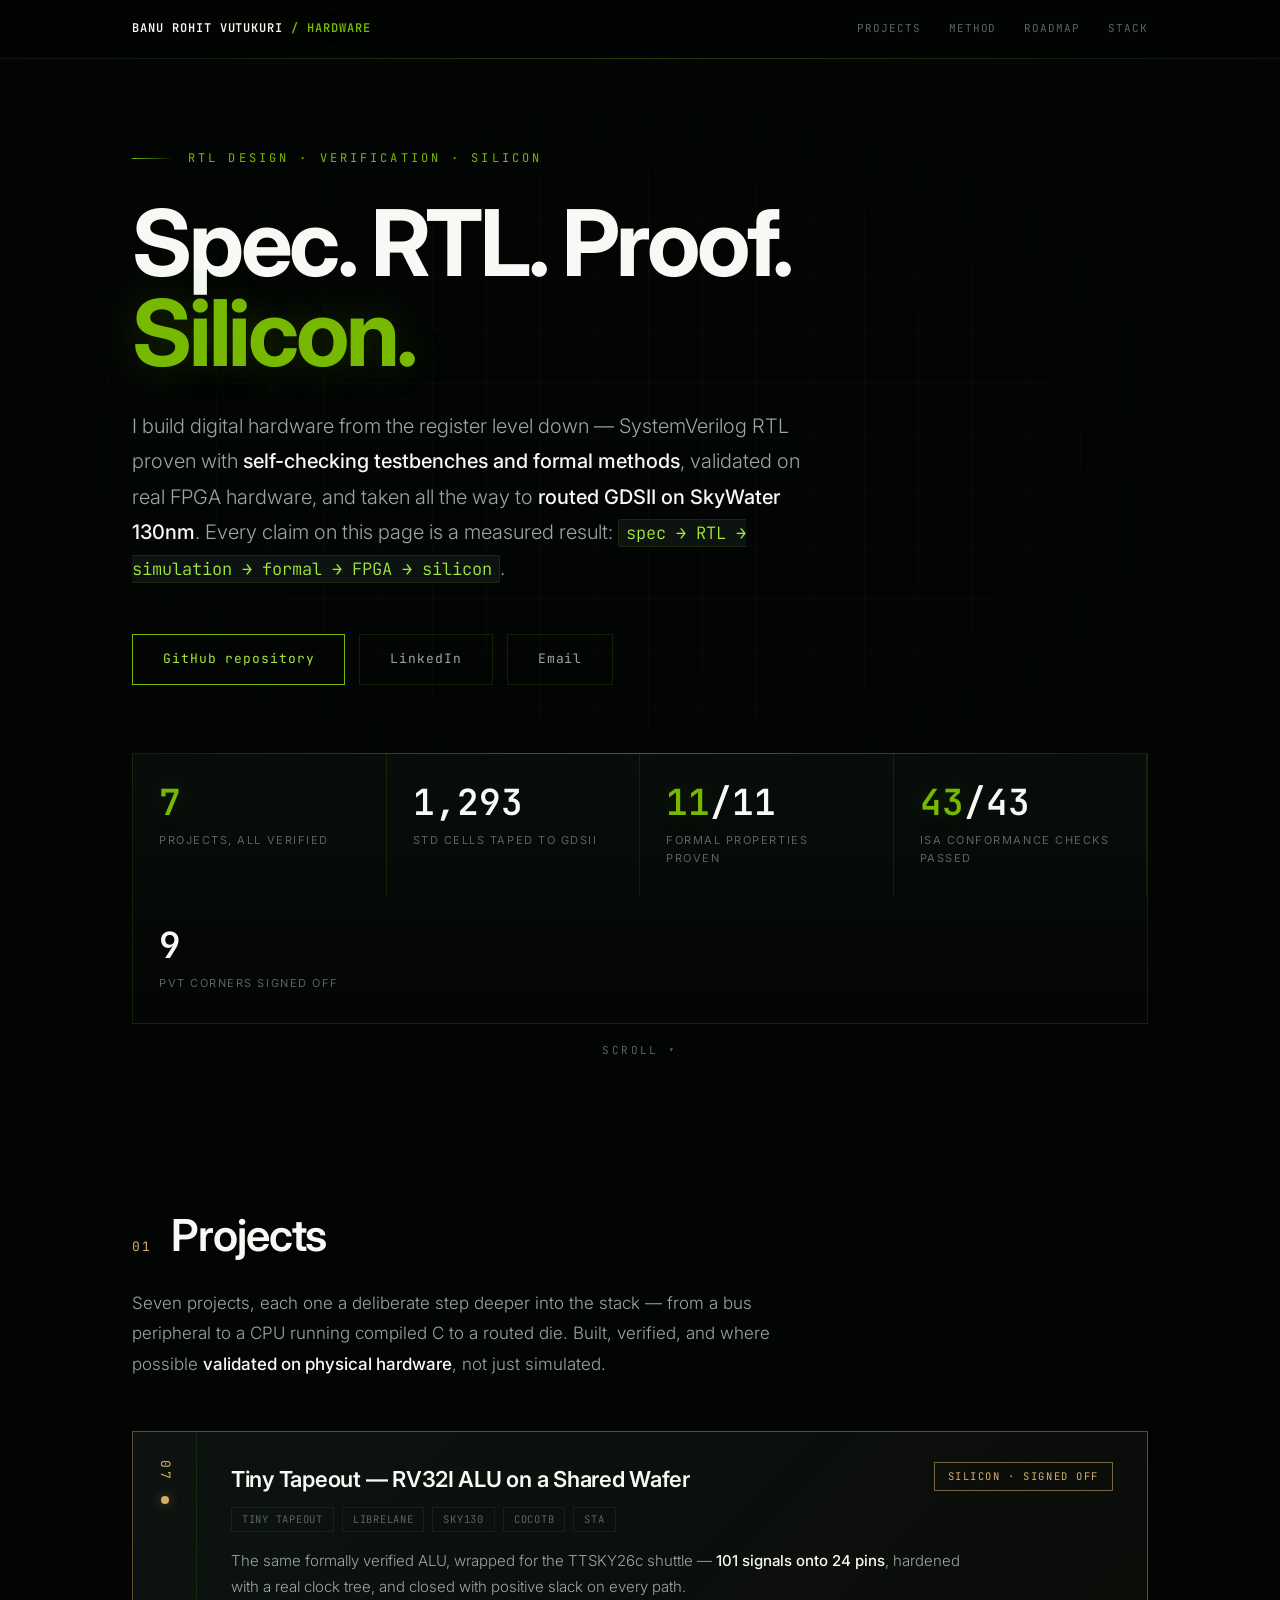
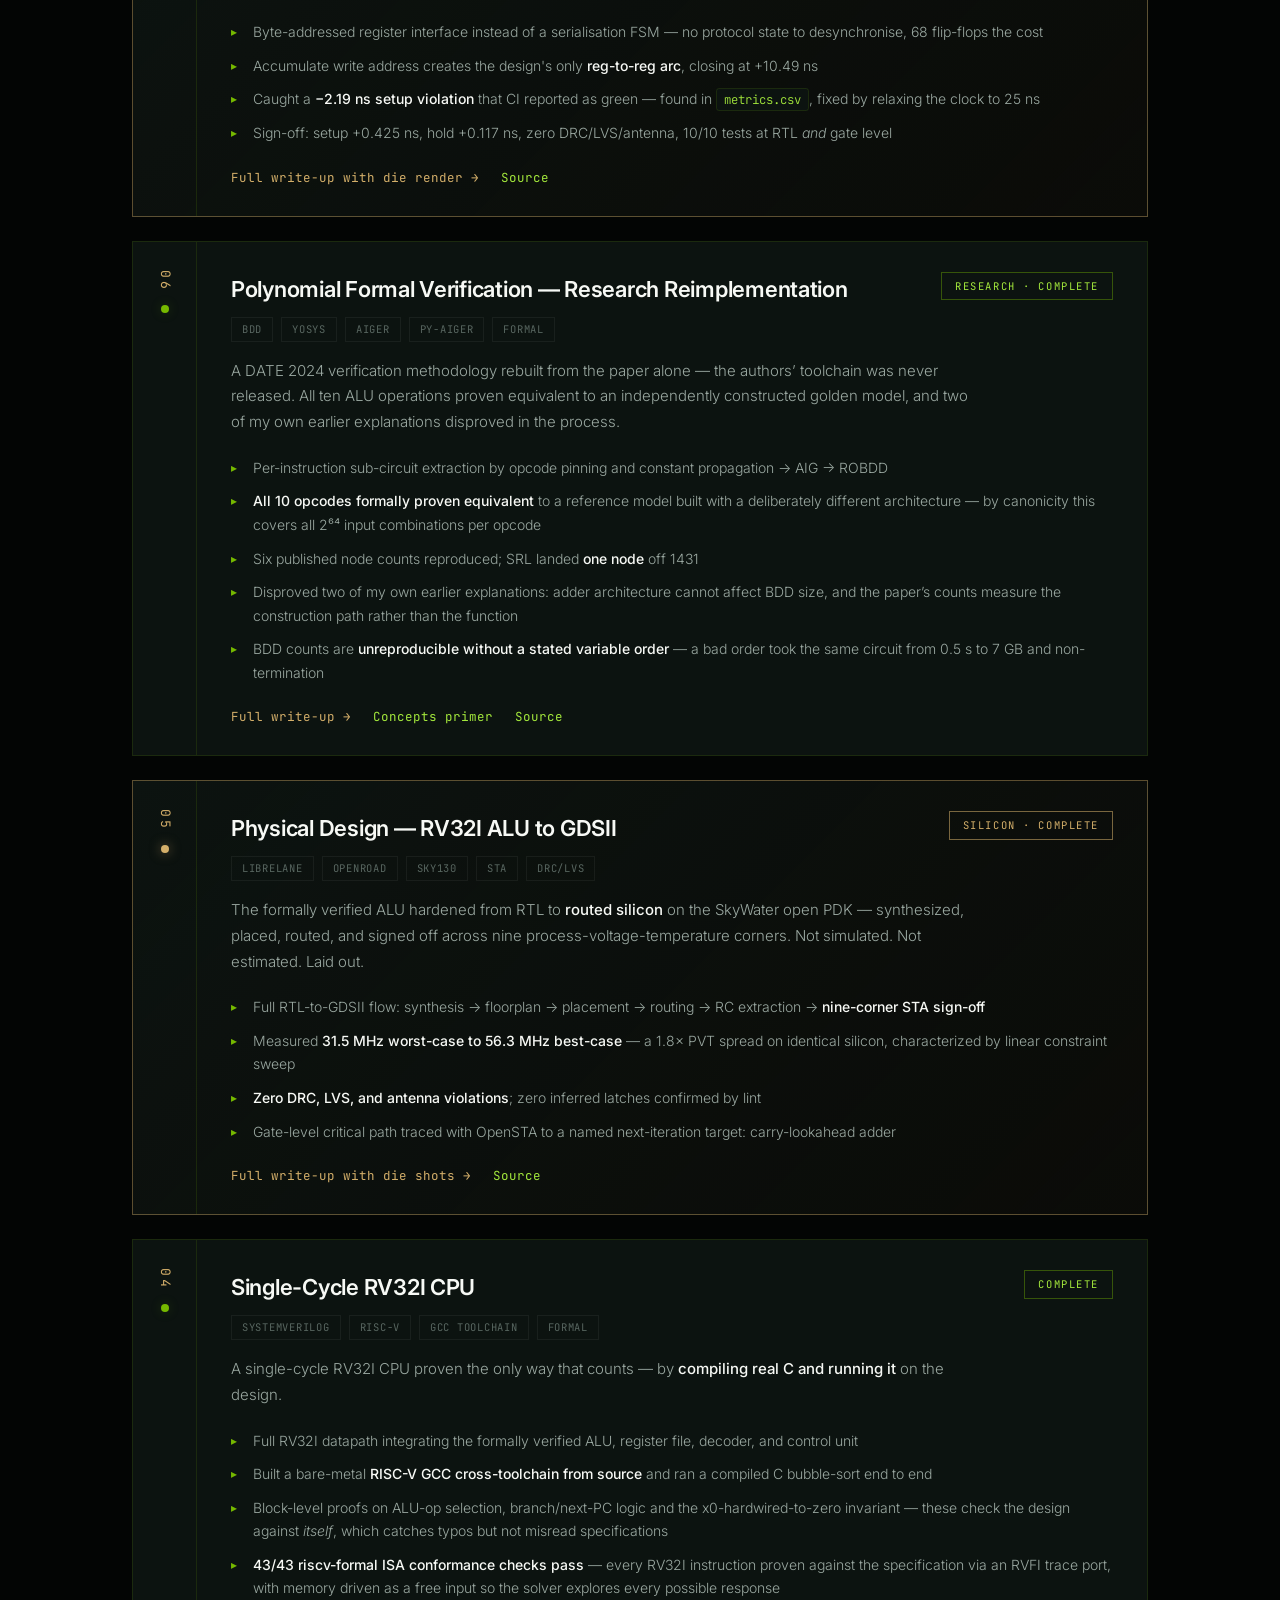
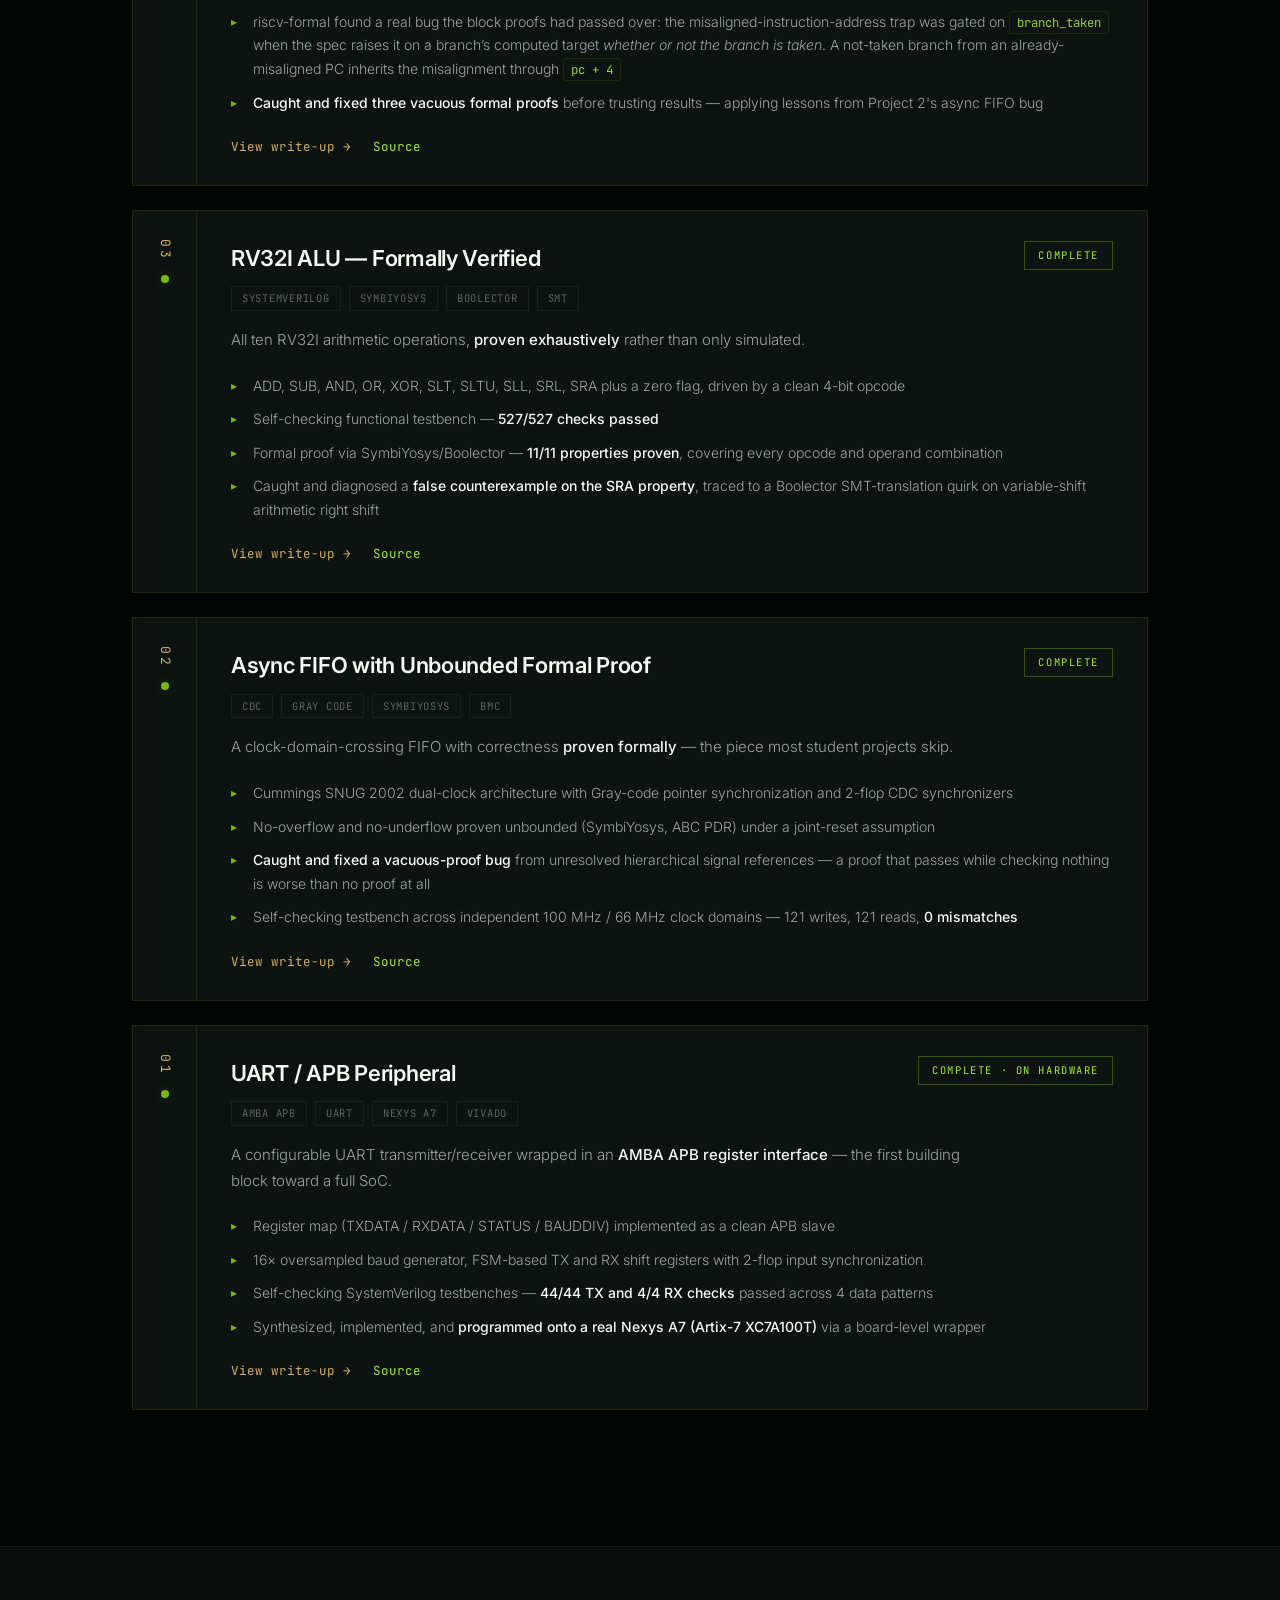
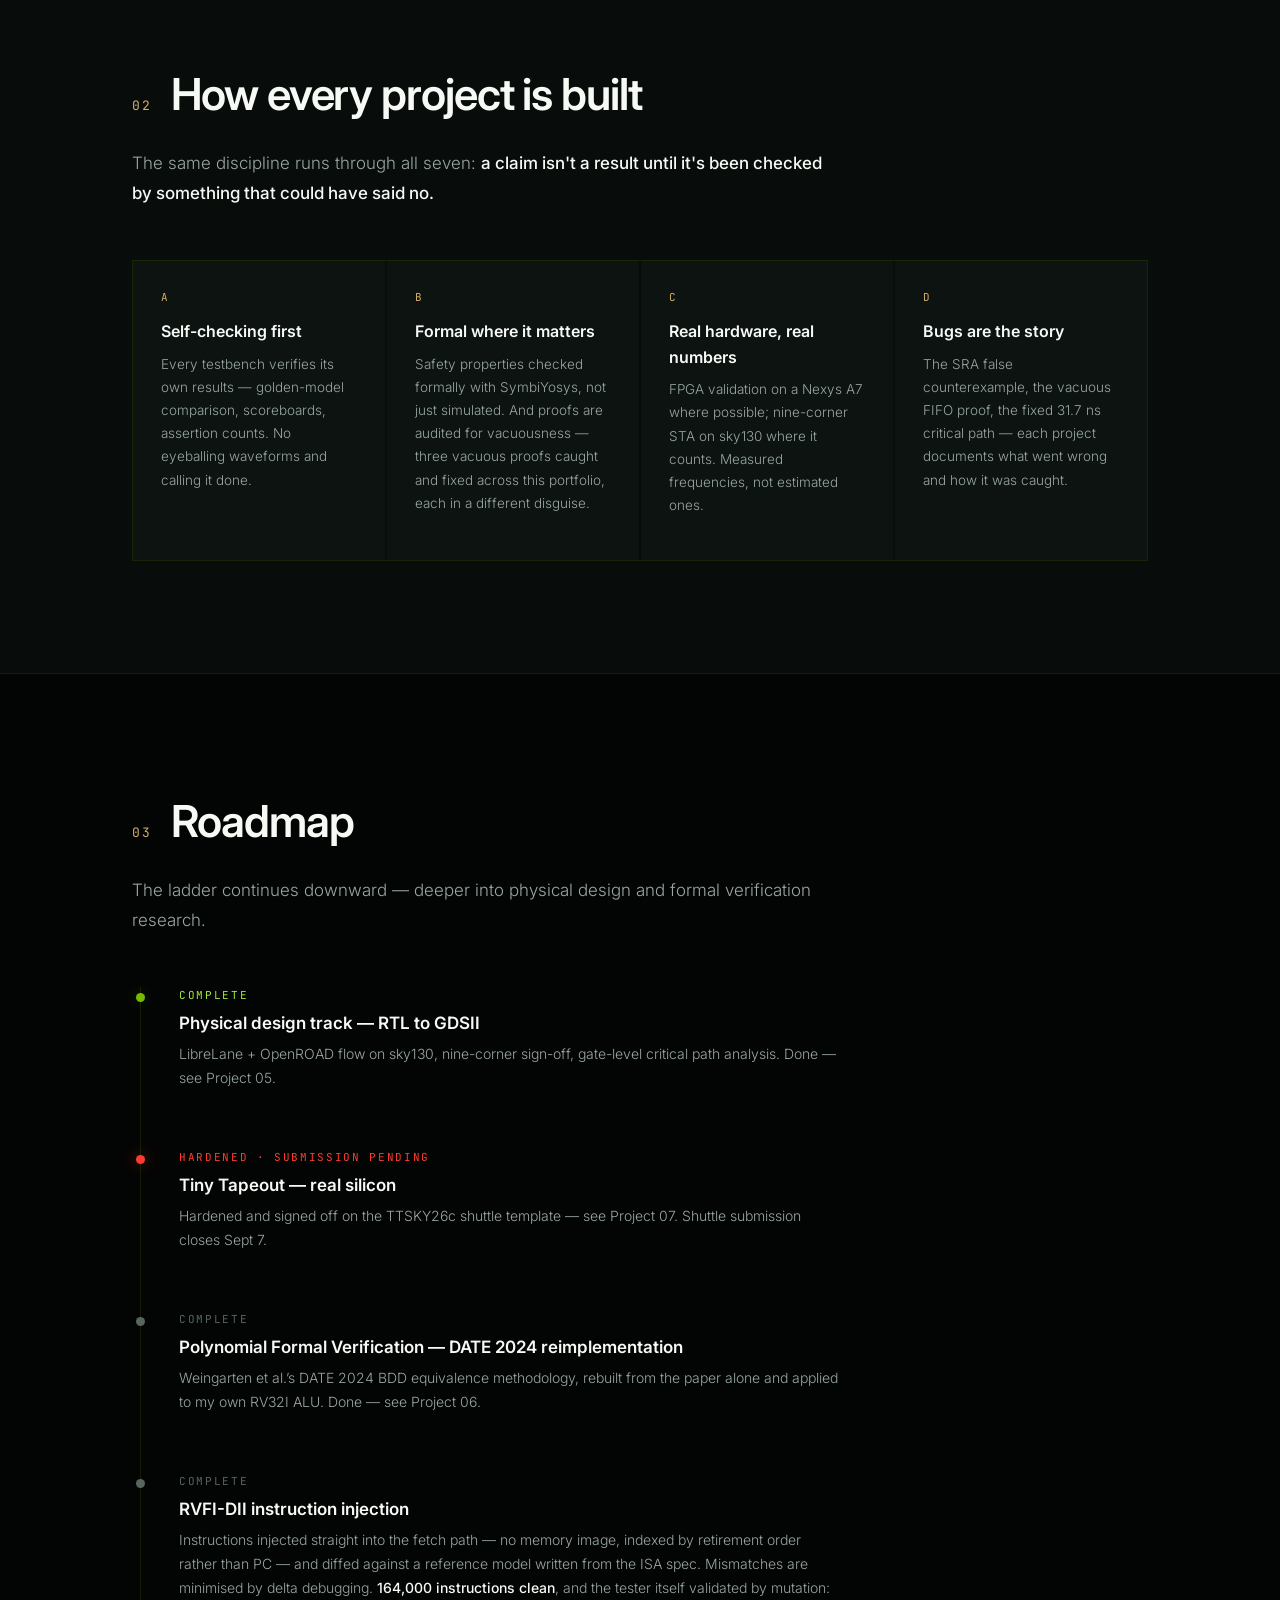
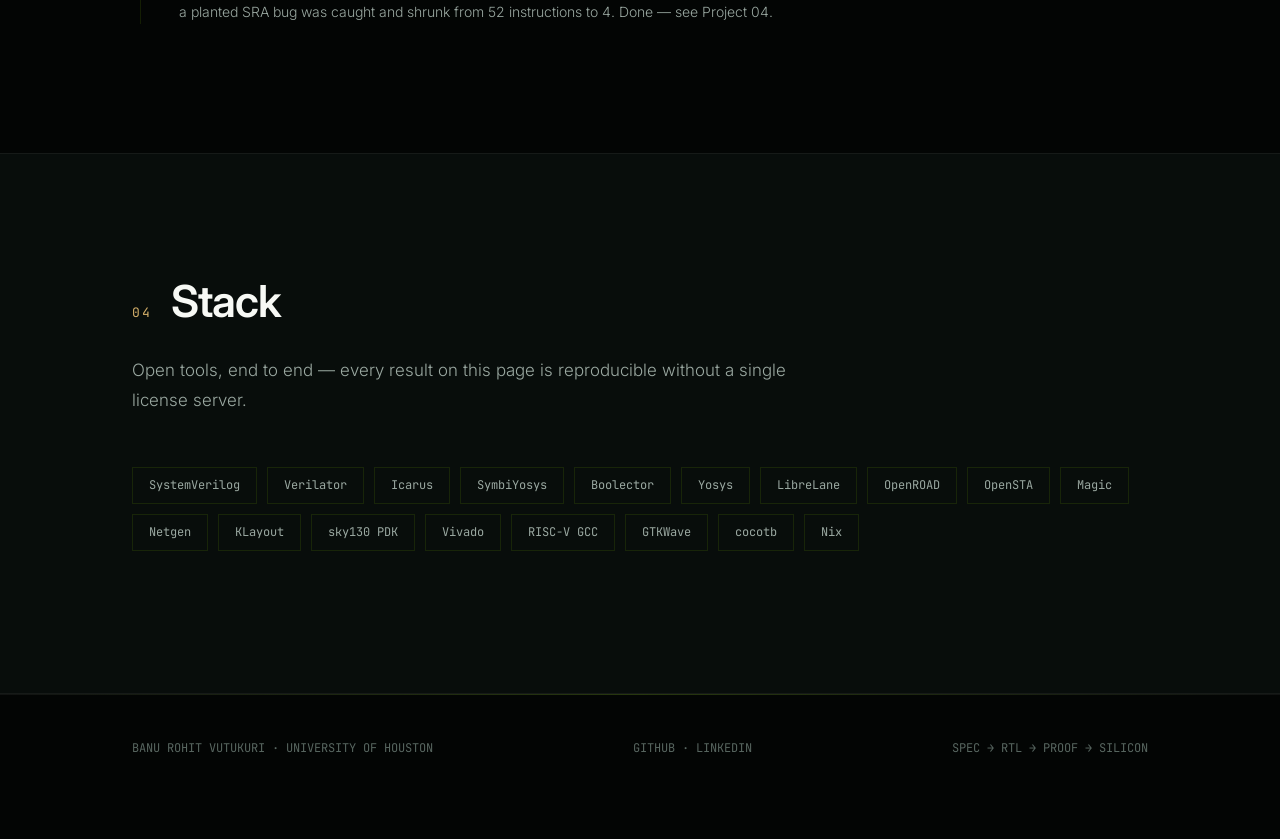
<file: docs/index.html>
<!DOCTYPE html>
<html lang="en">
<head>
<meta charset="UTF-8">
<meta name="viewport" content="width=device-width, initial-scale=1.0">
<title>Banu Rohit Vutukuri — RTL Design and Verification</title>
<meta name="description" content="Digital hardware portfolio: SystemVerilog RTL, formal verification, FPGA validation, and RTL-to-GDSII physical design on SkyWater 130nm.">
<link rel="preconnect" href="https://fonts.googleapis.com">
<link rel="preconnect" href="https://fonts.gstatic.com" crossorigin>
<link href="https://fonts.googleapis.com/css2?family=Inter:wght@300;400;500;600;700&family=JetBrains+Mono:wght@400;500;600&display=swap" rel="stylesheet">
<link rel="stylesheet" href="assets/theme.css">
</head>
<body>

<nav>
  <div class="wrap nav-in">
    <span class="brand">BANU ROHIT VUTUKURI <em>/ HARDWARE</em></span>
    <div class="nav-links">
      <a href="#projects">Projects</a>
      <a href="#method">Method</a>
      <a href="#roadmap">Roadmap</a>
      <a href="#stack">Stack</a>
    </div>
  </div>
</nav>

<header class="hero">
  <div class="wrap">
    <div class="kicker">RTL design · verification · silicon</div>
    <h1>Spec. RTL. Proof.<br><span class="accent">Silicon.</span></h1>
    <p class="hero-sub">I build digital hardware from the register level down — SystemVerilog RTL proven with <strong>self-checking testbenches and formal methods</strong>, validated on real FPGA hardware, and taken all the way to <strong>routed GDSII on SkyWater 130nm</strong>. Every claim on this page is a measured result: <code>spec → RTL → simulation → formal → FPGA → silicon</code>.</p>

    <div class="cta-row">
      <a class="btn" href="https://github.com/Vutukuribanurohit02/fpga-portfolio">GitHub repository</a>
      <a class="btn ghost" href="https://www.linkedin.com/in/banurohit-vutukuri">LinkedIn</a>
      <a class="btn ghost" href="mailto:vutukuribanurohit02@gmail.com">Email</a>
    </div>

    <div class="stat-band">
      <div class="stat"><span class="v"><em data-count="7">0</em></span><span class="k">projects, all verified</span></div>
      <div class="stat"><span class="v" data-count="1293" data-format="int">0</span><span class="k">std cells taped to GDSII</span></div>
      <div class="stat"><span class="v"><em data-count="11">0</em>/11</span><span class="k">formal properties proven</span></div>
      <div class="stat"><span class="v"><em data-count="43">0</em>/43</span><span class="k">ISA conformance checks passed</span></div>
          <div class="stat"><span class="v" data-count="9" data-format="int">0</span><span class="k">PVT corners signed off</span></div>
    </div>
  </div>
  <div class="scroll-hint">SCROLL ▾</div>
</header>

<section id="projects">
  <div class="wrap">
    <div class="sec-head reveal"><span class="sec-idx">01</span><h2>Projects</h2></div>
    <p class="lede reveal">Seven projects, each one a deliberate step deeper into the stack — from a bus peripheral to a CPU running compiled C to a routed die. Built, verified, and where possible <strong>validated on physical hardware</strong>, not just simulated.</p>

    <div class="proj featured-proj reveal">
      <div class="proj-rail"><span class="proj-num">07</span><span class="proj-dot"></span></div>
      <div class="proj-body">
        <div class="proj-top">
          <h3>Tiny Tapeout &mdash; RV32I ALU on a Shared Wafer</h3>
          <span class="badge silicon">Silicon &middot; Signed off</span>
        </div>
        <div class="proj-tags"><span>TINY TAPEOUT</span><span>LIBRELANE</span><span>SKY130</span><span>COCOTB</span><span>STA</span></div>
        <p class="summary">The same formally verified ALU, wrapped for the TTSKY26c shuttle &mdash; <strong>101 signals onto 24 pins</strong>, hardened with a real clock tree, and closed with positive slack on every path.</p>
        <ul>
          <li>Byte-addressed register interface instead of a serialisation FSM &mdash; no protocol state to desynchronise, 68 flip-flops the cost</li>
          <li>Accumulate write address creates the design's only <strong>reg-to-reg arc</strong>, closing at +10.49 ns</li>
          <li>Caught a <strong>&minus;2.19 ns setup violation</strong> that CI reported as green &mdash; found in <code>metrics.csv</code>, fixed by relaxing the clock to 25 ns</li>
          <li>Sign-off: setup +0.425 ns, hold +0.117 ns, zero DRC/LVS/antenna, 10/10 tests at RTL <em>and</em> gate level</li>
        </ul>
        <div class="proj-links">
          <a class="featured" href="project7-tiny-tapeout/">Full write-up with die render &rarr;</a>
          <a href="https://github.com/Vutukuribanurohit02/ttsky26c-rv32i-alu">Source</a>
        </div>
      </div>
    </div>

    <div class="proj reveal">
      <div class="proj-rail"><span class="proj-num">06</span><span class="proj-dot"></span></div>
      <div class="proj-body">
        <div class="proj-top">
          <h3>Polynomial Formal Verification &mdash; Research Reimplementation</h3>
          <span class="badge">Research &middot; Complete</span>
        </div>
        <div class="proj-tags"><span>BDD</span><span>YOSYS</span><span>AIGER</span><span>PY-AIGER</span><span>FORMAL</span></div>
        <p class="summary">A DATE&nbsp;2024 verification methodology rebuilt from the paper alone &mdash; the authors&rsquo; toolchain was never released. All ten ALU operations proven equivalent to an independently constructed golden model, and two of my own earlier explanations disproved in the process.</p>
        <ul>
                    <li>Per-instruction sub-circuit extraction by opcode pinning and constant propagation &rarr; AIG &rarr; ROBDD</li>
          <li><strong>All 10 opcodes formally proven equivalent</strong> to a reference model built with a deliberately different architecture &mdash; by canonicity this covers all 2&#8310;&#8308; input combinations per opcode</li>
          <li>Six published node counts reproduced; SRL landed <strong>one node</strong> off 1431</li>
          <li>Disproved two of my own earlier explanations: adder architecture cannot affect BDD size, and the paper&rsquo;s counts measure the construction path rather than the function</li>
          <li>BDD counts are <strong>unreproducible without a stated variable order</strong> &mdash; a bad order took the same circuit from 0.5&nbsp;s to 7&nbsp;GB and non-termination</li>
        </ul>
        <div class="proj-links">
          <a class="featured" href="project6-pfv/">Full write-up &rarr;</a>
          <a href="https://github.com/Vutukuribanurohit02/fpga-portfolio/blob/main/project6-pfv/CONCEPTS.md">Concepts primer</a>
          <a href="https://github.com/Vutukuribanurohit02/fpga-portfolio/tree/main/project6-pfv">Source</a>
        </div>
      </div>
    </div>

    <div class="proj featured-proj reveal">
      <div class="proj-rail"><span class="proj-num">05</span><span class="proj-dot"></span></div>
      <div class="proj-body">
        <div class="proj-top">
          <h3>Physical Design — RV32I ALU to GDSII</h3>
          <span class="badge silicon">Silicon · Complete</span>
        </div>
        <div class="proj-tags"><span>LIBRELANE</span><span>OPENROAD</span><span>SKY130</span><span>STA</span><span>DRC/LVS</span></div>
        <p class="summary">The formally verified ALU hardened from RTL to <strong>routed silicon</strong> on the SkyWater open PDK — synthesized, placed, routed, and signed off across nine process-voltage-temperature corners. Not simulated. Not estimated. Laid out.</p>
        <ul>
          <li>Full RTL-to-GDSII flow: synthesis → floorplan → placement → routing → RC extraction → <strong>nine-corner STA sign-off</strong></li>
          <li>Measured <strong>31.5 MHz worst-case to 56.3 MHz best-case</strong> — a 1.8× PVT spread on identical silicon, characterized by linear constraint sweep</li>
          <li><strong>Zero DRC, LVS, and antenna violations</strong>; zero inferred latches confirmed by lint</li>
          <li>Gate-level critical path traced with OpenSTA to a named next-iteration target: carry-lookahead adder</li>
        </ul>
        <div class="proj-links">
          <a class="featured" href="project5-physical-design/">Full write-up with die shots →</a>
          <a href="https://github.com/Vutukuribanurohit02/fpga-portfolio/tree/main/project5-physical-design">Source</a>
        </div>
      </div>
    </div>

    <div class="proj reveal">
      <div class="proj-rail"><span class="proj-num">04</span><span class="proj-dot"></span></div>
      <div class="proj-body">
        <div class="proj-top">
          <h3>Single-Cycle RV32I CPU</h3>
          <span class="badge">Complete</span>
        </div>
        <div class="proj-tags"><span>SYSTEMVERILOG</span><span>RISC-V</span><span>GCC TOOLCHAIN</span><span>FORMAL</span></div>
        <p class="summary">A single-cycle RV32I CPU proven the only way that counts — by <strong>compiling real C and running it</strong> on the design.</p>
        <ul>
          <li>Full RV32I datapath integrating the formally verified ALU, register file, decoder, and control unit</li>
          <li>Built a bare-metal <strong>RISC-V GCC cross-toolchain from source</strong> and ran a compiled C bubble-sort end to end</li>
          <li>Block-level proofs on ALU-op selection, branch/next-PC logic and the x0-hardwired-to-zero invariant &mdash; these check the design against <em>itself</em>, which catches typos but not misread specifications</li>
              <li><strong>43/43 riscv-formal ISA conformance checks pass</strong> &mdash; every RV32I instruction proven against the specification via an RVFI trace port, with memory driven as a free input so the solver explores every possible response</li>
              <li>riscv-formal found a real bug the block proofs had passed over: the misaligned-instruction-address trap was gated on <code>branch_taken</code> when the spec raises it on a branch&rsquo;s computed target <em>whether or not the branch is taken</em>. A not-taken branch from an already-misaligned PC inherits the misalignment through <code>pc + 4</code></li>
          <li><strong>Caught and fixed three vacuous formal proofs</strong> before trusting results — applying lessons from Project 2's async FIFO bug</li>
        </ul>
        <div class="proj-links">
          <a class="featured" href="project4-rv32i-cpu/">View write-up →</a>
          <a href="https://github.com/Vutukuribanurohit02/fpga-portfolio/tree/main/project4-rv32i-cpu">Source</a>
        </div>
      </div>
    </div>

    <div class="proj reveal">
      <div class="proj-rail"><span class="proj-num">03</span><span class="proj-dot"></span></div>
      <div class="proj-body">
        <div class="proj-top">
          <h3>RV32I ALU — Formally Verified</h3>
          <span class="badge">Complete</span>
        </div>
        <div class="proj-tags"><span>SYSTEMVERILOG</span><span>SYMBIYOSYS</span><span>BOOLECTOR</span><span>SMT</span></div>
        <p class="summary">All ten RV32I arithmetic operations, <strong>proven exhaustively</strong> rather than only simulated.</p>
        <ul>
          <li>ADD, SUB, AND, OR, XOR, SLT, SLTU, SLL, SRL, SRA plus a zero flag, driven by a clean 4-bit opcode</li>
          <li>Self-checking functional testbench — <strong>527/527 checks passed</strong></li>
          <li>Formal proof via SymbiYosys/Boolector — <strong>11/11 properties proven</strong>, covering every opcode and operand combination</li>
          <li>Caught and diagnosed a <strong>false counterexample on the SRA property</strong>, traced to a Boolector SMT-translation quirk on variable-shift arithmetic right shift</li>
        </ul>
        <div class="proj-links">
          <a class="featured" href="project3-rv32i-alu/">View write-up →</a>
          <a href="https://github.com/Vutukuribanurohit02/fpga-portfolio/tree/main/project3-rv32i-alu">Source</a>
        </div>
      </div>
    </div>

    <div class="proj reveal">
      <div class="proj-rail"><span class="proj-num">02</span><span class="proj-dot"></span></div>
      <div class="proj-body">
        <div class="proj-top">
          <h3>Async FIFO with Unbounded Formal Proof</h3>
          <span class="badge">Complete</span>
        </div>
        <div class="proj-tags"><span>CDC</span><span>GRAY CODE</span><span>SYMBIYOSYS</span><span>BMC</span></div>
        <p class="summary">A clock-domain-crossing FIFO with correctness <strong>proven formally</strong> — the piece most student projects skip.</p>
        <ul>
          <li>Cummings SNUG 2002 dual-clock architecture with Gray-code pointer synchronization and 2-flop CDC synchronizers</li>
          <li>No-overflow and no-underflow proven unbounded (SymbiYosys, ABC PDR) under a joint-reset assumption</li>
          <li><strong>Caught and fixed a vacuous-proof bug</strong> from unresolved hierarchical signal references — a proof that passes while checking nothing is worse than no proof at all</li>
          <li>Self-checking testbench across independent 100 MHz / 66 MHz clock domains — 121 writes, 121 reads, <strong>0 mismatches</strong></li>
        </ul>
        <div class="proj-links">
          <a class="featured" href="project2-async-fifo/">View write-up →</a>
          <a href="https://github.com/Vutukuribanurohit02/fpga-portfolio/tree/main/project2-async-fifo">Source</a>
        </div>
      </div>
    </div>

    <div class="proj reveal">
      <div class="proj-rail"><span class="proj-num">01</span><span class="proj-dot"></span></div>
      <div class="proj-body">
        <div class="proj-top">
          <h3>UART / APB Peripheral</h3>
          <span class="badge">Complete · On Hardware</span>
        </div>
        <div class="proj-tags"><span>AMBA APB</span><span>UART</span><span>NEXYS A7</span><span>VIVADO</span></div>
        <p class="summary">A configurable UART transmitter/receiver wrapped in an <strong>AMBA APB register interface</strong> — the first building block toward a full SoC.</p>
        <ul>
          <li>Register map (TXDATA / RXDATA / STATUS / BAUDDIV) implemented as a clean APB slave</li>
          <li>16× oversampled baud generator, FSM-based TX and RX shift registers with 2-flop input synchronization</li>
          <li>Self-checking SystemVerilog testbenches — <strong>44/44 TX and 4/4 RX checks</strong> passed across 4 data patterns</li>
          <li>Synthesized, implemented, and <strong>programmed onto a real Nexys A7 (Artix-7 XC7A100T)</strong> via a board-level wrapper</li>
        </ul>
        <div class="proj-links">
          <a class="featured" href="project1-uart/">View write-up →</a>
          <a href="https://github.com/Vutukuribanurohit02/fpga-portfolio/tree/main/project1-uart">Source</a>
        </div>
      </div>
    </div>
  </div>
</section>

<section class="alt" id="method">
  <div class="wrap">
    <div class="sec-head reveal"><span class="sec-idx">02</span><h2>How every project is built</h2></div>
    <p class="lede reveal">The same discipline runs through all seven: <strong>a claim isn't a result until it's been checked by something that could have said no.</strong></p>
    <div class="method reveal">
      <div class="m-cell">
        <span class="m-idx">A</span>
        <h3>Self-checking first</h3>
        <p>Every testbench verifies its own results — golden-model comparison, scoreboards, assertion counts. No eyeballing waveforms and calling it done.</p>
      </div>
      <div class="m-cell">
        <span class="m-idx">B</span>
        <h3>Formal where it matters</h3>
        <p>Safety properties checked formally with SymbiYosys, not just simulated. And proofs are audited for vacuousness — three vacuous proofs caught and fixed across this portfolio, each in a different disguise.</p>
      </div>
      <div class="m-cell">
        <span class="m-idx">C</span>
        <h3>Real hardware, real numbers</h3>
        <p>FPGA validation on a Nexys A7 where possible; nine-corner STA on sky130 where it counts. Measured frequencies, not estimated ones.</p>
      </div>
      <div class="m-cell">
        <span class="m-idx">D</span>
        <h3>Bugs are the story</h3>
        <p>The SRA false counterexample, the vacuous FIFO proof, the fixed 31.7 ns critical path — each project documents what went wrong and how it was caught.</p>
      </div>
    </div>
  </div>
</section>

<section id="roadmap">
  <div class="wrap">
    <div class="sec-head reveal"><span class="sec-idx">03</span><h2>Roadmap</h2></div>
    <p class="lede reveal">The ladder continues downward — deeper into physical design and formal verification research.</p>
    <div class="road reveal">
      <div class="road-item done">
        <span class="r-tag">Complete</span>
        <h3>Physical design track — RTL to GDSII</h3>
        <p>LibreLane + OpenROAD flow on sky130, nine-corner sign-off, gate-level critical path analysis. Done — see Project 05.</p>
      </div>
      <div class="road-item next">
        <span class="r-tag">Hardened · submission pending</span>
        <h3>Tiny Tapeout — real silicon</h3>
        <p>Hardened and signed off on the TTSKY26c shuttle template — see Project 07. Shuttle submission closes Sept 7.</p>
      </div>
      <div class="road-item">
        <span class="r-tag">Complete</span>
        <h3>Polynomial Formal Verification — DATE 2024 reimplementation</h3>
        <p>Weingarten et al.&rsquo;s DATE 2024 BDD equivalence methodology, rebuilt from the paper alone and applied to my own RV32I ALU. Done &mdash; see Project 06.</p>
      </div>
      <div class="road-item">
        <span class="r-tag">Complete</span>
        <h3>RVFI-DII instruction injection</h3>
        <p>Instructions injected straight into the fetch path &mdash; no memory image, indexed by retirement order rather than PC &mdash; and diffed against a reference model written from the ISA spec. Mismatches are minimised by delta debugging. <strong>164,000 instructions clean</strong>, and the tester itself validated by mutation: a planted SRA bug was caught and shrunk from 52 instructions to 4. Done &mdash; see Project 04.</p>
      </div>
    </div>
  </div>
</section>

<section class="alt" id="stack">
  <div class="wrap">
    <div class="sec-head reveal"><span class="sec-idx">04</span><h2>Stack</h2></div>
    <p class="lede reveal">Open tools, end to end — every result on this page is reproducible without a single license server.</p>
    <div class="tools reveal">
      <span>SystemVerilog</span><span>Verilator</span><span>Icarus</span><span>SymbiYosys</span><span>Boolector</span><span>Yosys</span><span>LibreLane</span><span>OpenROAD</span><span>OpenSTA</span><span>Magic</span><span>Netgen</span><span>KLayout</span><span>sky130 PDK</span><span>Vivado</span><span>RISC-V GCC</span><span>GTKWave</span><span>cocotb</span><span>Nix</span>
    </div>
  </div>
</section>

<footer>
  <div class="wrap f-in">
    <span>BANU ROHIT VUTUKURI · UNIVERSITY OF HOUSTON</span>
    <span><a href="https://github.com/Vutukuribanurohit02">GITHUB</a> · <a href="https://www.linkedin.com/in/banurohit-vutukuri">LINKEDIN</a></span>
    <span>SPEC → RTL → PROOF → SILICON</span>
  </div>
</footer>

<script>
  const io = new IntersectionObserver((entries)=>{
    entries.forEach(e=>{ if(e.isIntersecting){ e.target.classList.add('in'); io.unobserve(e.target);} });
  },{threshold:0.1});
  document.querySelectorAll('.reveal').forEach(el=>io.observe(el));

  const cio = new IntersectionObserver((entries)=>{
    entries.forEach(e=>{
      if(!e.isIntersecting) return;
      const el = e.target; cio.unobserve(el);
      const target = parseFloat(el.dataset.count);
      const isInt = el.dataset.format === 'int' || Number.isInteger(target);
      const t0 = performance.now(), dur = 1300;
      function tick(t){
        const p = Math.min((t - t0)/dur, 1);
        const eased = 1 - Math.pow(1 - p, 3);
        const v = target * eased;
        el.textContent = isInt ? Math.round(v).toLocaleString() : v.toFixed(1);
        if(p < 1) requestAnimationFrame(tick);
      }
      requestAnimationFrame(tick);
    });
  },{threshold:0.5});
  document.querySelectorAll('[data-count]').forEach(el=>cio.observe(el));
</script>

</body>
</html>
</file>
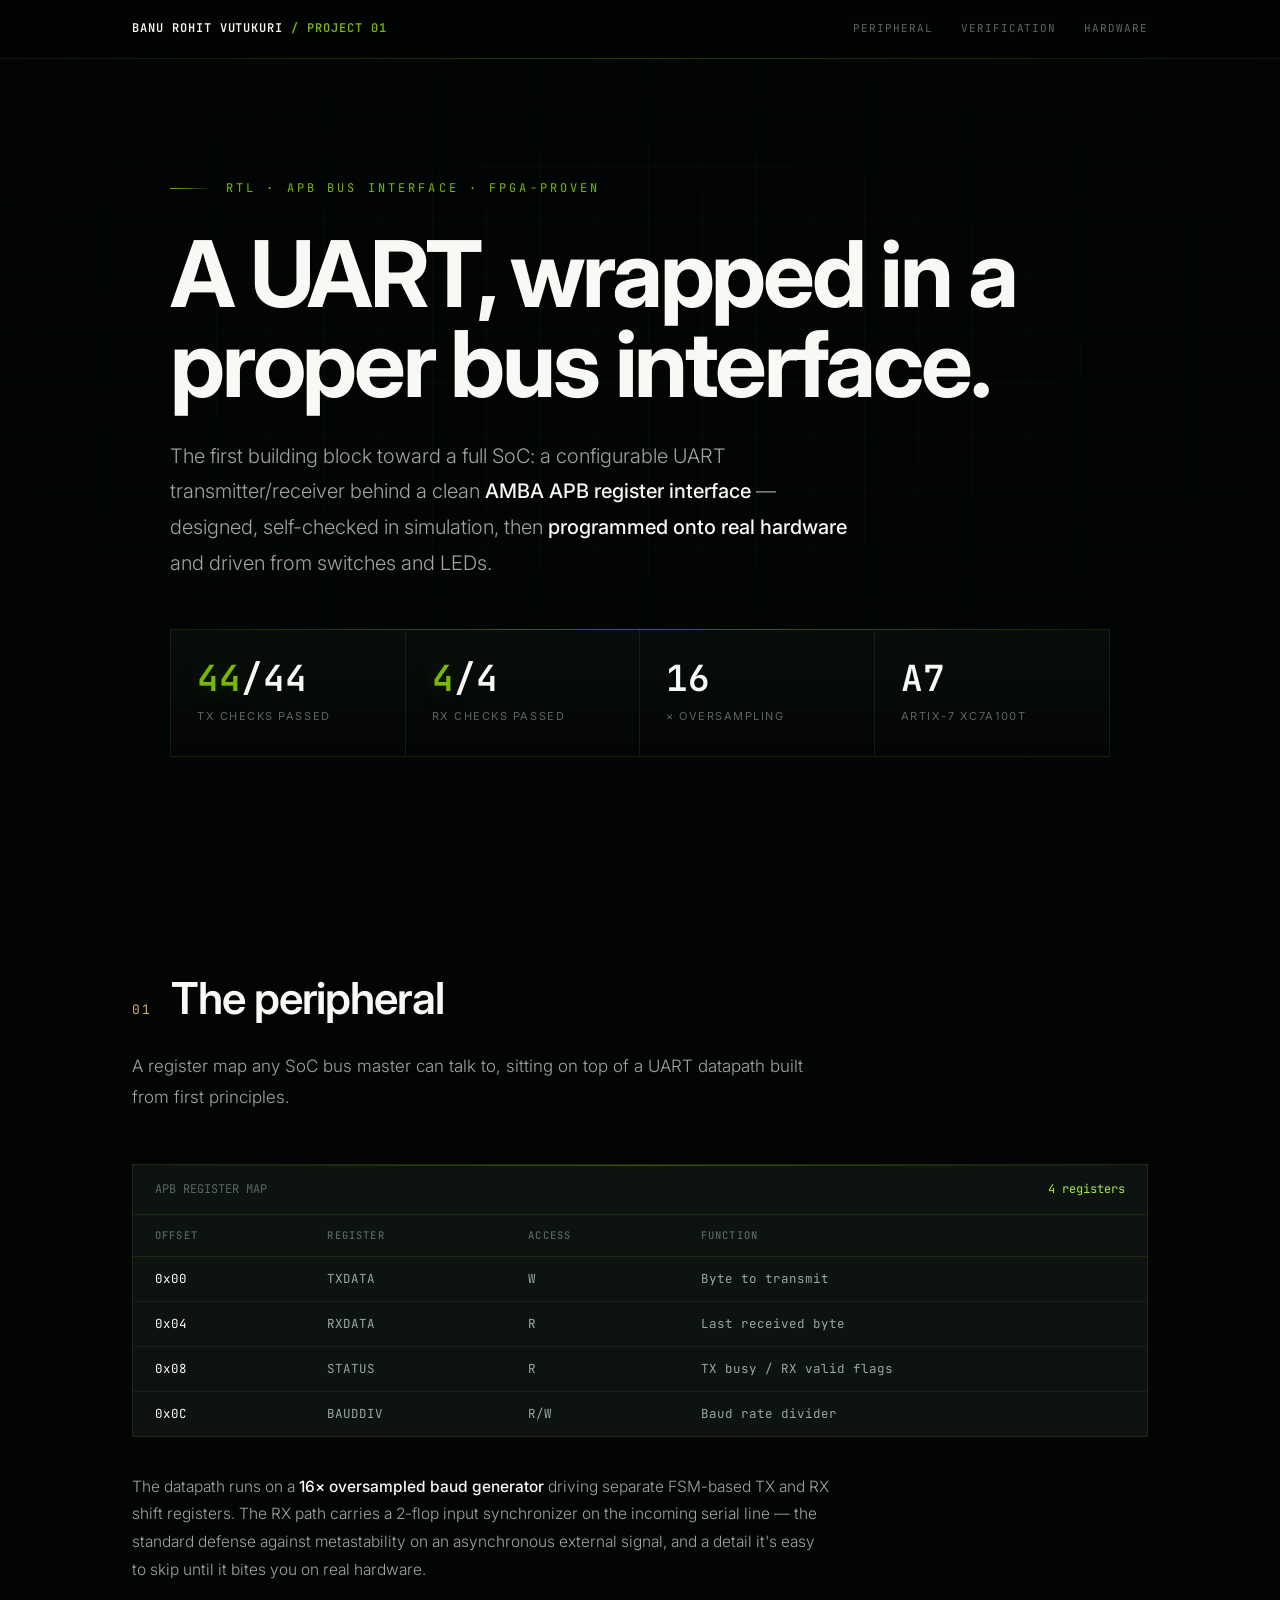
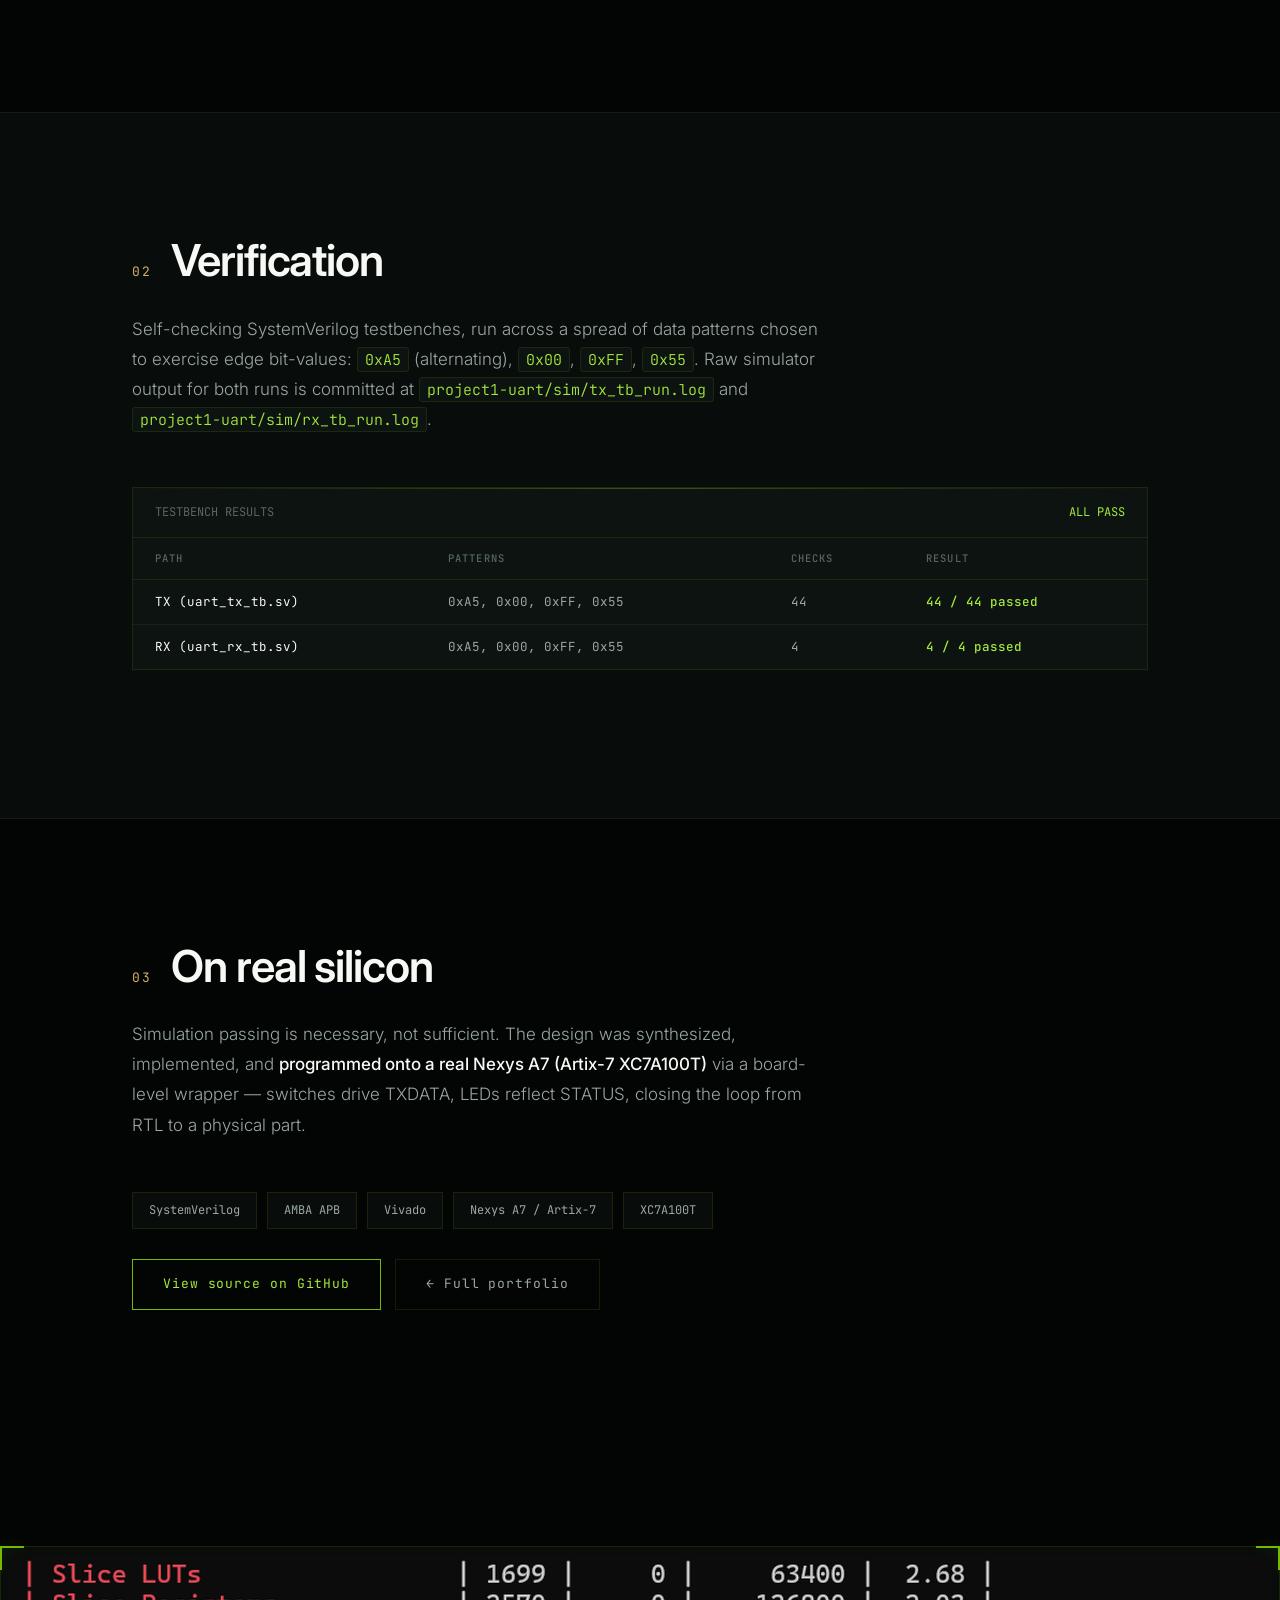
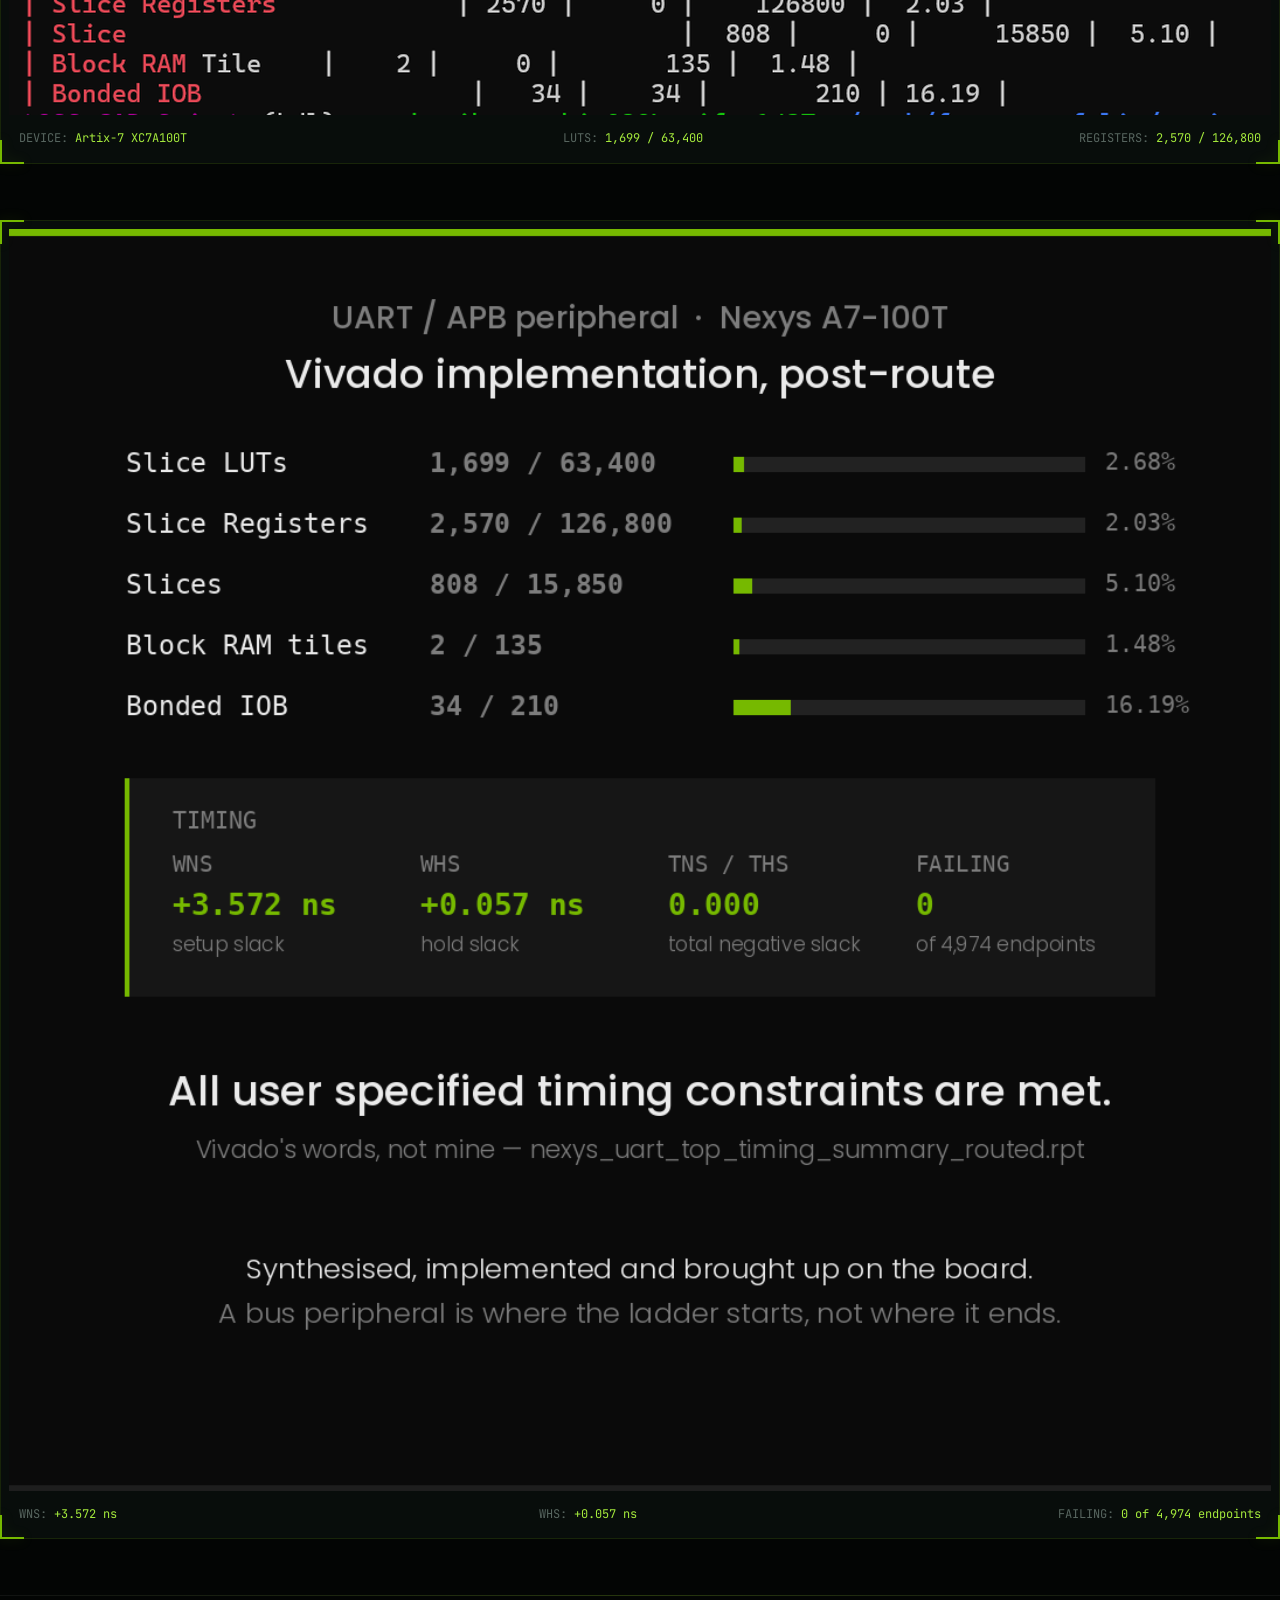
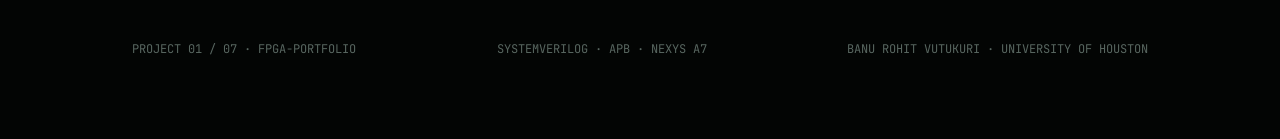
<file: docs/project1-uart/index.html>
<!DOCTYPE html>
<html lang="en">
<head>
<meta charset="UTF-8">
<meta name="viewport" content="width=device-width, initial-scale=1.0">
<title>UART / APB Peripheral — Banu Rohit Vutukuri</title>
<link rel="preconnect" href="https://fonts.googleapis.com">
<link rel="preconnect" href="https://fonts.gstatic.com" crossorigin>
<link href="https://fonts.googleapis.com/css2?family=Inter:wght@300;400;500;600;700&family=JetBrains+Mono:wght@400;500;600&display=swap" rel="stylesheet">
<link rel="stylesheet" href="../assets/theme.css">
</head>
<body>

<nav>
  <div class="wrap nav-in">
    <span class="brand">BANU ROHIT VUTUKURI <em>/ PROJECT 01</em></span>
    <div class="nav-links">
      <a href="#peripheral">Peripheral</a>
      <a href="#verify">Verification</a>
      <a href="#hardware">Hardware</a>
    </div>
  </div>
</nav>

<header class="hero">
  <div class="wrap">
    <div class="kicker">RTL · APB bus interface · FPGA-proven</div>
    <h1>A UART, wrapped in a proper bus interface.</h1>
    <p class="hero-sub">The first building block toward a full SoC: a configurable UART transmitter/receiver behind a clean <strong>AMBA APB register interface</strong> — designed, self-checked in simulation, then <strong>programmed onto real hardware</strong> and driven from switches and LEDs.</p>
    <div class="stat-band">
      <div class="stat"><span class="v"><em data-count="44">0</em>/44</span><span class="k">TX checks passed</span></div>
      <div class="stat"><span class="v"><em data-count="4">0</em>/4</span><span class="k">RX checks passed</span></div>
      <div class="stat"><span class="v" data-count="16" data-format="int">0</span><span class="k">× oversampling</span></div>
      <div class="stat"><span class="v">A7</span><span class="k">Artix-7 XC7A100T</span></div>
    </div>
  </div>
</header>

<section id="peripheral">
  <div class="wrap">
    <div class="sec-head reveal"><span class="sec-idx">01</span><h2>The peripheral</h2></div>
    <p class="lede reveal">A register map any SoC bus master can talk to, sitting on top of a UART datapath built from first principles.</p>

    <div class="report reveal">
      <div class="rhead"><span>APB REGISTER MAP</span><span class="ok">4 registers</span></div>
      <table>
        <thead><tr><th>Offset</th><th>Register</th><th>Access</th><th>Function</th></tr></thead>
        <tbody>
          <tr><td class="cn">0x00</td><td>TXDATA</td><td>W</td><td>Byte to transmit</td></tr>
          <tr><td class="cn">0x04</td><td>RXDATA</td><td>R</td><td>Last received byte</td></tr>
          <tr><td class="cn">0x08</td><td>STATUS</td><td>R</td><td>TX busy / RX valid flags</td></tr>
          <tr><td class="cn">0x0C</td><td>BAUDDIV</td><td>R/W</td><td>Baud rate divider</td></tr>
        </tbody>
      </table>
    </div>

    <p class="reveal">The datapath runs on a <strong>16× oversampled baud generator</strong> driving separate FSM-based TX and RX shift registers. The RX path carries a 2-flop input synchronizer on the incoming serial line — the standard defense against metastability on an asynchronous external signal, and a detail it's easy to skip until it bites you on real hardware.</p>
  </div>
</section>

<section class="alt" id="verify">
  <div class="wrap">
    <div class="sec-head reveal"><span class="sec-idx">02</span><h2>Verification</h2></div>
    <p class="lede reveal">Self-checking SystemVerilog testbenches, run across a spread of data patterns chosen to exercise edge bit-values: <code>0xA5</code> (alternating), <code>0x00</code>, <code>0xFF</code>, <code>0x55</code>. Raw simulator output for both runs is committed at <code>project1-uart/sim/tx_tb_run.log</code> and <code>project1-uart/sim/rx_tb_run.log</code>.</p>
    <div class="report reveal">
      <div class="rhead"><span>TESTBENCH RESULTS</span><span class="ok">ALL PASS</span></div>
      <table>
        <thead><tr><th>Path</th><th>Patterns</th><th>Checks</th><th>Result</th></tr></thead>
        <tbody>
          <tr><td class="cn">TX (uart_tx_tb.sv)</td><td>0xA5, 0x00, 0xFF, 0x55</td><td>44</td><td class="ok-cell">44 / 44 passed</td></tr>
          <tr><td class="cn">RX (uart_rx_tb.sv)</td><td>0xA5, 0x00, 0xFF, 0x55</td><td>4</td><td class="ok-cell">4 / 4 passed</td></tr>
        </tbody>
      </table>
    </div>
  </div>
</section>

<section id="hardware">
  <div class="wrap">
    <div class="sec-head reveal"><span class="sec-idx">03</span><h2>On real silicon</h2></div>
    <p class="lede reveal">Simulation passing is necessary, not sufficient. The design was synthesized, implemented, and <strong>programmed onto a real Nexys A7 (Artix-7 XC7A100T)</strong> via a board-level wrapper — switches drive TXDATA, LEDs reflect STATUS, closing the loop from RTL to a physical part.</p>
    <div class="tools reveal">
      <span>SystemVerilog</span><span>AMBA APB</span><span>Vivado</span><span>Nexys A7 / Artix-7</span><span>XC7A100T</span>
    </div>
    <div class="cta-row reveal">
      <a class="btn" href="https://github.com/Vutukuribanurohit02/fpga-portfolio/tree/main/project1-uart">View source on GitHub</a>
      <a class="btn ghost" href="../">← Full portfolio</a>
    </div>
  </div>
</section>

<div class="die-frame reveal">
  <div class="corner tl"></div><div class="corner tr"></div><div class="corner bl"></div><div class="corner br"></div>
  <img src="images/p01-vivado-utilisation.png" alt="Vivado post-place utilisation on the Artix-7 XC7A100T" loading="lazy">
  <div class="die-cap">
    <span>DEVICE: <span class="meta">Artix-7 XC7A100T</span></span>
    <span>LUTS: <span class="meta">1,699 / 63,400</span></span>
    <span>REGISTERS: <span class="meta">2,570 / 126,800</span></span>
  </div>
</div>

<div class="die-frame reveal">
  <div class="corner tl"></div><div class="corner tr"></div><div class="corner bl"></div><div class="corner br"></div>
  <img src="images/p01-timing-utilisation-card.png" alt="Post-route timing summary: all constraints met" loading="lazy">
  <div class="die-cap">
    <span>WNS: <span class="meta">+3.572 ns</span></span>
    <span>WHS: <span class="meta">+0.057 ns</span></span>
    <span>FAILING: <span class="meta">0 of 4,974 endpoints</span></span>
  </div>
</div>

<footer>
  <div class="wrap f-in">
    <span>PROJECT 01 / 07 · FPGA-PORTFOLIO</span>
    <span>SYSTEMVERILOG · APB · NEXYS A7</span>
    <span>BANU ROHIT VUTUKURI · UNIVERSITY OF HOUSTON</span>
  </div>
</footer>

<script>
  const io = new IntersectionObserver((e)=>{e.forEach(x=>{if(x.isIntersecting){x.target.classList.add('in');io.unobserve(x.target);}});},{threshold:0.1});
  document.querySelectorAll('.reveal').forEach(el=>io.observe(el));
  const cio = new IntersectionObserver((e)=>{e.forEach(x=>{
    if(!x.isIntersecting)return; const el=x.target; cio.unobserve(el);
    const t=parseFloat(el.dataset.count); const isInt=el.dataset.format==='int'||Number.isInteger(t);
    const t0=performance.now(),d=1200;
    function tick(now){const p=Math.min((now-t0)/d,1);const v=t*(1-Math.pow(1-p,3));
      el.textContent=isInt?Math.round(v).toLocaleString():v.toFixed(1); if(p<1)requestAnimationFrame(tick);}
    requestAnimationFrame(tick);
  });},{threshold:0.5});
  document.querySelectorAll('[data-count]').forEach(el=>cio.observe(el));
</script>

</body>
</html>
</file>
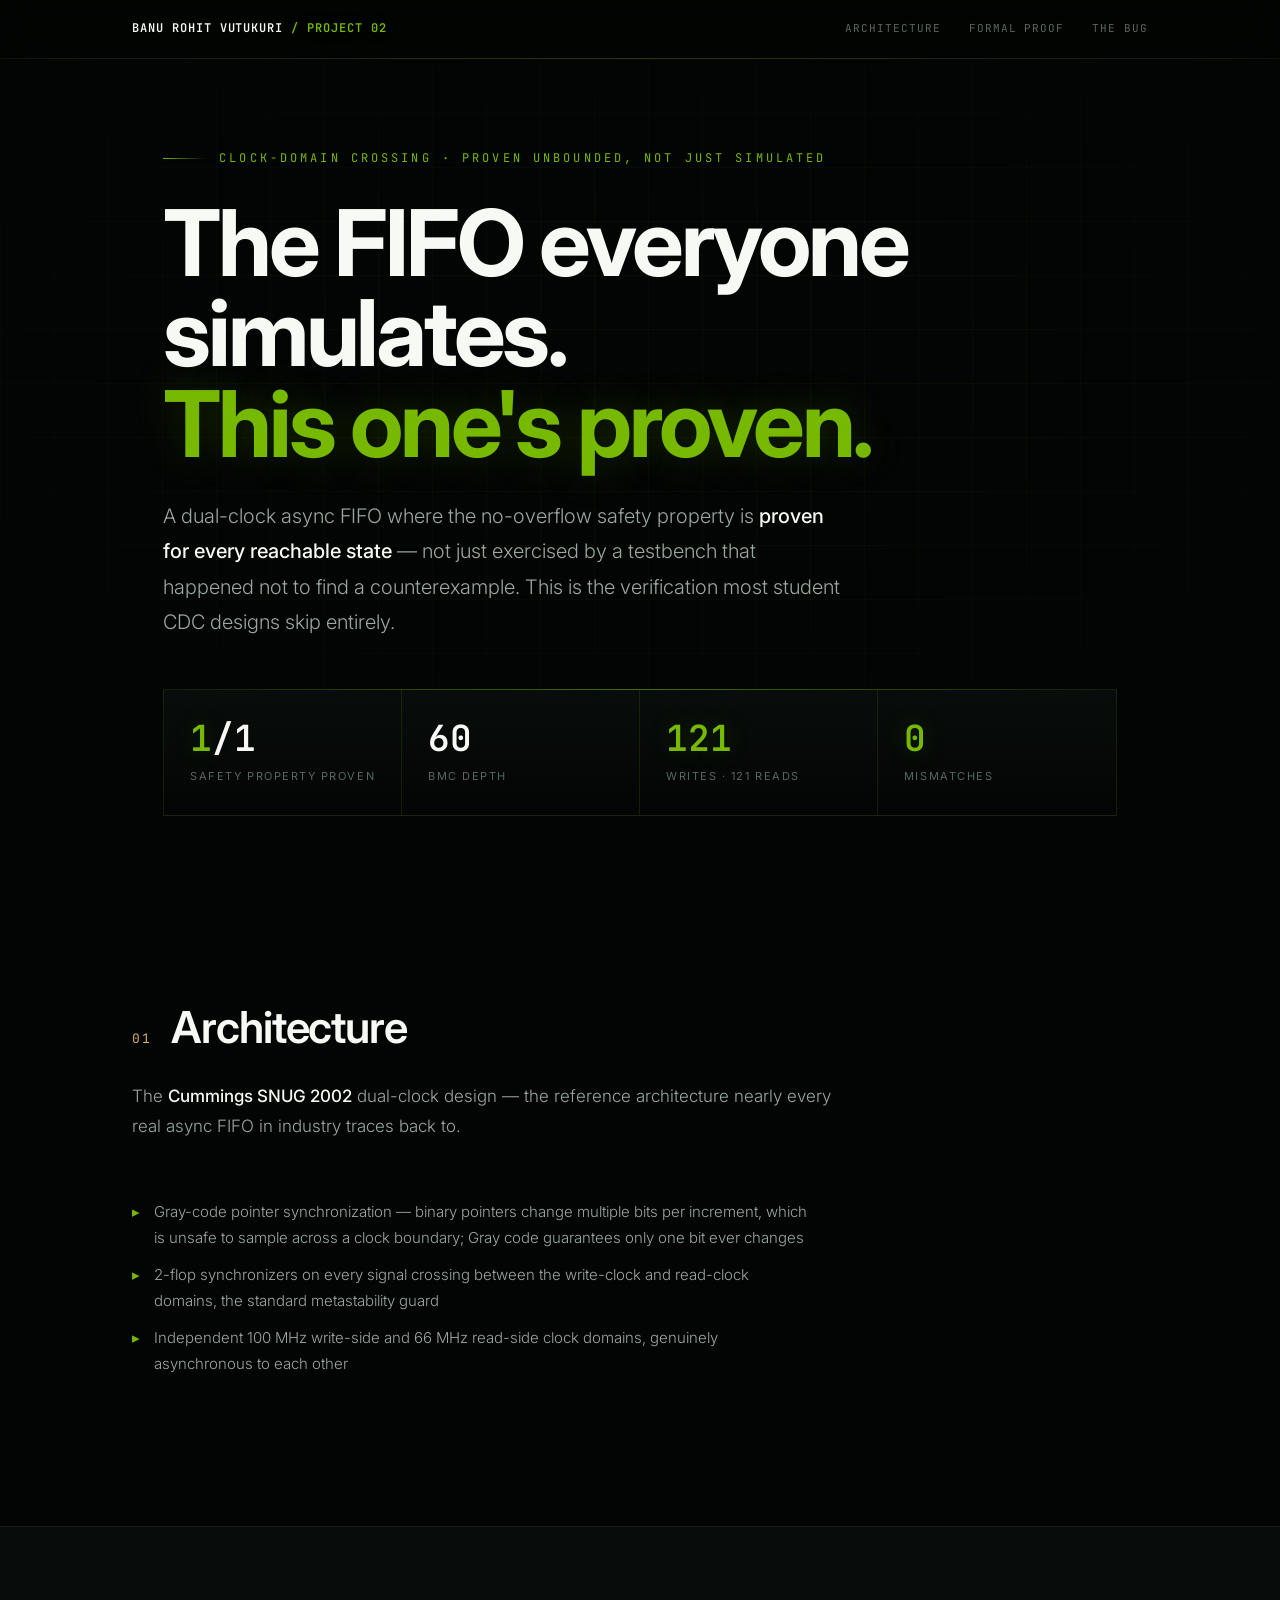
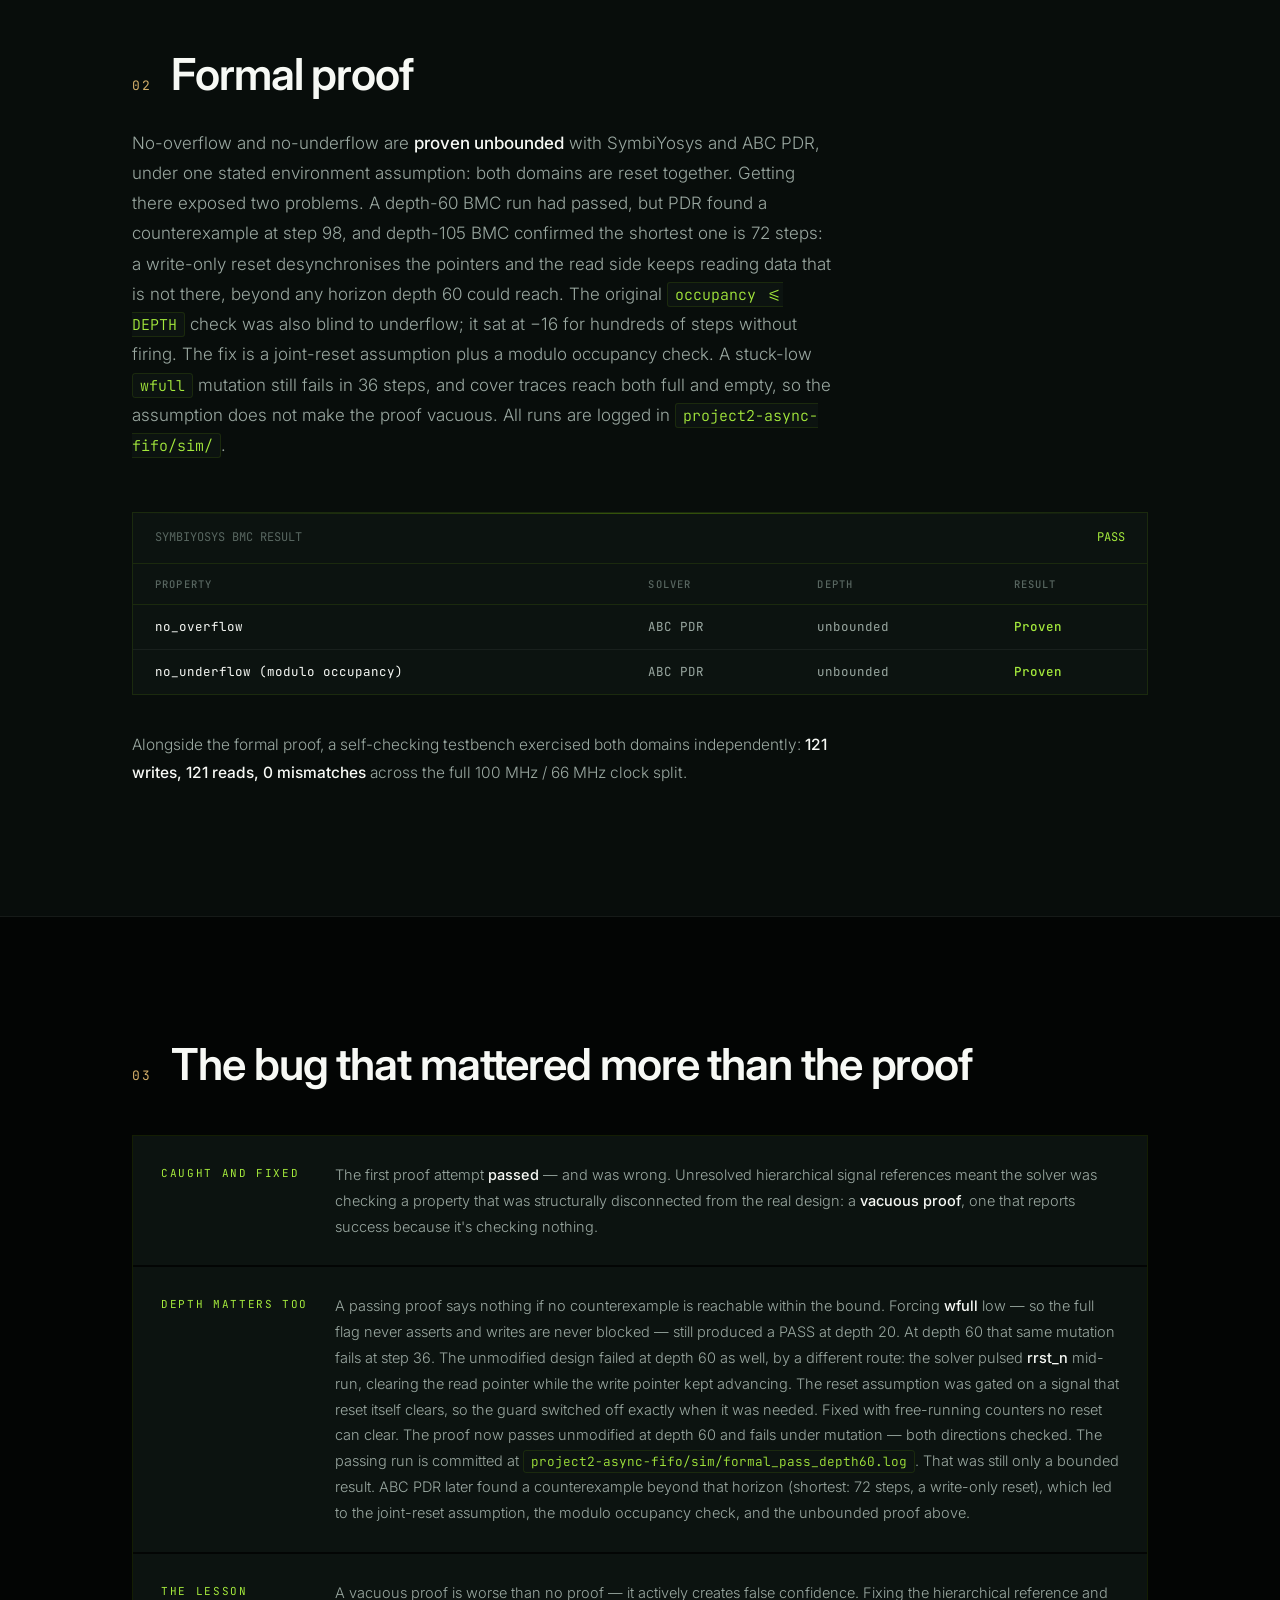
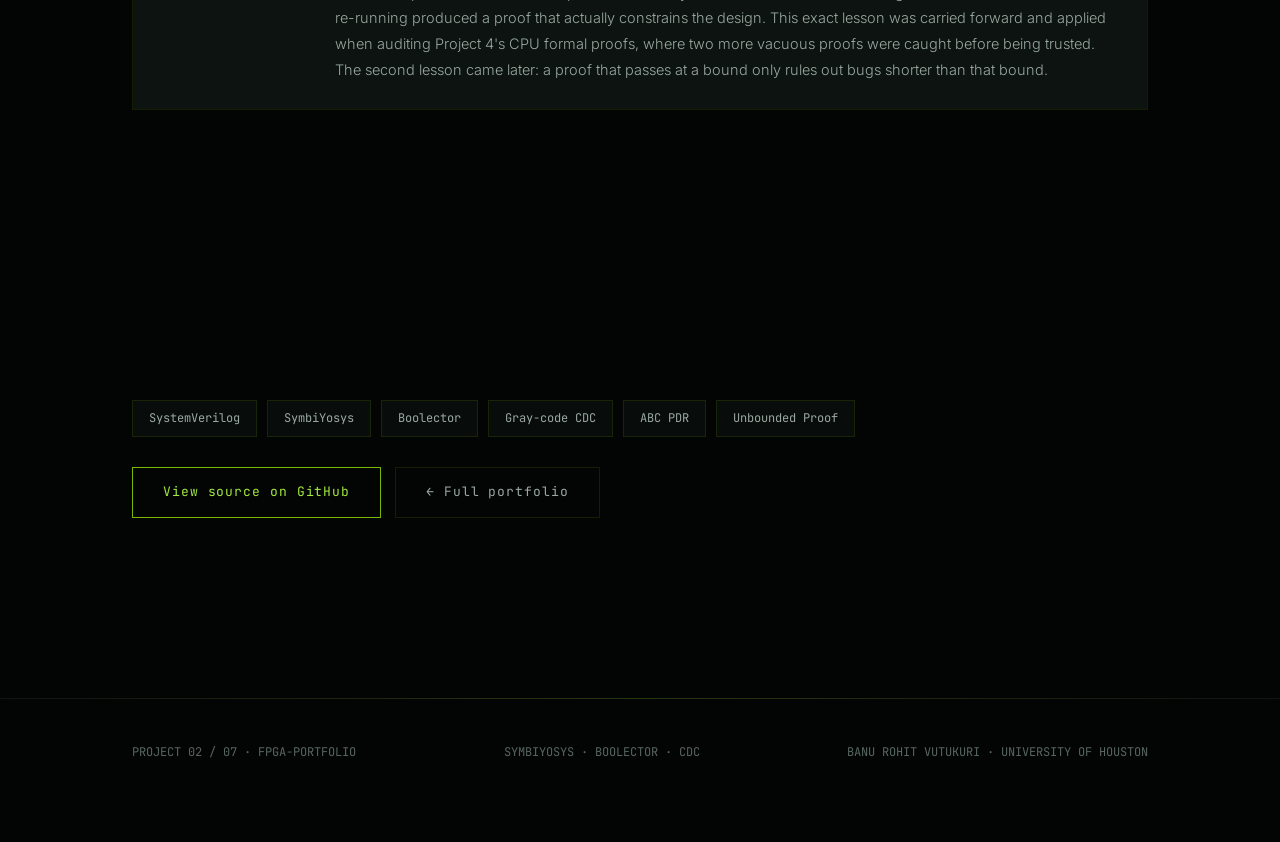
<file: docs/project2-async-fifo/index.html>
<!DOCTYPE html>
<html lang="en">
<head>
<meta charset="UTF-8">
<meta name="viewport" content="width=device-width, initial-scale=1.0">
<title>Async FIFO — Unbounded Formal Proof — Banu Rohit Vutukuri</title>
<link rel="preconnect" href="https://fonts.googleapis.com">
<link rel="preconnect" href="https://fonts.gstatic.com" crossorigin>
<link href="https://fonts.googleapis.com/css2?family=Inter:wght@300;400;500;600;700&family=JetBrains+Mono:wght@400;500;600&display=swap" rel="stylesheet">
<link rel="stylesheet" href="../assets/theme.css">
</head>
<body>

<nav>
  <div class="wrap nav-in">
    <span class="brand">BANU ROHIT VUTUKURI <em>/ PROJECT 02</em></span>
    <div class="nav-links">
      <a href="#arch">Architecture</a>
      <a href="#formal">Formal proof</a>
      <a href="#bug">The bug</a>
    </div>
  </div>
</nav>

<header class="hero">
  <div class="wrap">
    <div class="kicker">Clock-domain crossing · proven unbounded, not just simulated</div>
    <h1>The FIFO everyone simulates.<br><span class="accent">This one's proven.</span></h1>
    <p class="hero-sub">A dual-clock async FIFO where the no-overflow safety property is <strong>proven for every reachable state</strong> — not just exercised by a testbench that happened not to find a counterexample. This is the verification most student CDC designs skip entirely.</p>
    <div class="stat-band">
      <div class="stat"><span class="v"><em data-count="1">0</em>/1</span><span class="k">safety property proven</span></div>
      <div class="stat"><span class="v" data-count="60" data-format="int">0</span><span class="k">BMC depth</span></div>
      <div class="stat"><span class="v"><em data-count="121">0</em></span><span class="k">writes · 121 reads</span></div>
      <div class="stat"><span class="v"><em>0</em></span><span class="k">mismatches</span></div>
    </div>
  </div>
</header>

<section id="arch">
  <div class="wrap">
    <div class="sec-head reveal"><span class="sec-idx">01</span><h2>Architecture</h2></div>
    <p class="lede reveal">The <strong>Cummings SNUG 2002</strong> dual-clock design — the reference architecture nearly every real async FIFO in industry traces back to.</p>
    <ul style="list-style:none;max-width:680px;margin-bottom:32px;">
      <li style="color:var(--dim);font-weight:300;font-size:15px;padding:6px 0 6px 22px;position:relative;line-height:1.7;"><span style="position:absolute;left:0;color:var(--green);">▸</span>Gray-code pointer synchronization — binary pointers change multiple bits per increment, which is unsafe to sample across a clock boundary; Gray code guarantees only one bit ever changes</li>
      <li style="color:var(--dim);font-weight:300;font-size:15px;padding:6px 0 6px 22px;position:relative;line-height:1.7;"><span style="position:absolute;left:0;color:var(--green);">▸</span>2-flop synchronizers on every signal crossing between the write-clock and read-clock domains, the standard metastability guard</li>
      <li style="color:var(--dim);font-weight:300;font-size:15px;padding:6px 0 6px 22px;position:relative;line-height:1.7;"><span style="position:absolute;left:0;color:var(--green);">▸</span>Independent 100 MHz write-side and 66 MHz read-side clock domains, genuinely asynchronous to each other</li>
    </ul>
  </div>
</section>

<section class="alt" id="formal">
  <div class="wrap">
    <div class="sec-head reveal"><span class="sec-idx">02</span><h2>Formal proof</h2></div>
    <p class="lede reveal">No-overflow and no-underflow are <strong>proven unbounded</strong> with SymbiYosys and ABC PDR, under one stated environment assumption: both domains are reset together. Getting there exposed two problems. A depth-60 BMC run had passed, but PDR found a counterexample at step 98, and depth-105 BMC confirmed the shortest one is 72 steps: a write-only reset desynchronises the pointers and the read side keeps reading data that is not there, beyond any horizon depth 60 could reach. The original <code>occupancy &lt;= DEPTH</code> check was also blind to underflow; it sat at &minus;16 for hundreds of steps without firing. The fix is a joint-reset assumption plus a modulo occupancy check. A stuck-low <code>wfull</code> mutation still fails in 36 steps, and cover traces reach both full and empty, so the assumption does not make the proof vacuous. All runs are logged in <code>project2-async-fifo/sim/</code>.</p>
    <div class="report reveal">
      <div class="rhead"><span>SYMBIYOSYS BMC RESULT</span><span class="ok">PASS</span></div>
      <table>
        <thead><tr><th>Property</th><th>Solver</th><th>Depth</th><th>Result</th></tr></thead>
        <tbody>
          <tr><td class="cn">no_overflow</td><td>ABC PDR</td><td>unbounded</td><td class="ok-cell">Proven</td></tr>
          <tr><td class="cn">no_underflow (modulo occupancy)</td><td>ABC PDR</td><td>unbounded</td><td class="ok-cell">Proven</td></tr>
        </tbody>
      </table>
    </div>
    <p class="reveal">Alongside the formal proof, a self-checking testbench exercised both domains independently: <strong>121 writes, 121 reads, 0 mismatches</strong> across the full 100 MHz / 66 MHz clock split.</p>
  </div>
</section>

<section id="bug">
  <div class="wrap">
    <div class="sec-head reveal"><span class="sec-idx">03</span><h2>The bug that mattered more than the proof</h2></div>
    <div class="findings reveal">
      <div class="finding good">
        <span class="ftag">Caught and fixed</span>
        <p>The first proof attempt <strong>passed</strong> — and was wrong. Unresolved hierarchical signal references meant the solver was checking a property that was structurally disconnected from the real design: a <strong>vacuous proof</strong>, one that reports success because it's checking nothing.</p>
      </div>
      <div class="finding good">
        <span class="ftag">Depth matters too</span>
        <p>A passing proof says nothing if no counterexample is reachable within the bound. Forcing <strong>wfull</strong> low &mdash; so the full flag never asserts and writes are never blocked &mdash; still produced a PASS at depth 20. At depth 60 that same mutation fails at step 36. The unmodified design failed at depth 60 as well, by a different route: the solver pulsed <strong>rrst_n</strong> mid-run, clearing the read pointer while the write pointer kept advancing. The reset assumption was gated on a signal that reset itself clears, so the guard switched off exactly when it was needed. Fixed with free-running counters no reset can clear. The proof now passes unmodified at depth 60 and fails under mutation &mdash; both directions checked. The passing run is committed at <code>project2-async-fifo/sim/formal_pass_depth60.log</code>. That was still only a bounded result. ABC PDR later found a counterexample beyond that horizon (shortest: 72 steps, a write-only reset), which led to the joint-reset assumption, the modulo occupancy check, and the unbounded proof above.</p>
      </div>
      <div class="finding good">
        <span class="ftag">The lesson</span>
        <p>A vacuous proof is worse than no proof — it actively creates false confidence. Fixing the hierarchical reference and re-running produced a proof that actually constrains the design. This exact lesson was carried forward and applied when auditing Project 4's CPU formal proofs, where two more vacuous proofs were caught before being trusted. The second lesson came later: a proof that passes at a bound only rules out bugs shorter than that bound.</p>
      </div>
    </div>
  </div>
</section>

<section>
  <div class="wrap">
    <div class="tools reveal">
      <span>SystemVerilog</span><span>SymbiYosys</span><span>Boolector</span><span>Gray-code CDC</span><span>ABC PDR</span><span>Unbounded Proof</span>
    </div>
    <div class="cta-row reveal">
      <a class="btn" href="https://github.com/Vutukuribanurohit02/fpga-portfolio/tree/main/project2-async-fifo">View source on GitHub</a>
      <a class="btn ghost" href="../">← Full portfolio</a>
    </div>
  </div>
</section>

<footer>
  <div class="wrap f-in">
    <span>PROJECT 02 / 07 · FPGA-PORTFOLIO</span>
    <span>SYMBIYOSYS · BOOLECTOR · CDC</span>
    <span>BANU ROHIT VUTUKURI · UNIVERSITY OF HOUSTON</span>
  </div>
</footer>

<script>
  const io = new IntersectionObserver((e)=>{e.forEach(x=>{if(x.isIntersecting){x.target.classList.add('in');io.unobserve(x.target);}});},{threshold:0.1});
  document.querySelectorAll('.reveal').forEach(el=>io.observe(el));
  const cio = new IntersectionObserver((e)=>{e.forEach(x=>{
    if(!x.isIntersecting)return; const el=x.target; cio.unobserve(el);
    const t=parseFloat(el.dataset.count); const isInt=el.dataset.format==='int'||Number.isInteger(t);
    const t0=performance.now(),d=1200;
    function tick(now){const p=Math.min((now-t0)/d,1);const v=t*(1-Math.pow(1-p,3));
      el.textContent=isInt?Math.round(v).toLocaleString():v.toFixed(1); if(p<1)requestAnimationFrame(tick);}
    requestAnimationFrame(tick);
  });},{threshold:0.5});
  document.querySelectorAll('[data-count]').forEach(el=>cio.observe(el));
</script>

</body>
</html>
</file>
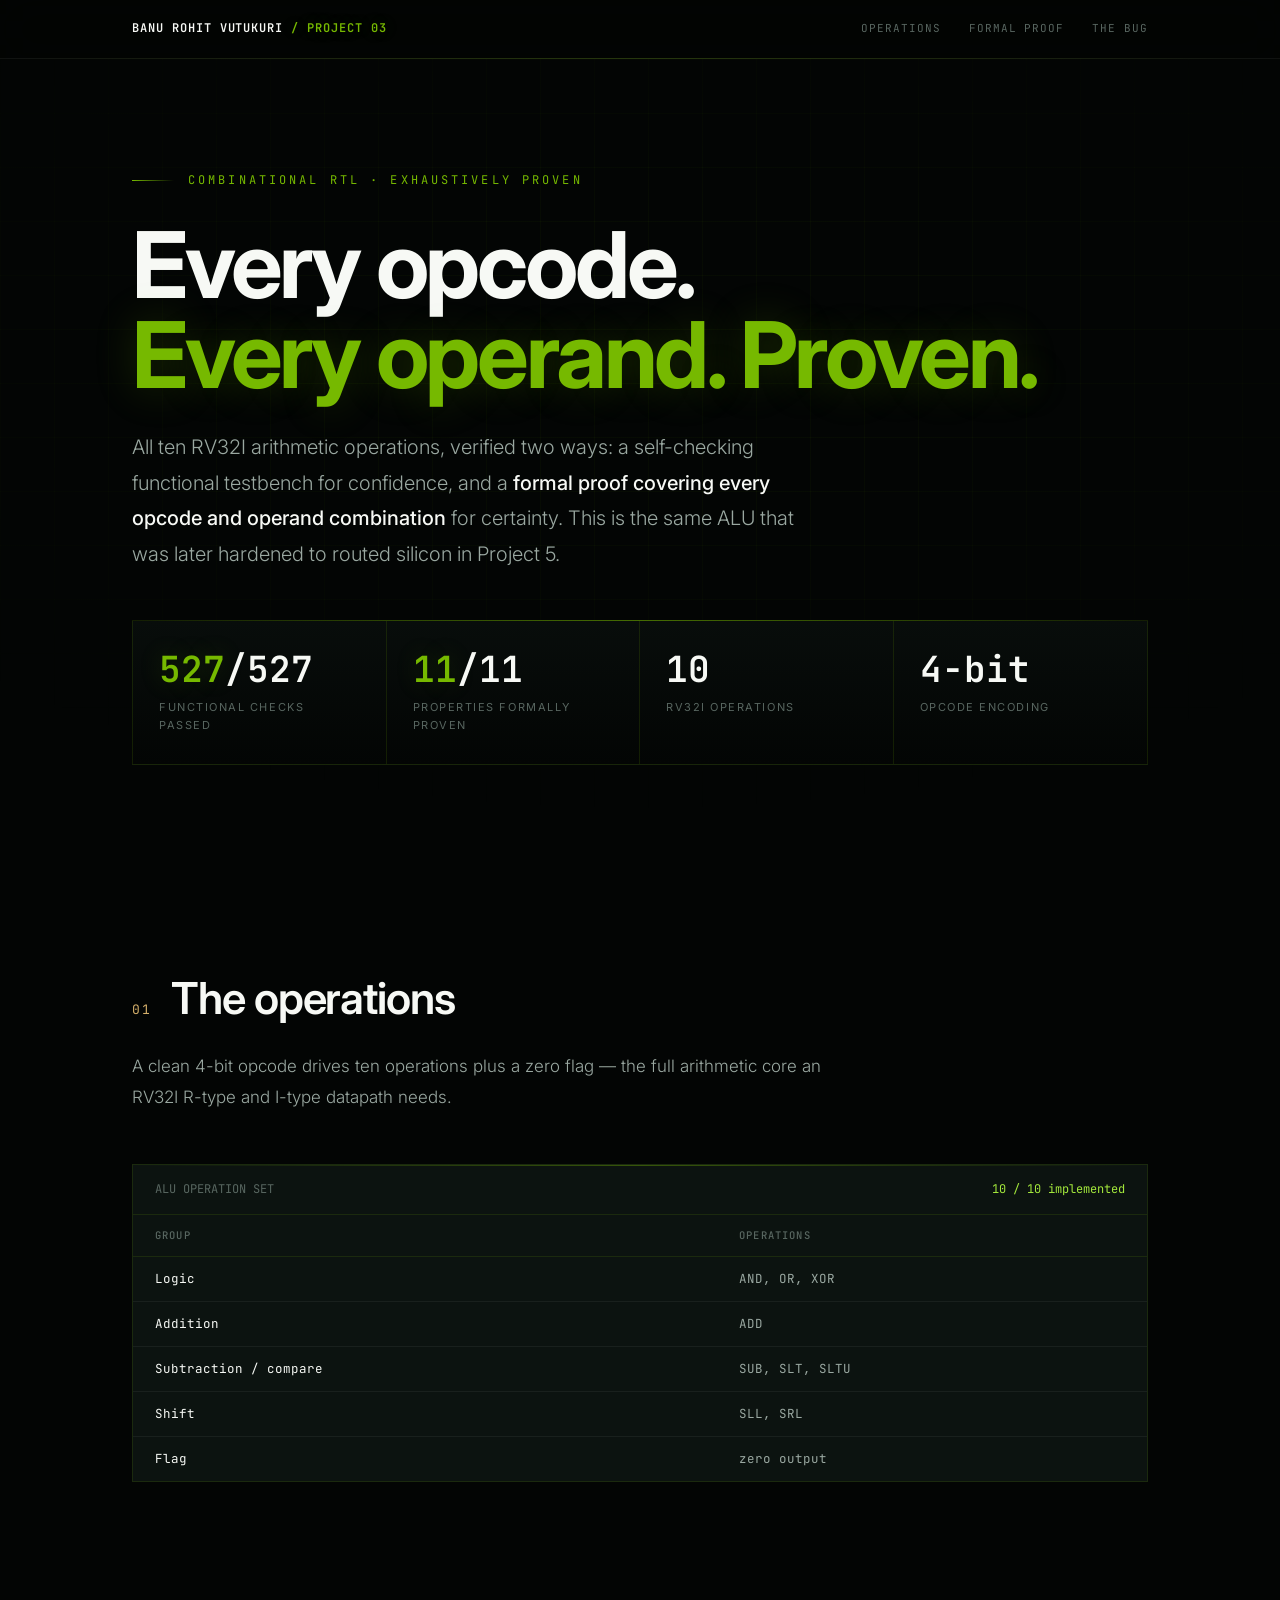
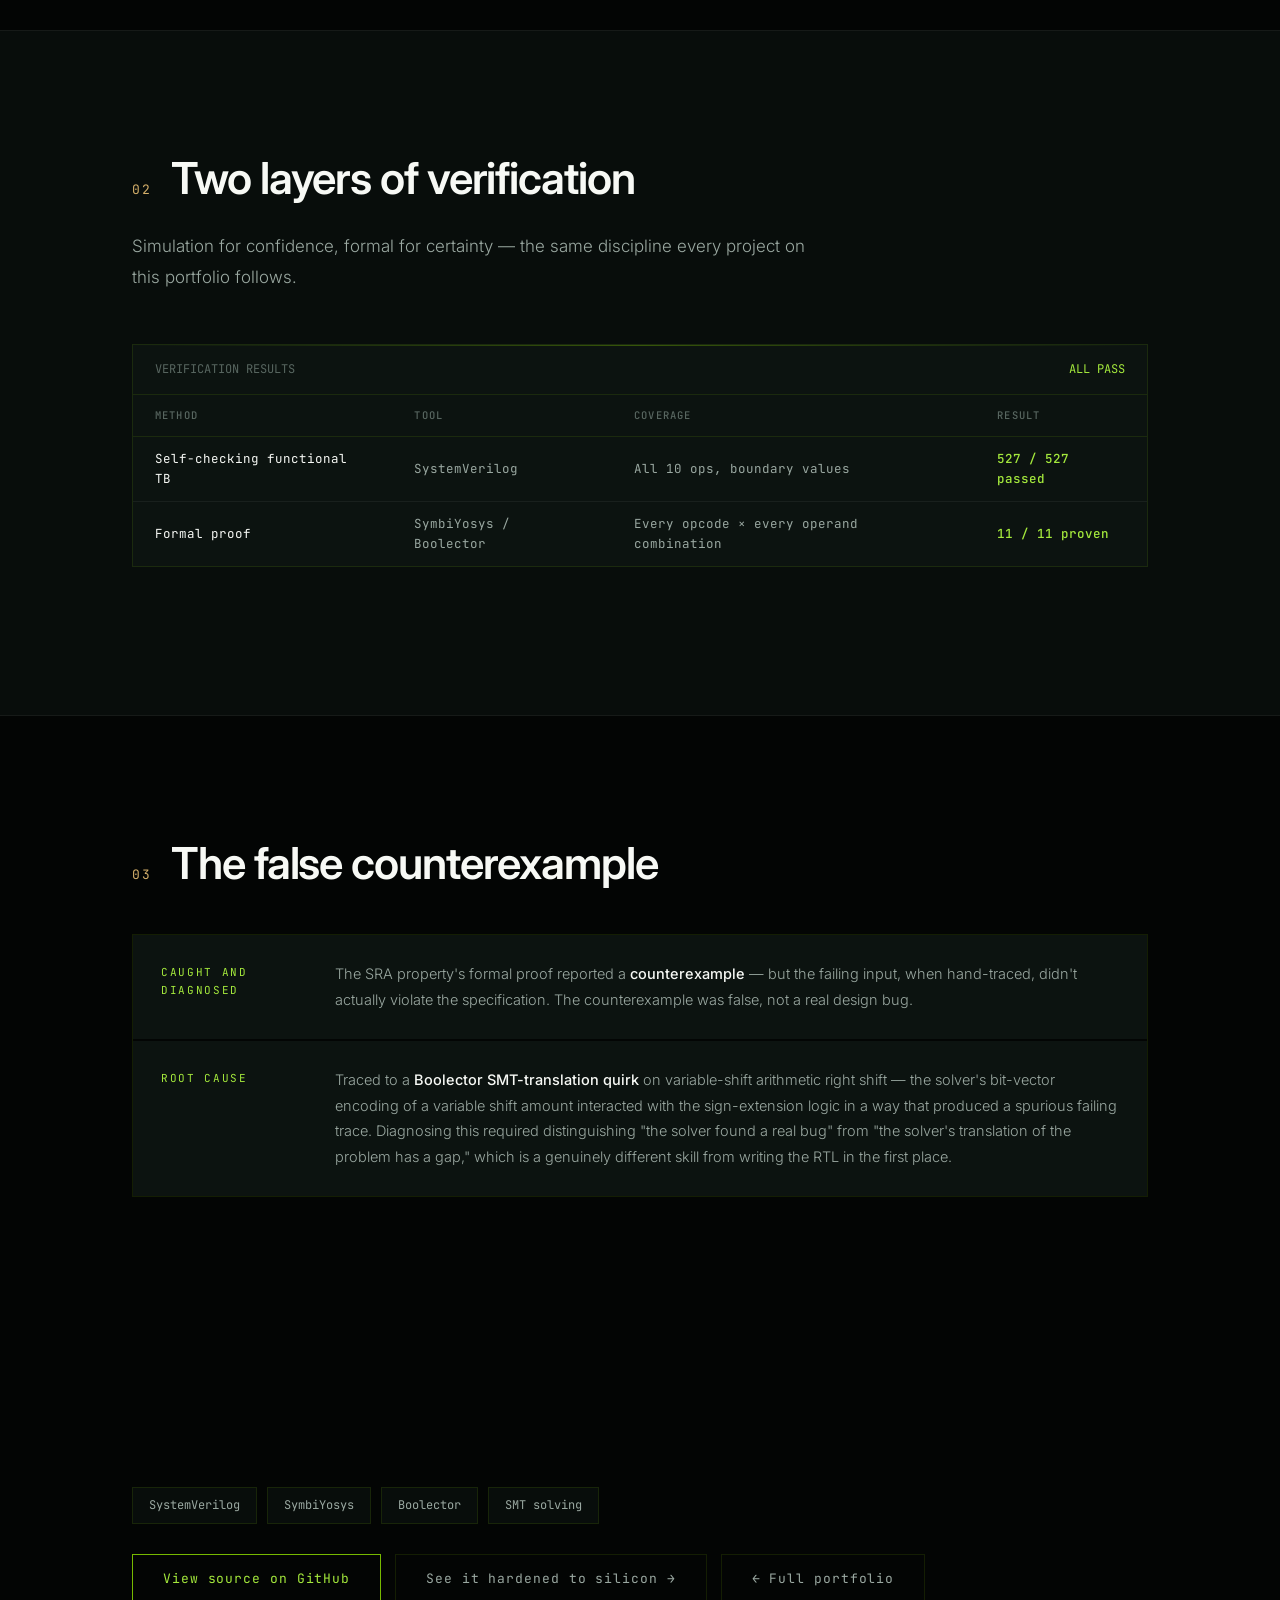
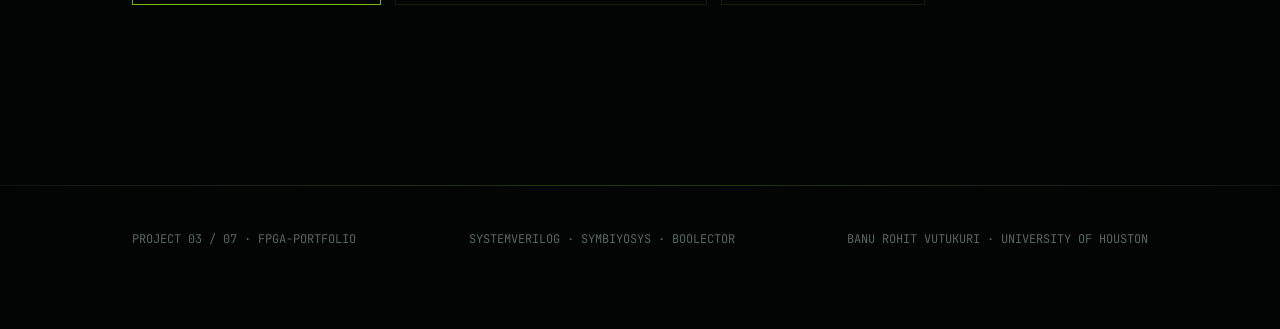
<file: docs/project3-rv32i-alu/index.html>
<!DOCTYPE html>
<html lang="en">
<head>
<meta charset="UTF-8">
<meta name="viewport" content="width=device-width, initial-scale=1.0">
<title>RV32I ALU — Formally Verified — Banu Rohit Vutukuri</title>
<link rel="preconnect" href="https://fonts.googleapis.com">
<link rel="preconnect" href="https://fonts.gstatic.com" crossorigin>
<link href="https://fonts.googleapis.com/css2?family=Inter:wght@300;400;500;600;700&family=JetBrains+Mono:wght@400;500;600&display=swap" rel="stylesheet">
<link rel="stylesheet" href="../assets/theme.css">
</head>
<body>

<nav>
  <div class="wrap nav-in">
    <span class="brand">BANU ROHIT VUTUKURI <em>/ PROJECT 03</em></span>
    <div class="nav-links">
      <a href="#ops">Operations</a>
      <a href="#formal">Formal proof</a>
      <a href="#bug">The bug</a>
    </div>
  </div>
</nav>

<header class="hero">
  <div class="wrap">
    <div class="kicker">Combinational RTL · exhaustively proven</div>
    <h1>Every opcode.<br><span class="accent">Every operand. Proven.</span></h1>
    <p class="hero-sub">All ten RV32I arithmetic operations, verified two ways: a self-checking functional testbench for confidence, and a <strong>formal proof covering every opcode and operand combination</strong> for certainty. This is the same ALU that was later hardened to routed silicon in Project 5.</p>
    <div class="stat-band">
      <div class="stat"><span class="v"><em data-count="527">0</em>/527</span><span class="k">functional checks passed</span></div>
      <div class="stat"><span class="v"><em data-count="11">0</em>/11</span><span class="k">properties formally proven</span></div>
      <div class="stat"><span class="v" data-count="10" data-format="int">0</span><span class="k">RV32I operations</span></div>
      <div class="stat"><span class="v">4-bit</span><span class="k">opcode encoding</span></div>
    </div>
  </div>
</header>

<section id="ops">
  <div class="wrap">
    <div class="sec-head reveal"><span class="sec-idx">01</span><h2>The operations</h2></div>
    <p class="lede reveal">A clean 4-bit opcode drives ten operations plus a zero flag — the full arithmetic core an RV32I R-type and I-type datapath needs.</p>
    <div class="report reveal">
      <div class="rhead"><span>ALU OPERATION SET</span><span class="ok">10 / 10 implemented</span></div>
      <table>
        <thead><tr><th>Group</th><th>Operations</th></tr></thead>
        <tbody>
          <tr><td class="cn">Logic</td><td>AND, OR, XOR</td></tr>
          <tr><td class="cn">Addition</td><td>ADD</td></tr>
          <tr><td class="cn">Subtraction / compare</td><td>SUB, SLT, SLTU</td></tr>
          <tr><td class="cn">Shift</td><td>SLL, SRL</td></tr>
          <tr><td class="cn">Flag</td><td>zero output</td></tr>
        </tbody>
      </table>
    </div>
  </div>
</section>

<section class="alt" id="formal">
  <div class="wrap">
    <div class="sec-head reveal"><span class="sec-idx">02</span><h2>Two layers of verification</h2></div>
    <p class="lede reveal">Simulation for confidence, formal for certainty — the same discipline every project on this portfolio follows.</p>
    <div class="report reveal">
      <div class="rhead"><span>VERIFICATION RESULTS</span><span class="ok">ALL PASS</span></div>
      <table>
        <thead><tr><th>Method</th><th>Tool</th><th>Coverage</th><th>Result</th></tr></thead>
        <tbody>
          <tr><td class="cn">Self-checking functional TB</td><td>SystemVerilog</td><td>All 10 ops, boundary values</td><td class="ok-cell">527 / 527 passed</td></tr>
          <tr><td class="cn">Formal proof</td><td>SymbiYosys / Boolector</td><td>Every opcode × every operand combination</td><td class="ok-cell">11 / 11 proven</td></tr>
        </tbody>
      </table>
    </div>
  </div>
</section>

<section id="bug">
  <div class="wrap">
    <div class="sec-head reveal"><span class="sec-idx">03</span><h2>The false counterexample</h2></div>
    <div class="findings reveal">
      <div class="finding good">
        <span class="ftag">Caught and diagnosed</span>
        <p>The SRA property's formal proof reported a <strong>counterexample</strong> — but the failing input, when hand-traced, didn't actually violate the specification. The counterexample was false, not a real design bug.</p>
      </div>
      <div class="finding good">
        <span class="ftag">Root cause</span>
        <p>Traced to a <strong>Boolector SMT-translation quirk</strong> on variable-shift arithmetic right shift — the solver's bit-vector encoding of a variable shift amount interacted with the sign-extension logic in a way that produced a spurious failing trace. Diagnosing this required distinguishing "the solver found a real bug" from "the solver's translation of the problem has a gap," which is a genuinely different skill from writing the RTL in the first place.</p>
      </div>
    </div>
  </div>
</section>

<section>
  <div class="wrap">
    <div class="tools reveal">
      <span>SystemVerilog</span><span>SymbiYosys</span><span>Boolector</span><span>SMT solving</span>
    </div>
    <div class="cta-row reveal">
      <a class="btn" href="https://github.com/Vutukuribanurohit02/fpga-portfolio/tree/main/project3-rv32i-alu">View source on GitHub</a>
      <a class="btn ghost" href="../project5-physical-design/">See it hardened to silicon →</a>
      <a class="btn ghost" href="../">← Full portfolio</a>
    </div>
  </div>
</section>

<footer>
  <div class="wrap f-in">
    <span>PROJECT 03 / 07 · FPGA-PORTFOLIO</span>
    <span>SYSTEMVERILOG · SYMBIYOSYS · BOOLECTOR</span>
    <span>BANU ROHIT VUTUKURI · UNIVERSITY OF HOUSTON</span>
  </div>
</footer>

<script>
  const io = new IntersectionObserver((e)=>{e.forEach(x=>{if(x.isIntersecting){x.target.classList.add('in');io.unobserve(x.target);}});},{threshold:0.1});
  document.querySelectorAll('.reveal').forEach(el=>io.observe(el));
  const cio = new IntersectionObserver((e)=>{e.forEach(x=>{
    if(!x.isIntersecting)return; const el=x.target; cio.unobserve(el);
    const t=parseFloat(el.dataset.count); const isInt=el.dataset.format==='int'||Number.isInteger(t);
    const t0=performance.now(),d=1200;
    function tick(now){const p=Math.min((now-t0)/d,1);const v=t*(1-Math.pow(1-p,3));
      el.textContent=isInt?Math.round(v).toLocaleString():v.toFixed(1); if(p<1)requestAnimationFrame(tick);}
    requestAnimationFrame(tick);
  });},{threshold:0.5});
  document.querySelectorAll('[data-count]').forEach(el=>cio.observe(el));
</script>

</body>
</html>
</file>
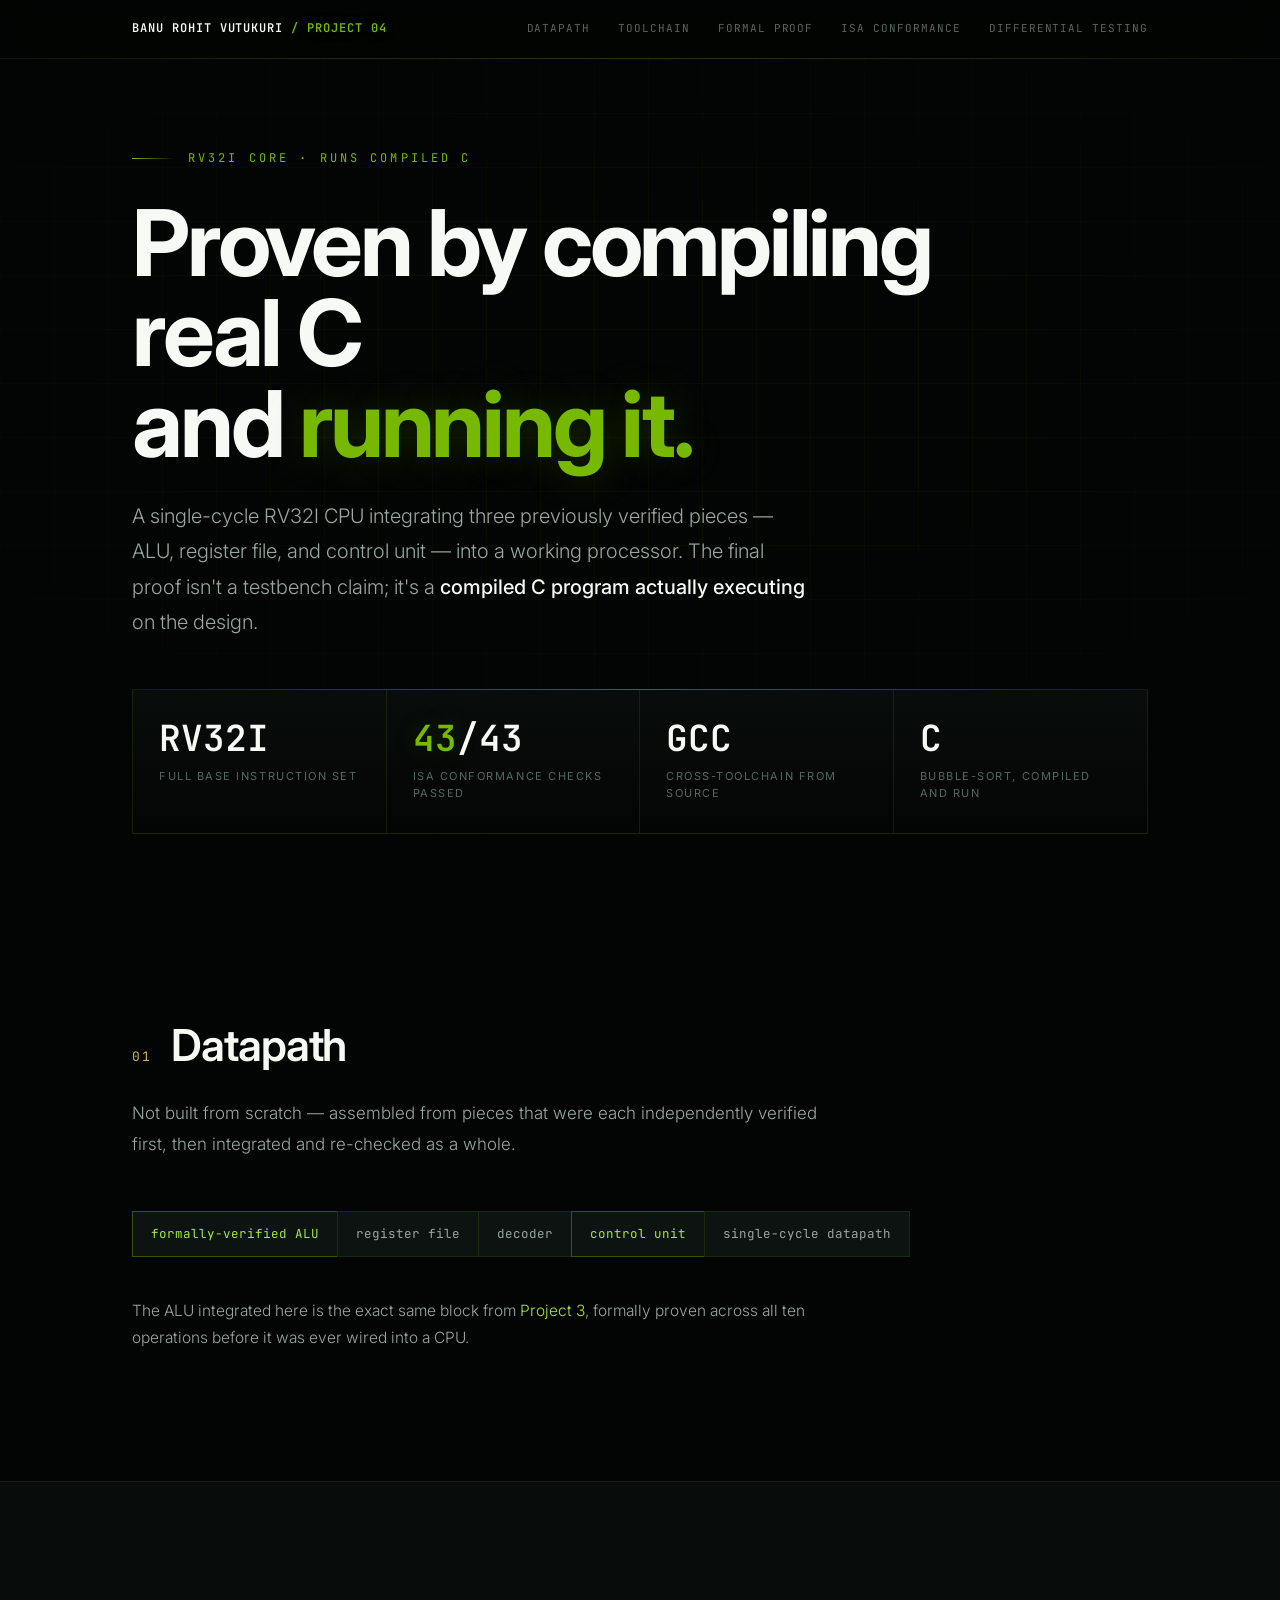
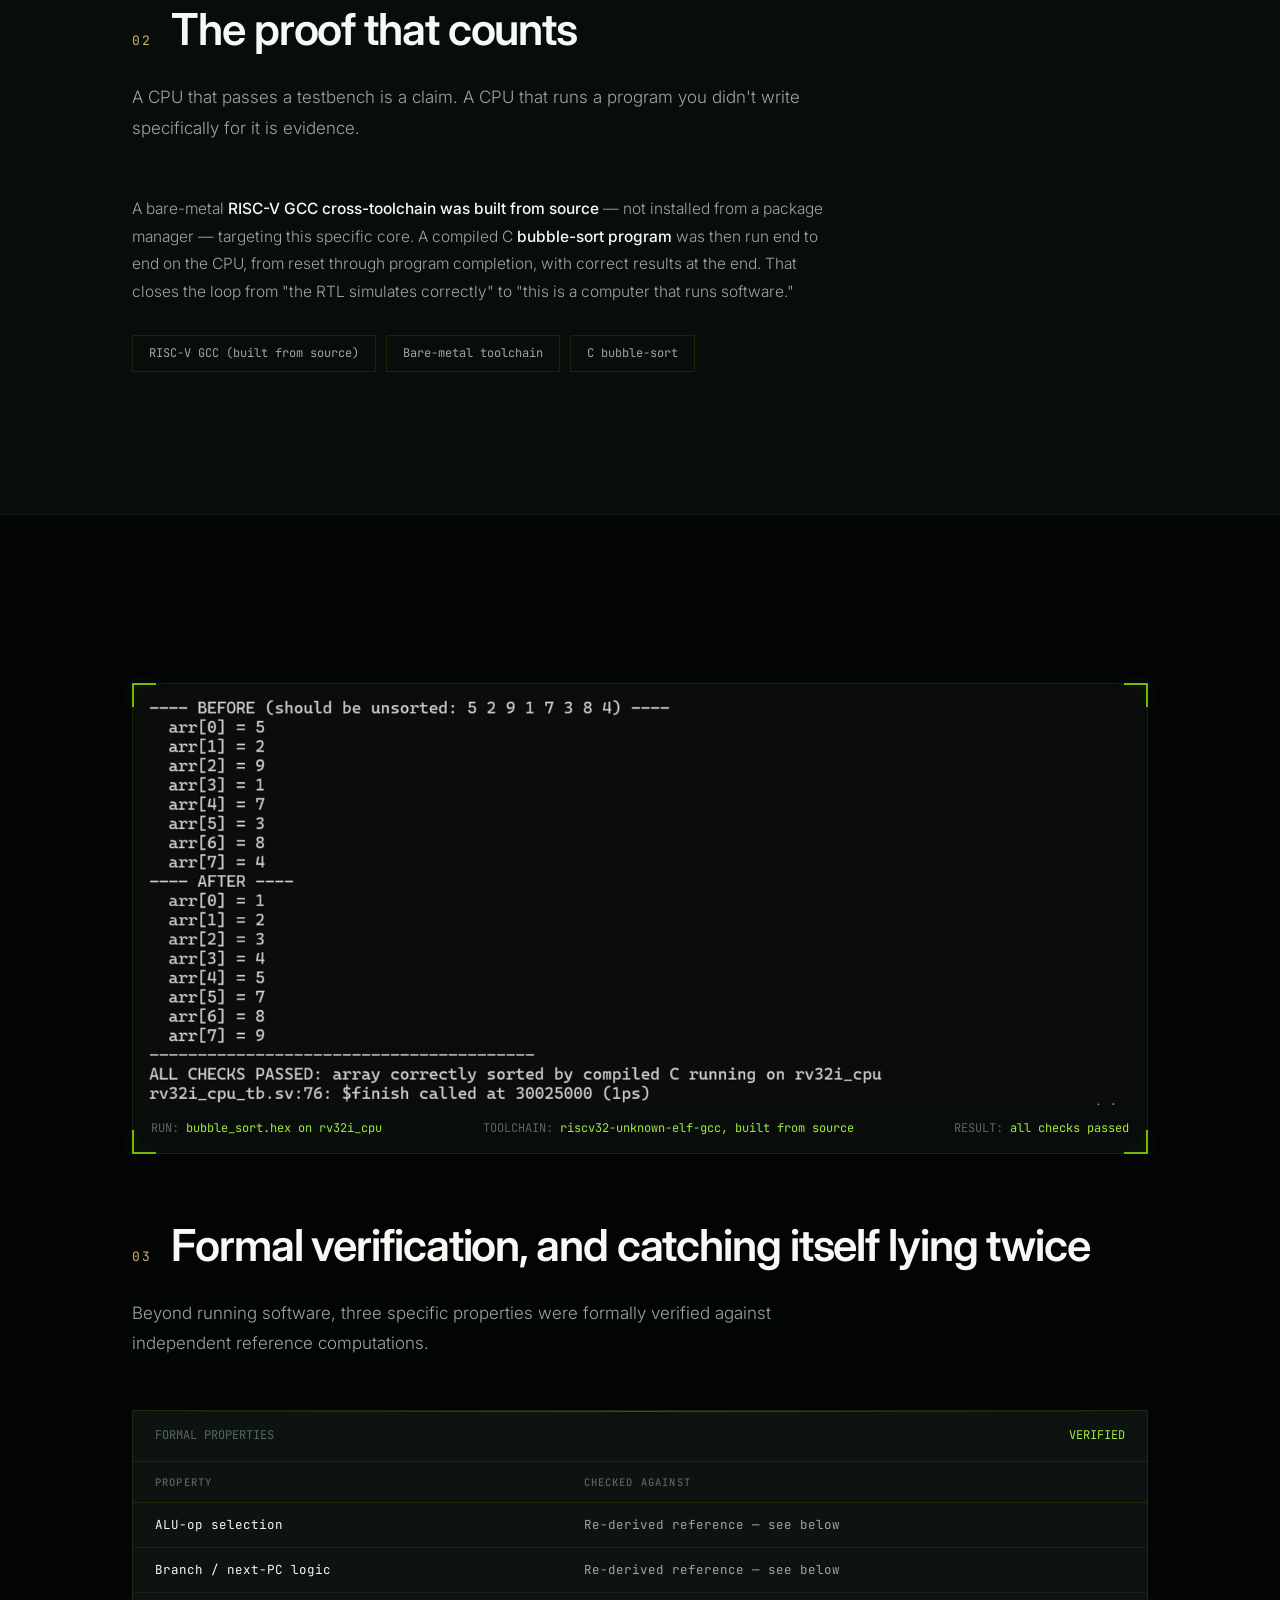
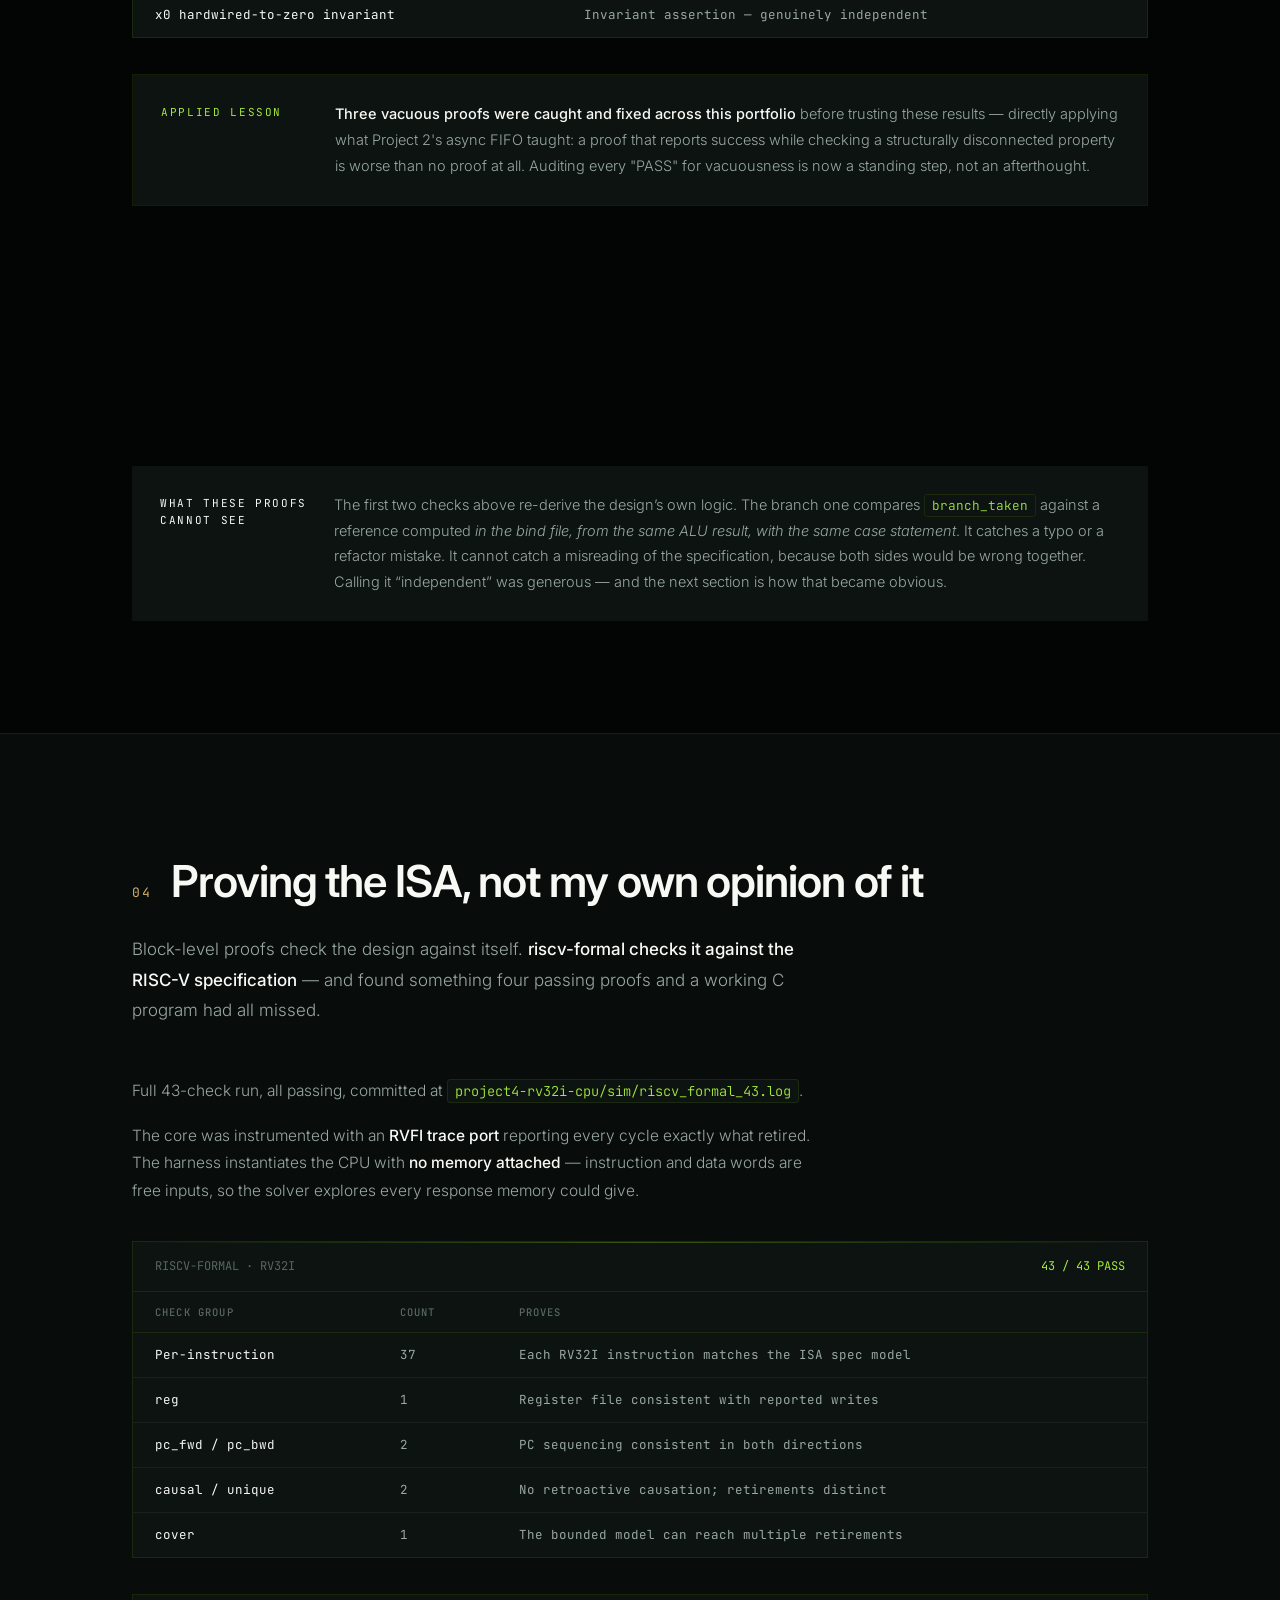
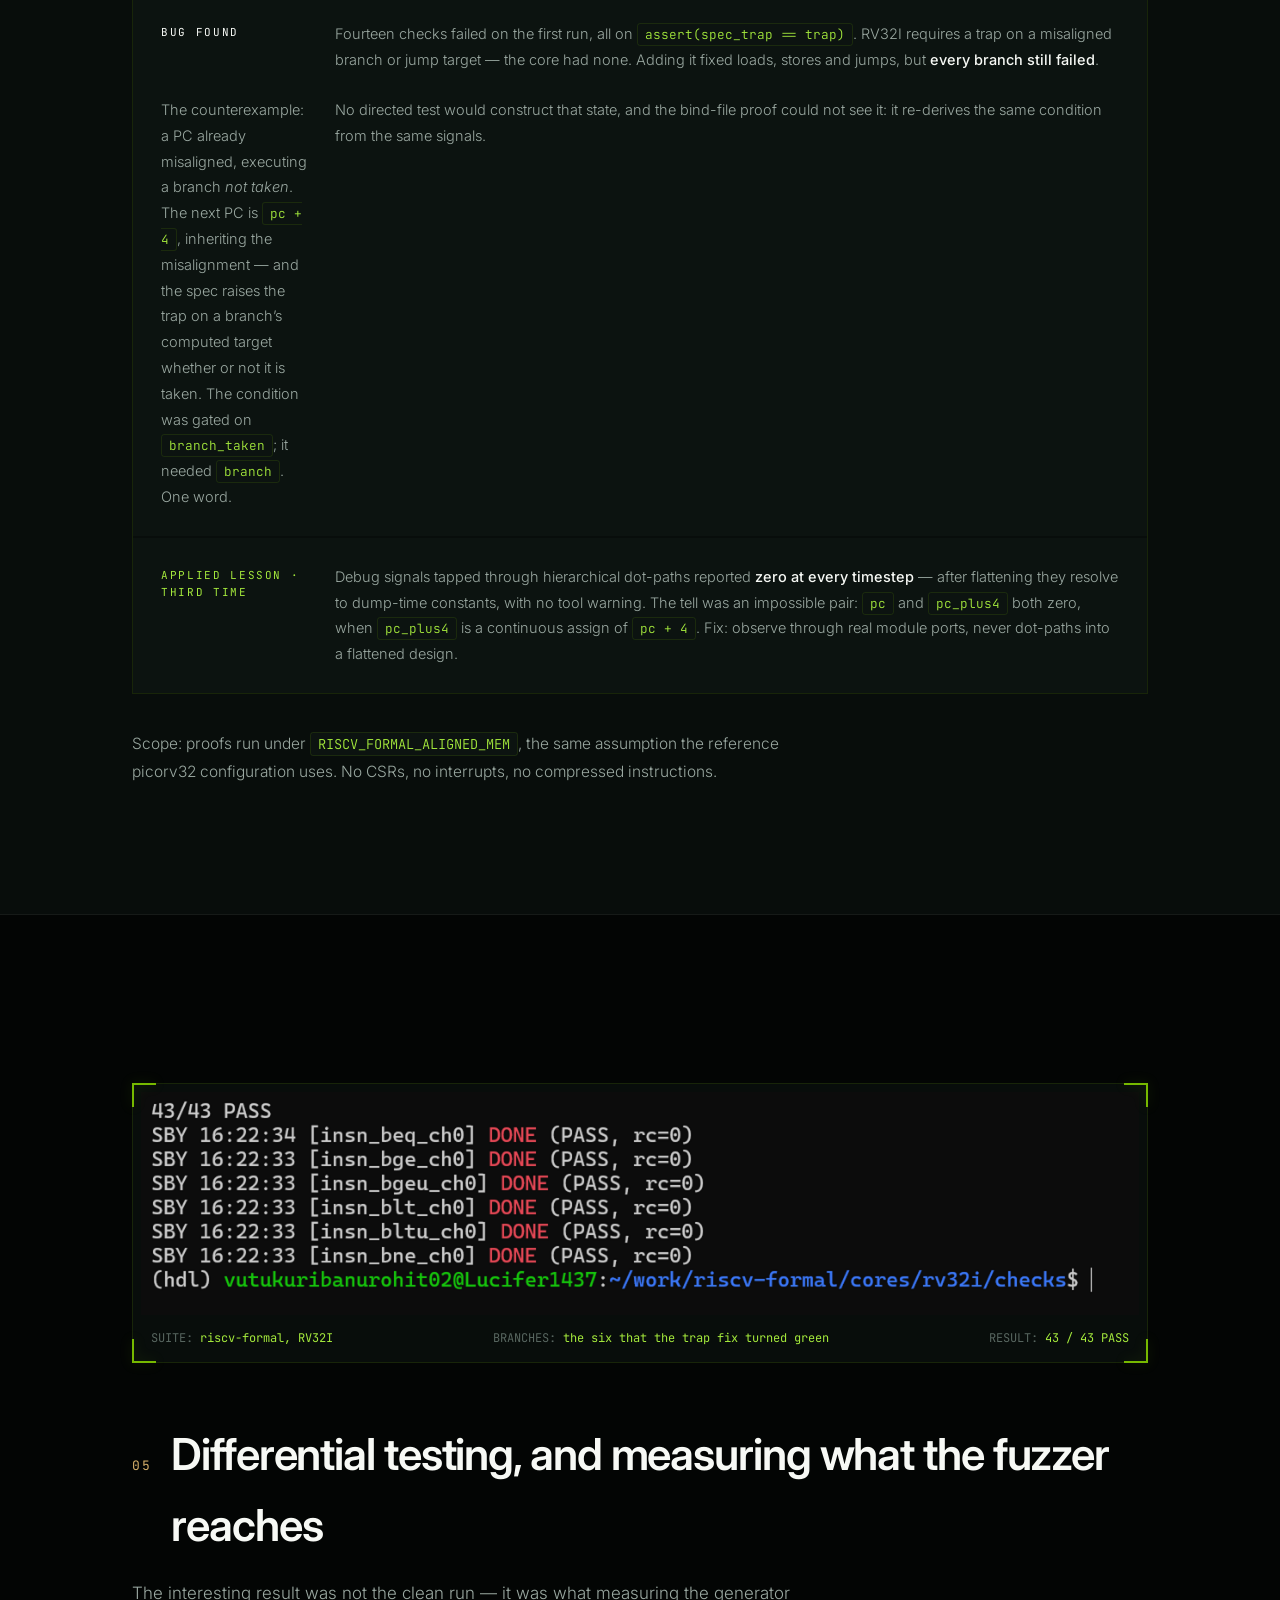
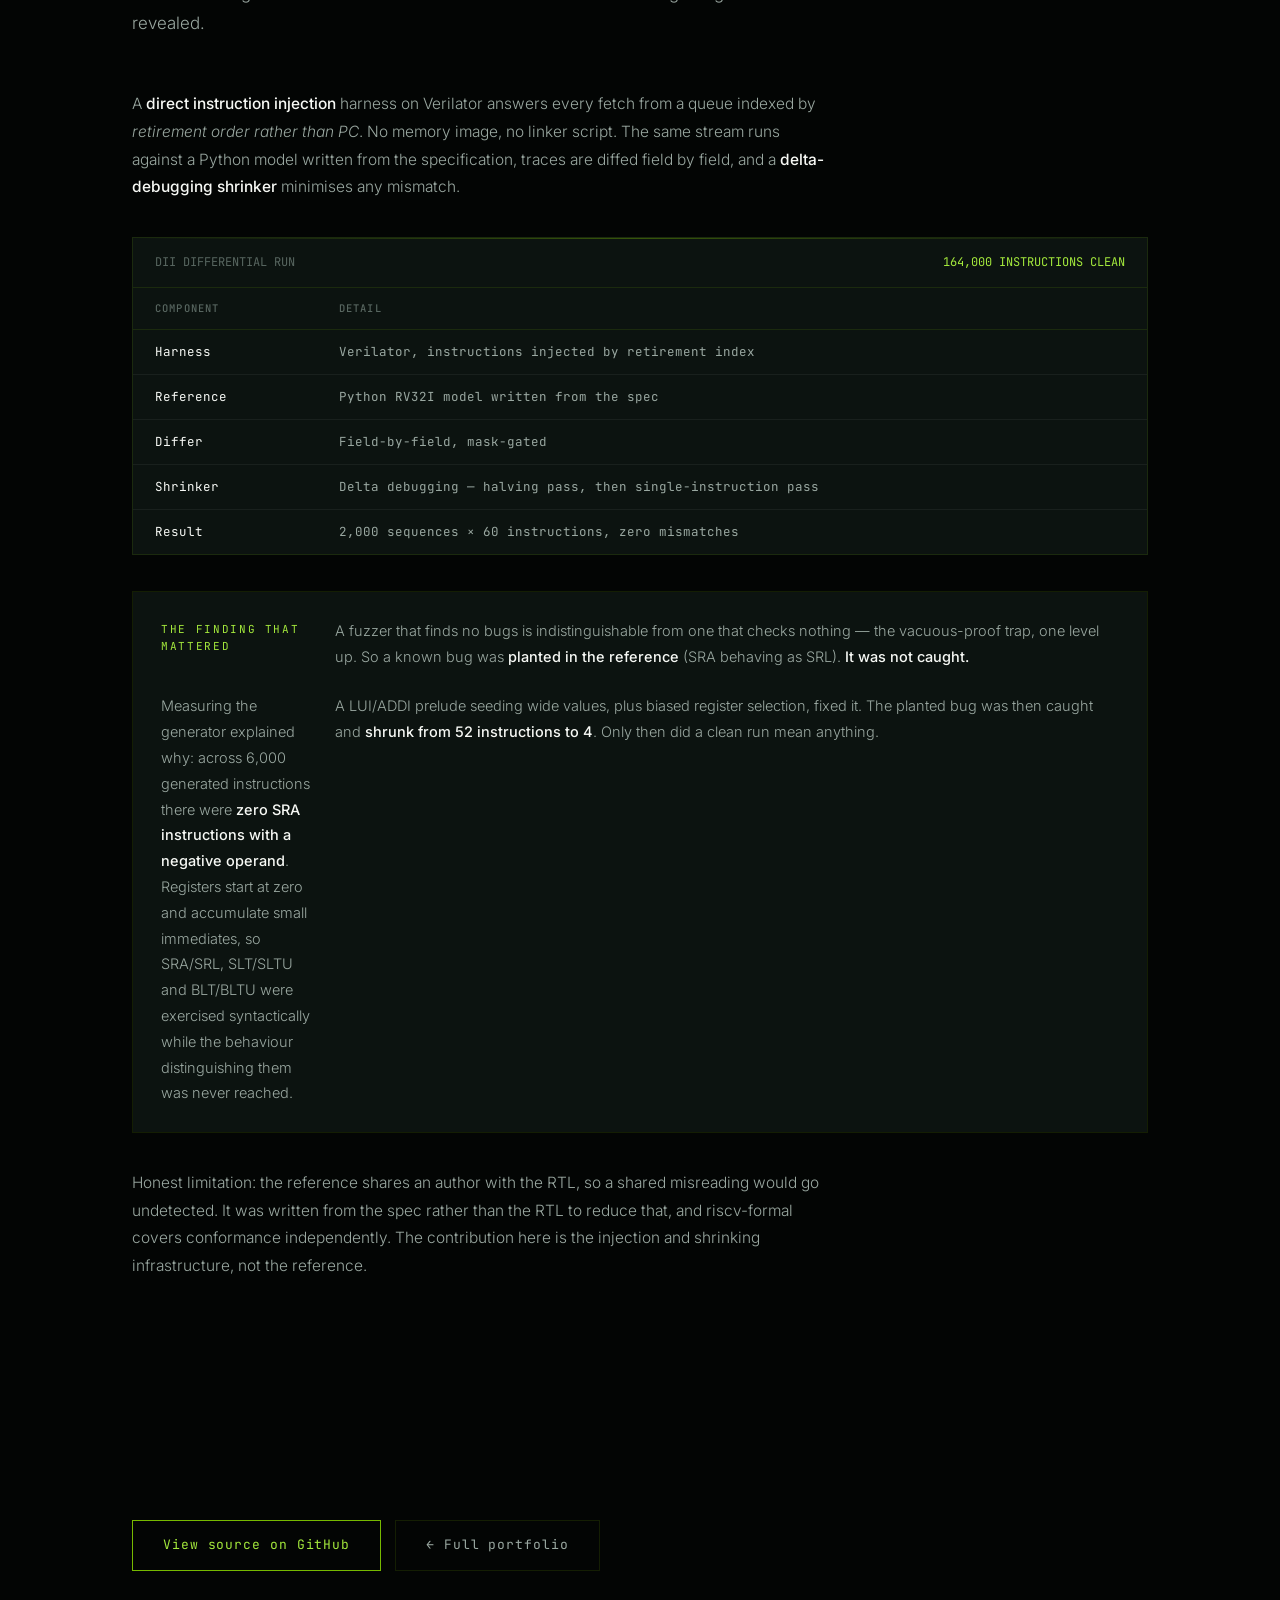
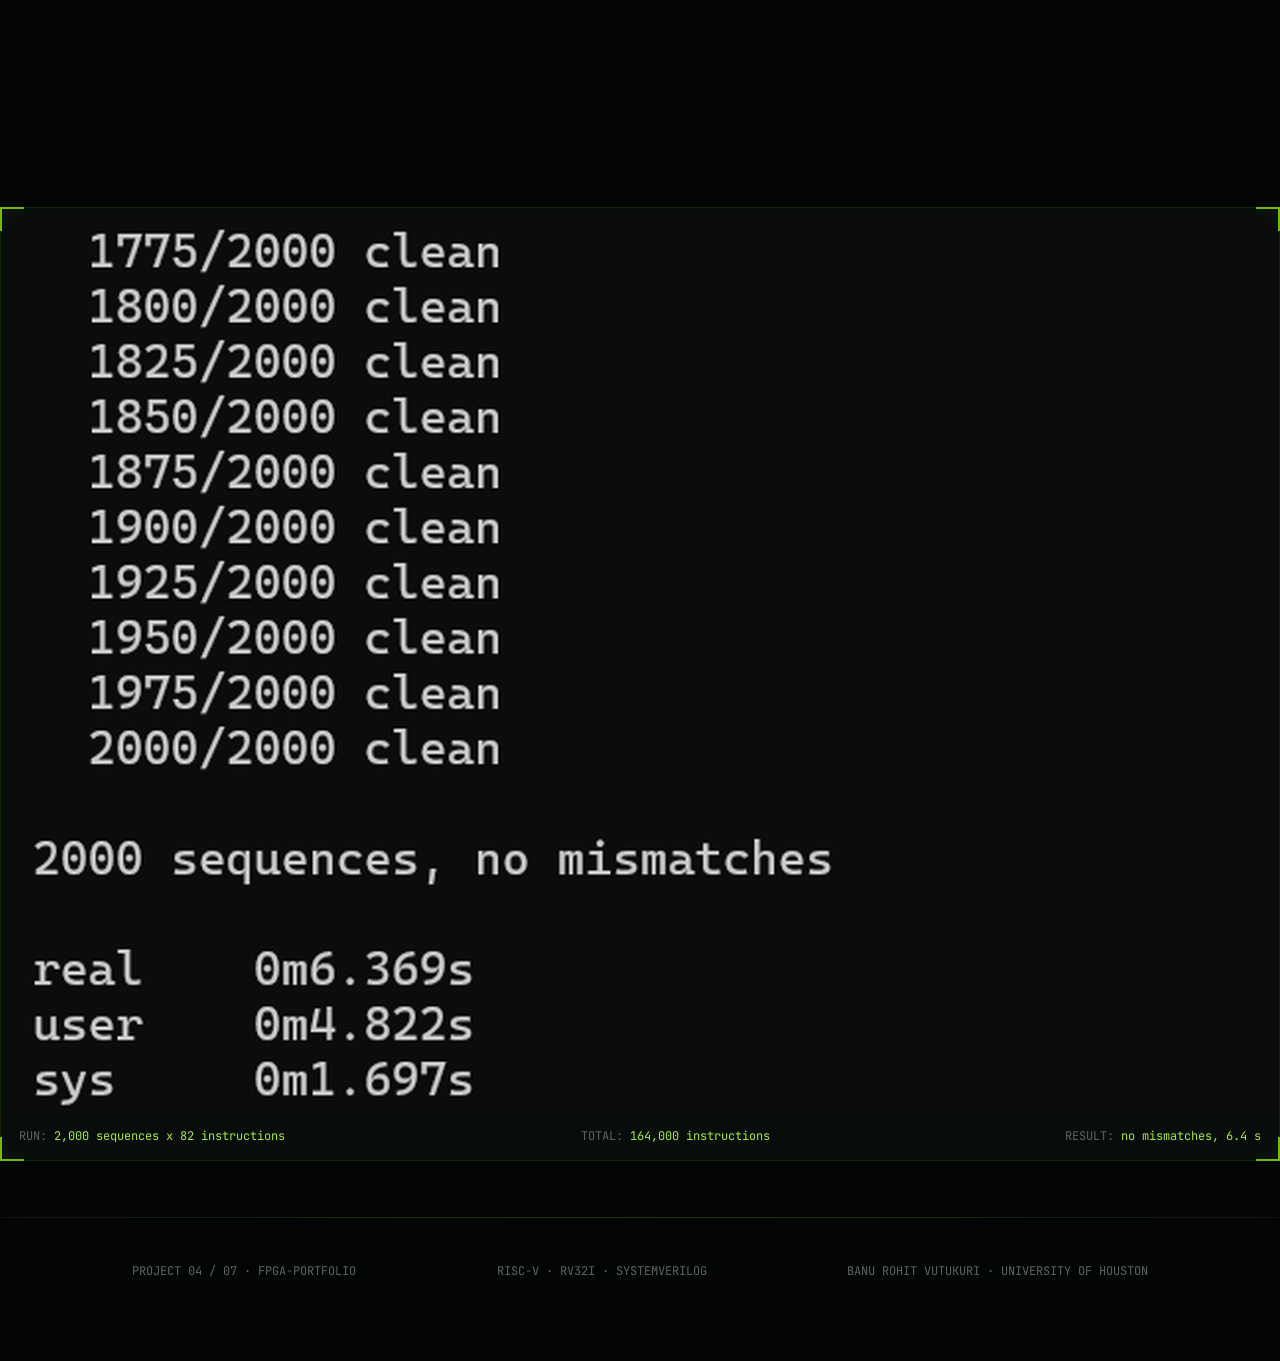
<file: docs/project4-rv32i-cpu/index.html>
<!DOCTYPE html>
<html lang="en">
<head>
<meta charset="UTF-8">
<meta name="viewport" content="width=device-width, initial-scale=1.0">
<title>Single-Cycle RV32I CPU — Banu Rohit Vutukuri</title>
<link rel="preconnect" href="https://fonts.googleapis.com">
<link rel="preconnect" href="https://fonts.gstatic.com" crossorigin>
<link href="https://fonts.googleapis.com/css2?family=Inter:wght@300;400;500;600;700&family=JetBrains+Mono:wght@400;500;600&display=swap" rel="stylesheet">
<link rel="stylesheet" href="../assets/theme.css">
</head>
<body>

<nav>
  <div class="wrap nav-in">
    <span class="brand">BANU ROHIT VUTUKURI <em>/ PROJECT 04</em></span>
    <div class="nav-links">
      <a href="#datapath">Datapath</a>
      <a href="#toolchain">Toolchain</a>
      <a href="#formal">Formal proof</a>
<a href="#riscv-formal">ISA conformance</a>
<a href="#dii">Differential testing</a>
    </div>
  </div>
</nav>

<header class="hero">
  <div class="wrap">
    <div class="kicker">RV32I core · runs compiled C</div>
    <h1>Proven by compiling real C<br>and <span class="accent">running it.</span></h1>
    <p class="hero-sub">A single-cycle RV32I CPU integrating three previously verified pieces — ALU, register file, and control unit — into a working processor. The final proof isn't a testbench claim; it's a <strong>compiled C program actually executing</strong> on the design.</p>
    <div class="stat-band">
      <div class="stat"><span class="v">RV32I</span><span class="k">full base instruction set</span></div>
      <div class="stat"><span class="v"><em data-count="43">0</em>/43</span><span class="k">ISA conformance checks passed</span></div>
      <div class="stat"><span class="v">GCC</span><span class="k">cross-toolchain from source</span></div>
      <div class="stat"><span class="v">C</span><span class="k">bubble-sort, compiled and run</span></div>
    </div>
  </div>
</header>

<section id="datapath">
  <div class="wrap">
    <div class="sec-head reveal"><span class="sec-idx">01</span><h2>Datapath</h2></div>
    <p class="lede reveal">Not built from scratch — assembled from pieces that were each independently verified first, then integrated and re-checked as a whole.</p>
    <div class="flow-rail reveal">
      <span class="step hot">formally-verified ALU</span>
      <span class="step">register file</span>
      <span class="step">decoder</span>
      <span class="step hot">control unit</span>
      <span class="step">single-cycle datapath</span>
    </div>
    <p class="reveal">The ALU integrated here is the exact same block from <a href="../project3-rv32i-alu/">Project 3</a>, formally proven across all ten operations before it was ever wired into a CPU.</p>
  </div>
</section>

<section class="alt" id="toolchain">
  <div class="wrap">
    <div class="sec-head reveal"><span class="sec-idx">02</span><h2>The proof that counts</h2></div>
    <p class="lede reveal">A CPU that passes a testbench is a claim. A CPU that runs a program you didn't write specifically for it is evidence.</p>
    <p class="reveal">A bare-metal <strong>RISC-V GCC cross-toolchain was built from source</strong> — not installed from a package manager — targeting this specific core. A compiled C <strong>bubble-sort program</strong> was then run end to end on the CPU, from reset through program completion, with correct results at the end. That closes the loop from "the RTL simulates correctly" to "this is a computer that runs software."</p>
    <div class="tools reveal">
      <span>RISC-V GCC (built from source)</span><span>Bare-metal toolchain</span><span>C bubble-sort</span>
    </div>
  </div>
</section>

<section id="formal">
  <div class="wrap">
    <div class="die-frame reveal">
  <div class="corner tl"></div><div class="corner tr"></div><div class="corner bl"></div><div class="corner br"></div>
  <img src="images/p04-cpu-bubblesort.png" alt="Compiled C bubble sort executing on the RV32I core" loading="lazy">
  <div class="die-cap">
    <span>RUN: <span class="meta">bubble_sort.hex on rv32i_cpu</span></span>
    <span>TOOLCHAIN: <span class="meta">riscv32-unknown-elf-gcc, built from source</span></span>
    <span>RESULT: <span class="meta">all checks passed</span></span>
  </div>
</div>

<div class="sec-head reveal"><span class="sec-idx">03</span><h2>Formal verification, and catching itself lying twice</h2></div>
    <p class="lede reveal">Beyond running software, three specific properties were formally verified against independent reference computations.</p>
    <div class="report reveal">
      <div class="rhead"><span>FORMAL PROPERTIES</span><span class="ok">VERIFIED</span></div>
      <table>
        <thead><tr><th>Property</th><th>Checked against</th></tr></thead>
        <tbody>
          <tr><td class="cn">ALU-op selection</td><td>Re-derived reference &mdash; see below</td></tr>
          <tr><td class="cn">Branch / next-PC logic</td><td>Re-derived reference &mdash; see below</td></tr>
          <tr><td class="cn">x0 hardwired-to-zero invariant</td><td>Invariant assertion &mdash; genuinely independent</td></tr>
        </tbody>
      </table>
    </div>
    <div class="findings reveal">
      <div class="finding good">
        <span class="ftag">Applied lesson</span>
        <p><strong>Three vacuous proofs were caught and fixed across this portfolio</strong> before trusting these results — directly applying what Project 2's async FIFO taught: a proof that reports success while checking a structurally disconnected property is worse than no proof at all. Auditing every "PASS" for vacuousness is now a standing step, not an afterthought.</p>
      </div>
    </div>
  </div>
</section>

<section>
<div class="wrap">
<div class="finding reveal">
<span class="ftag">What these proofs cannot see</span>
<p>The first two checks above re-derive the design&rsquo;s own logic. The branch one compares <code>branch_taken</code> against a reference computed <em>in the bind file, from the same ALU result, with the same case statement</em>. It catches a typo or a refactor mistake. It cannot catch a misreading of the specification, because both sides would be wrong together. Calling it &ldquo;independent&rdquo; was generous &mdash; and the next section is how that became obvious.</p>
</div>
</div>
</section>


<section class="alt" id="riscv-formal">
<div class="wrap">
<div class="sec-head reveal"><span class="sec-idx">04</span><h2>Proving the ISA, not my own opinion of it</h2></div>
<p class="lede reveal">Block-level proofs check the design against itself. <strong>riscv-formal checks it against the RISC-V specification</strong> &mdash; and found something four passing proofs and a working C program had all missed.</p>
    <p class="reveal">Full 43-check run, all passing, committed at <code>project4-rv32i-cpu/sim/riscv_formal_43.log</code>.</p>
<p class="reveal">The core was instrumented with an <strong>RVFI trace port</strong> reporting every cycle exactly what retired. The harness instantiates the CPU with <strong>no memory attached</strong> &mdash; instruction and data words are free inputs, so the solver explores every response memory could give.</p>
<div class="report reveal">
<div class="rhead"><span>RISCV-FORMAL &middot; RV32I</span><span class="ok">43 / 43 PASS</span></div>
<table>
<thead><tr><th>Check group</th><th>Count</th><th>Proves</th></tr></thead>
<tbody>
<tr><td class="cn">Per-instruction</td><td>37</td><td>Each RV32I instruction matches the ISA spec model</td></tr>
<tr><td class="cn">reg</td><td>1</td><td>Register file consistent with reported writes</td></tr>
<tr><td class="cn">pc_fwd / pc_bwd</td><td>2</td><td>PC sequencing consistent in both directions</td></tr>
<tr><td class="cn">causal / unique</td><td>2</td><td>No retroactive causation; retirements distinct</td></tr>
<tr><td class="cn">cover</td><td>1</td><td>The bounded model can reach multiple retirements</td></tr>
</tbody>
</table>
</div>
<div class="findings reveal">
<div class="finding">
<span class="ftag">Bug found</span>
<p>Fourteen checks failed on the first run, all on <code>assert(spec_trap == trap)</code>. RV32I requires a trap on a misaligned branch or jump target &mdash; the core had none. Adding it fixed loads, stores and jumps, but <strong>every branch still failed</strong>.</p>
<p>The counterexample: a PC already misaligned, executing a branch <em>not taken</em>. The next PC is <code>pc + 4</code>, inheriting the misalignment &mdash; and the spec raises the trap on a branch&rsquo;s computed target whether or not it is taken. The condition was gated on <code>branch_taken</code>; it needed <code>branch</code>. One word.</p>
<p>No directed test would construct that state, and the bind-file proof could not see it: it re-derives the same condition from the same signals.</p>
</div>
<div class="finding good">
<span class="ftag">Applied lesson &middot; third time</span>
<p>Debug signals tapped through hierarchical dot-paths reported <strong>zero at every timestep</strong> &mdash; after flattening they resolve to dump-time constants, with no tool warning. The tell was an impossible pair: <code>pc</code> and <code>pc_plus4</code> both zero, when <code>pc_plus4</code> is a continuous assign of <code>pc + 4</code>. Fix: observe through real module ports, never dot-paths into a flattened design.</p>
</div>
</div>
<p class="reveal">Scope: proofs run under <code>RISCV_FORMAL_ALIGNED_MEM</code>, the same assumption the reference picorv32 configuration uses. No CSRs, no interrupts, no compressed instructions.</p>
</div>
</section>


<section id="dii">
<div class="wrap">
<div class="die-frame reveal">
  <div class="corner tl"></div><div class="corner tr"></div><div class="corner bl"></div><div class="corner br"></div>
  <img src="images/p04-riscv-formal-43of43.png" alt="riscv-formal reporting 43 of 43 checks passing" loading="lazy">
  <div class="die-cap">
    <span>SUITE: <span class="meta">riscv-formal, RV32I</span></span>
    <span>BRANCHES: <span class="meta">the six that the trap fix turned green</span></span>
    <span>RESULT: <span class="meta">43 / 43 PASS</span></span>
  </div>
</div>

<div class="sec-head reveal"><span class="sec-idx">05</span><h2>Differential testing, and measuring what the fuzzer reaches</h2></div>
<p class="lede reveal">The interesting result was not the clean run &mdash; it was what measuring the generator revealed.</p>
<p class="reveal">A <strong>direct instruction injection</strong> harness on Verilator answers every fetch from a queue indexed by <em>retirement order rather than PC</em>. No memory image, no linker script. The same stream runs against a Python model written from the specification, traces are diffed field by field, and a <strong>delta-debugging shrinker</strong> minimises any mismatch.</p>
<div class="report reveal">
<div class="rhead"><span>DII DIFFERENTIAL RUN</span><span class="ok">164,000 INSTRUCTIONS CLEAN</span></div>
<table>
<thead><tr><th>Component</th><th>Detail</th></tr></thead>
<tbody>
<tr><td class="cn">Harness</td><td>Verilator, instructions injected by retirement index</td></tr>
<tr><td class="cn">Reference</td><td>Python RV32I model written from the spec</td></tr>
<tr><td class="cn">Differ</td><td>Field-by-field, mask-gated</td></tr>
<tr><td class="cn">Shrinker</td><td>Delta debugging &mdash; halving pass, then single-instruction pass</td></tr>
<tr><td class="cn">Result</td><td>2,000 sequences &times; 60 instructions, zero mismatches</td></tr>
</tbody>
</table>
</div>
<div class="findings reveal">
<div class="finding good">
<span class="ftag">The finding that mattered</span>
<p>A fuzzer that finds no bugs is indistinguishable from one that checks nothing &mdash; the vacuous-proof trap, one level up. So a known bug was <strong>planted in the reference</strong> (SRA behaving as SRL). <strong>It was not caught.</strong></p>
<p>Measuring the generator explained why: across 6,000 generated instructions there were <strong>zero SRA instructions with a negative operand</strong>. Registers start at zero and accumulate small immediates, so SRA/SRL, SLT/SLTU and BLT/BLTU were exercised syntactically while the behaviour distinguishing them was never reached.</p>
<p>A LUI/ADDI prelude seeding wide values, plus biased register selection, fixed it. The planted bug was then caught and <strong>shrunk from 52 instructions to 4</strong>. Only then did a clean run mean anything.</p>
</div>
</div>
<p class="reveal">Honest limitation: the reference shares an author with the RTL, so a shared misreading would go undetected. It was written from the spec rather than the RTL to reduce that, and riscv-formal covers conformance independently. The contribution here is the injection and shrinking infrastructure, not the reference.</p>
</div>
</section>


<section>
  <div class="wrap">
    <div class="cta-row reveal">
      <a class="btn" href="https://github.com/Vutukuribanurohit02/fpga-portfolio/tree/main/project4-rv32i-cpu">View source on GitHub</a>
      <a class="btn ghost" href="../">← Full portfolio</a>
    </div>
  </div>
</section>

<div class="die-frame reveal">
  <div class="corner tl"></div><div class="corner tr"></div><div class="corner bl"></div><div class="corner br"></div>
  <img src="images/p04-dii-2000-clean.png" alt="DII differential run: 2000 sequences, no mismatches" loading="lazy">
  <div class="die-cap">
    <span>RUN: <span class="meta">2,000 sequences x 82 instructions</span></span>
    <span>TOTAL: <span class="meta">164,000 instructions</span></span>
    <span>RESULT: <span class="meta">no mismatches, 6.4 s</span></span>
  </div>
</div>

<footer>
  <div class="wrap f-in">
    <span>PROJECT 04 / 07 · FPGA-PORTFOLIO</span>
    <span>RISC-V · RV32I · SYSTEMVERILOG</span>
    <span>BANU ROHIT VUTUKURI · UNIVERSITY OF HOUSTON</span>
  </div>
</footer>

<script>
  const io = new IntersectionObserver((e)=>{e.forEach(x=>{if(x.isIntersecting){x.target.classList.add('in');io.unobserve(x.target);}});},{threshold:0.1});
  document.querySelectorAll('.reveal').forEach(el=>io.observe(el));
  const cio = new IntersectionObserver((e)=>{e.forEach(x=>{
    if(!x.isIntersecting)return; const el=x.target; cio.unobserve(el);
    const t=parseFloat(el.dataset.count); const isInt=el.dataset.format==='int'||Number.isInteger(t);
    const t0=performance.now(),d=1200;
    function tick(now){const p=Math.min((now-t0)/d,1);const v=t*(1-Math.pow(1-p,3));
      el.textContent=isInt?Math.round(v).toLocaleString():v.toFixed(1); if(p<1)requestAnimationFrame(tick);}
    requestAnimationFrame(tick);
  });},{threshold:0.5});
  document.querySelectorAll('[data-count]').forEach(el=>cio.observe(el));
</script>

</body>
</html>
</file>
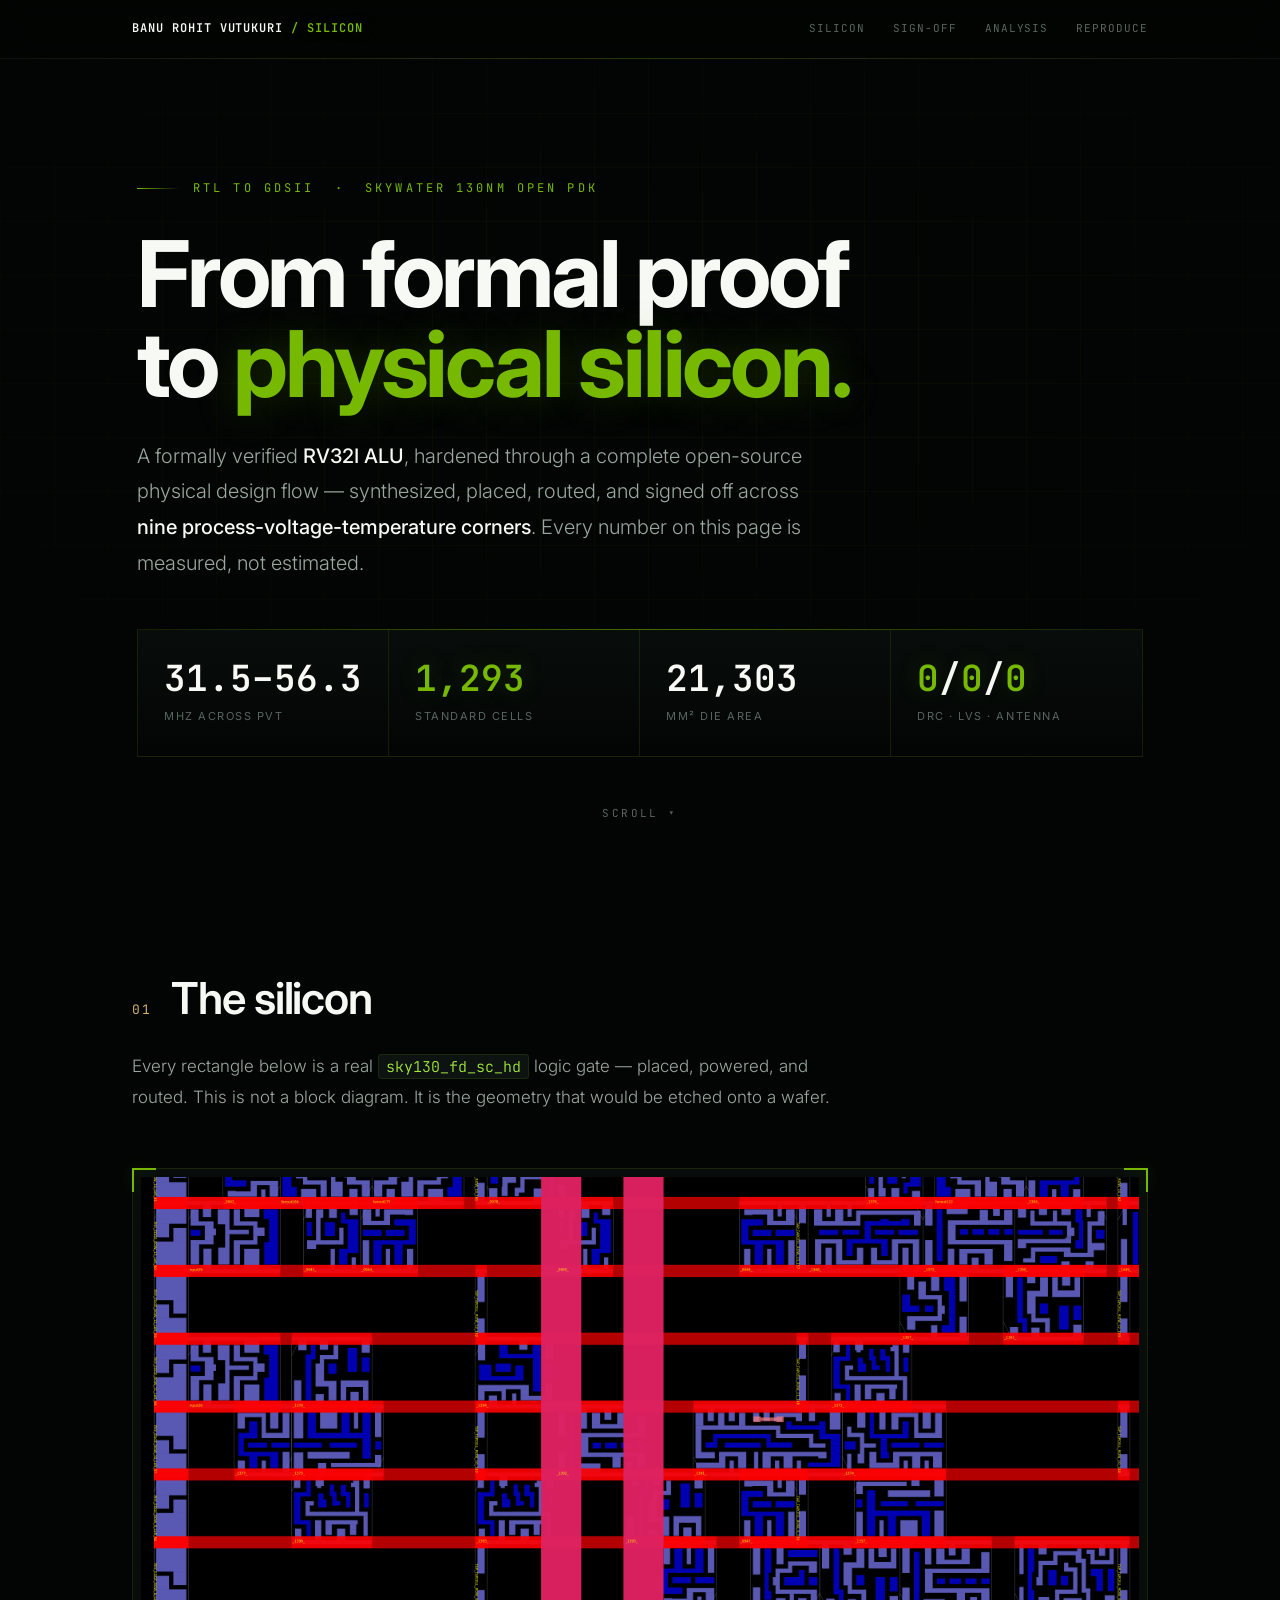
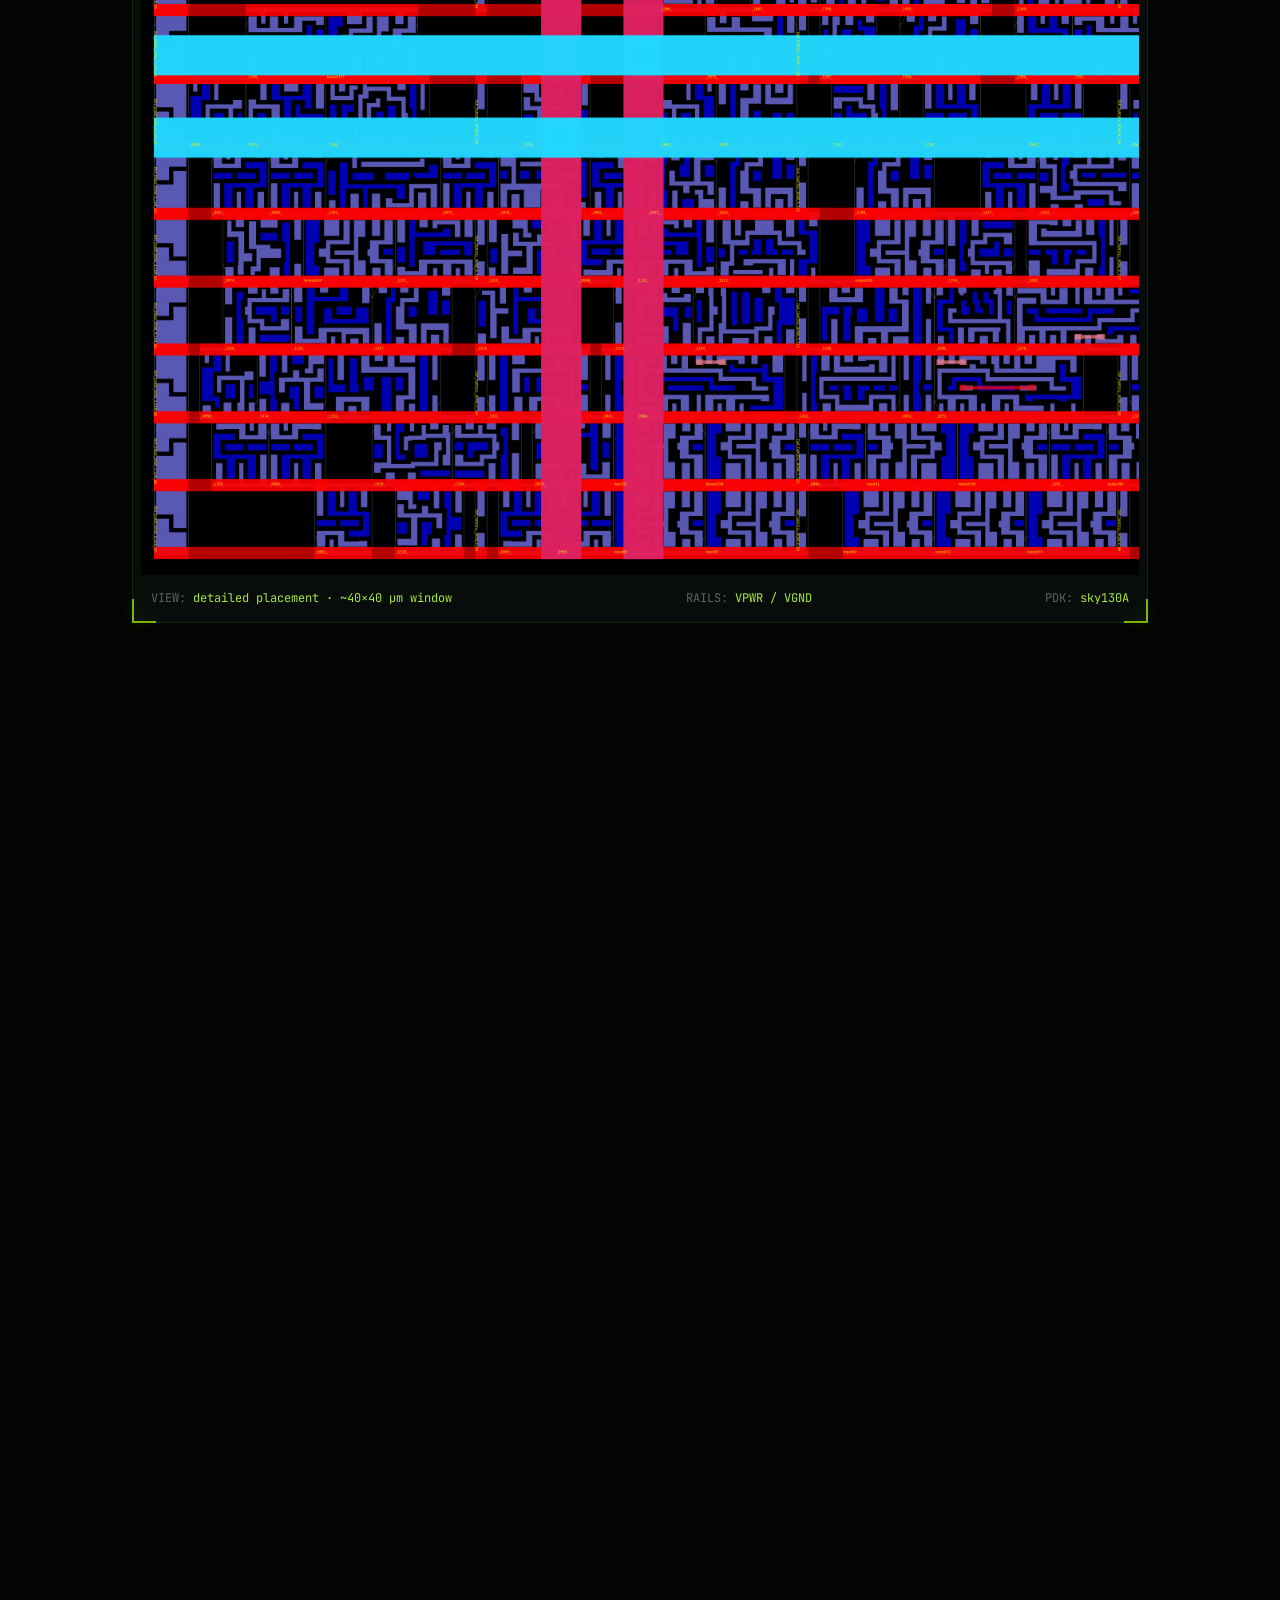
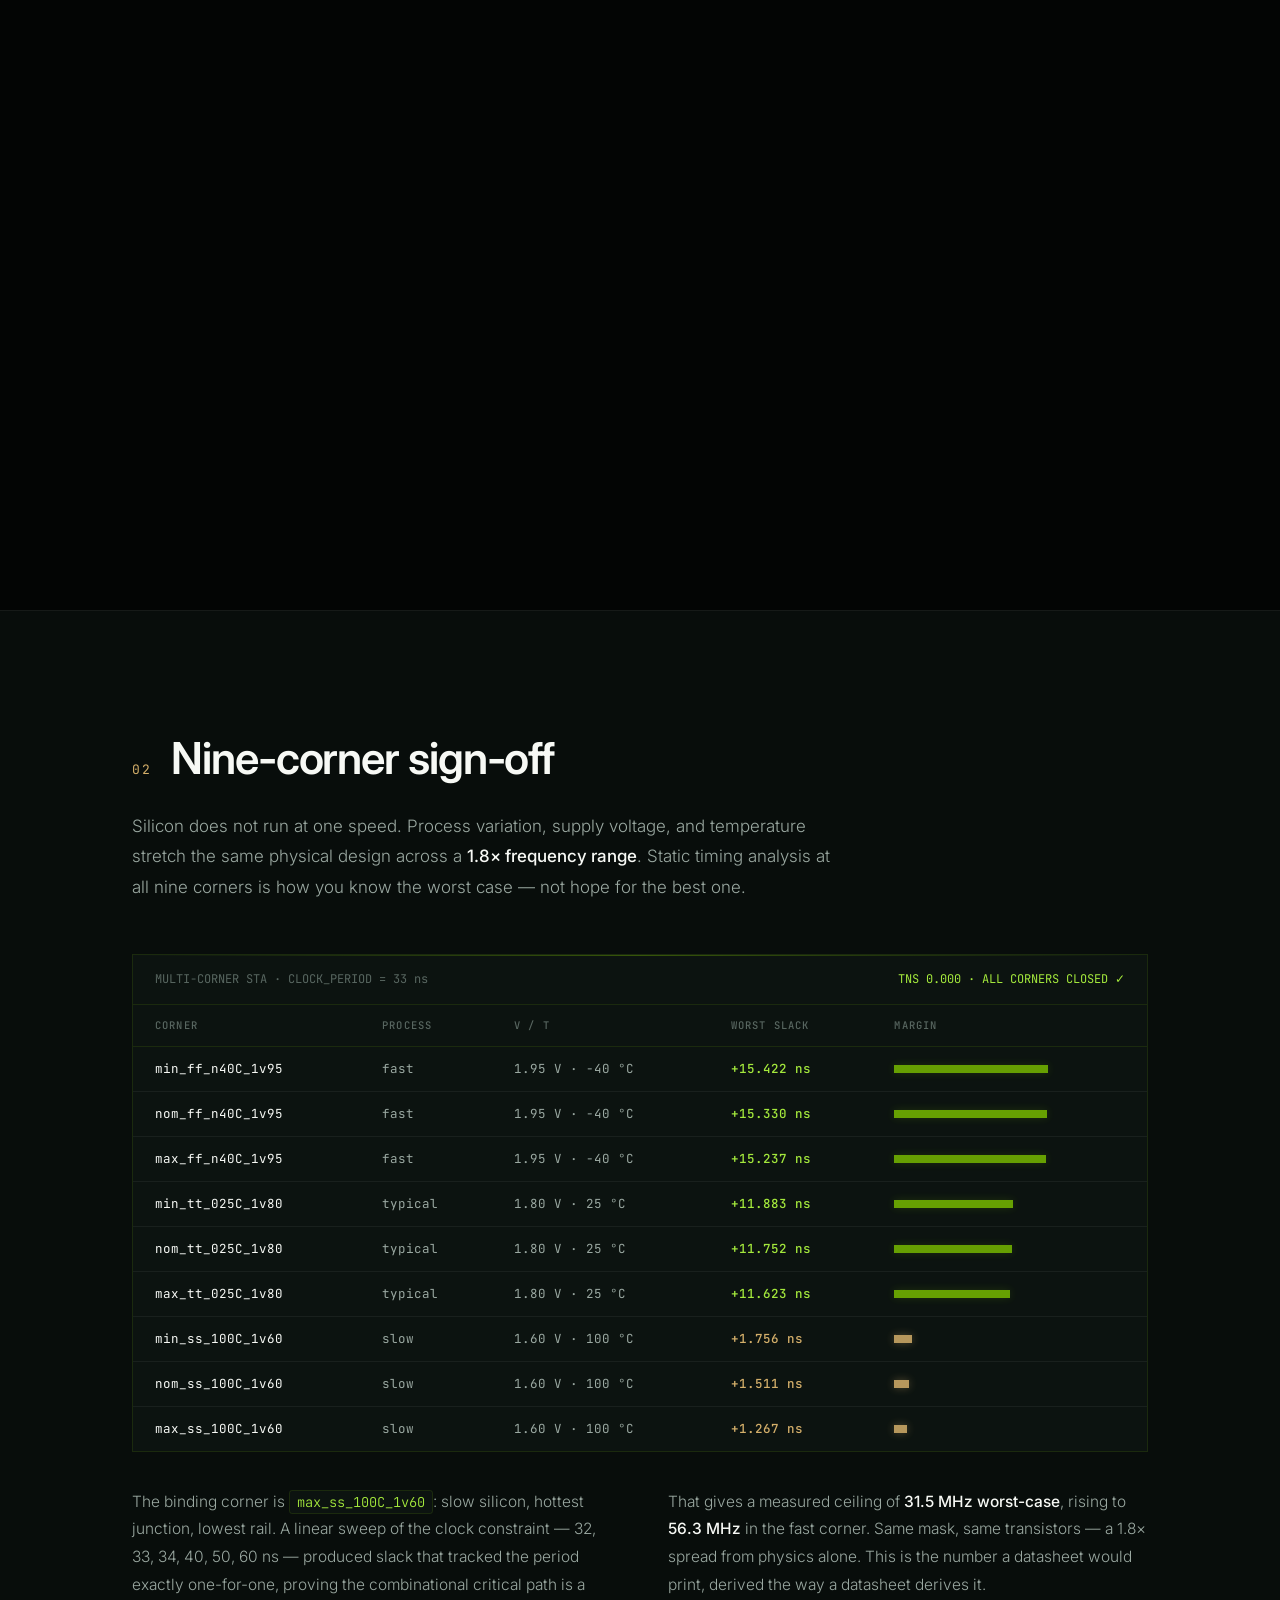
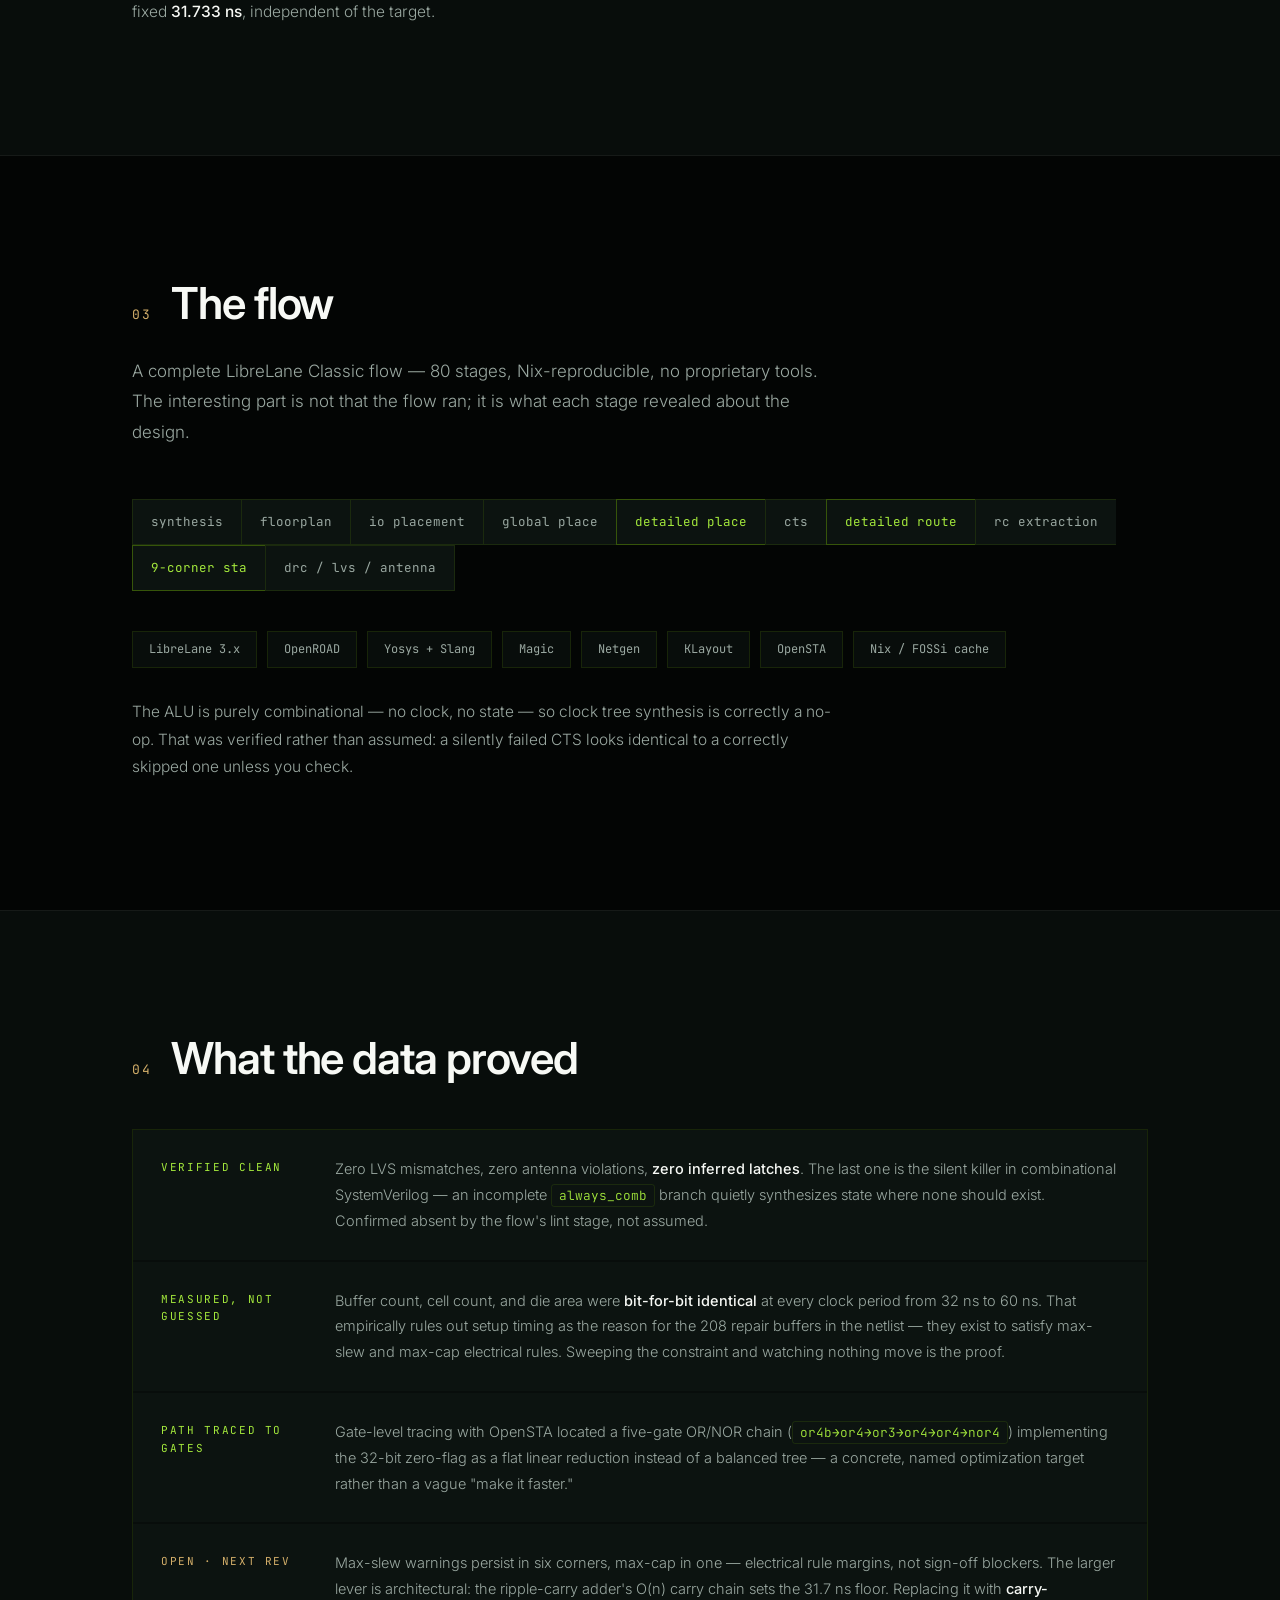
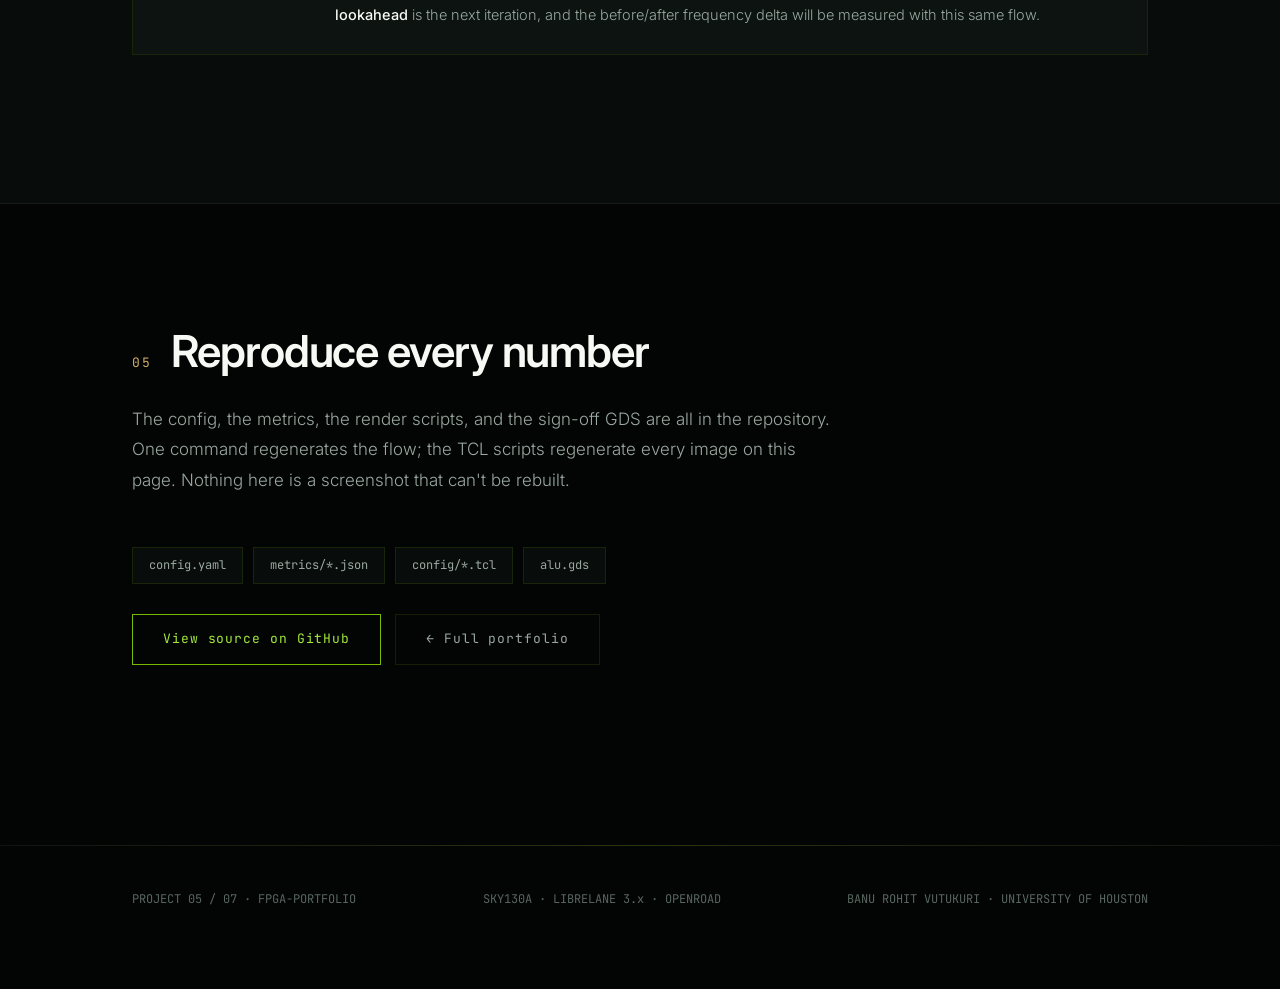
<file: docs/project5-physical-design/index.html>
<!DOCTYPE html>
<html lang="en">
<head>
<meta charset="UTF-8">
<meta name="viewport" content="width=device-width, initial-scale=1.0">
<title>Silicon-Proven RV32I ALU — SkyWater 130nm</title>
<meta name="description" content="RTL-to-GDSII physical design of a formally verified RV32I ALU on the SkyWater sky130 open PDK, characterized across nine PVT corners.">
<link rel="preconnect" href="https://fonts.googleapis.com">
<link rel="preconnect" href="https://fonts.gstatic.com" crossorigin>
<link href="https://fonts.googleapis.com/css2?family=Inter:wght@300;400;500;600;700&family=JetBrains+Mono:wght@400;500;600&display=swap" rel="stylesheet">
<link rel="stylesheet" href="../assets/theme.css">
</head>
<body>

<nav>
  <div class="wrap nav-in">
    <span class="brand">BANU ROHIT VUTUKURI <em>/ SILICON</em></span>
    <div class="nav-links">
      <a href="#silicon">Silicon</a>
      <a href="#signoff">Sign-off</a>
      <a href="#analysis">Analysis</a>
      <a href="#repro">Reproduce</a>
    </div>
  </div>
</nav>

<header class="hero">
  <div class="wrap">
    <div class="kicker">RTL to GDSII &nbsp;·&nbsp; SkyWater 130nm open PDK</div>
    <h1>From formal proof<br>to <span class="accent">physical silicon.</span></h1>
    <p class="hero-sub">A formally verified <strong>RV32I ALU</strong>, hardened through a complete open-source physical design flow — synthesized, placed, routed, and signed off across <strong>nine process-voltage-temperature corners</strong>. Every number on this page is measured, not estimated.</p>

    <div class="stat-band">
      <div class="stat"><span class="v" data-count="31.5" data-suffix="–56.3">0</span><span class="k">MHz across PVT</span></div>
      <div class="stat"><span class="v"><em data-count="1293">0</em></span><span class="k">standard cells</span></div>
      <div class="stat"><span class="v" data-count="21303" data-format="int">0</span><span class="k">µm² die area</span></div>
      <div class="stat"><span class="v"><em>0</em>/<em>0</em>/<em>0</em></span><span class="k">DRC · LVS · antenna</span></div>
    </div>
  </div>
  <div class="scroll-hint">SCROLL ▾</div>
</header>

<section id="silicon">
  <div class="wrap">
    <div class="sec-head reveal"><span class="sec-idx">01</span><h2>The silicon</h2></div>
    <p class="lede reveal">Every rectangle below is a real <code>sky130_fd_sc_hd</code> logic gate — placed, powered, and routed. This is not a block diagram. It is the geometry that would be etched onto a wafer.</p>

    <div class="die-frame reveal">
      <div class="corner tl"></div><div class="corner tr"></div><div class="corner bl"></div><div class="corner br"></div>
      <img src="images/img_zoom.png" alt="Zoomed placement view showing individual sky130 standard cells, power rails, and tap cell columns" loading="lazy">
      <div class="die-cap">
        <span>VIEW: <span class="meta">detailed placement · ~40×40 µm window</span></span>
        <span>RAILS: <span class="meta">VPWR / VGND</span></span>
        <span>PDK: <span class="meta">sky130A</span></span>
      </div>
    </div>

    <div class="grid2 reveal">
      <p>The horizontal red bands are alternating power and ground rails; each row of cells between them is one standard-cell row. The pink vertical columns are tap cells — substrate ties inserted on a fixed pitch to prevent latch-up. The dark gaps are genuine placement whitespace at <strong>64.6% core utilization</strong>, before fill insertion.</p>
      <p>The full die measures <strong>140.7 × 151.4 µm</strong> — about the width of two human hairs — and carries 1,293 logic cells implementing all ten RV32I ALU operations plus a 103-pin I/O ring &mdash; <code>design__io</code> after routing; <code>floorplan__design__io</code> reads 101 before the power pins join the ring. Routed wirelength totals <strong>38.2 mm</strong> of metal across the layer stack.</p>
    </div>

    <div class="die-frame reveal">
      <div class="corner tl"></div><div class="corner tr"></div><div class="corner bl"></div><div class="corner br"></div>
      <img src="images/img_placement.png" alt="Full die placement view showing all standard cell rows" loading="lazy">
      <div class="die-cap">
        <span>VIEW: <span class="meta">full die · post-placement</span></span>
        <span>DIE: <span class="meta">140.7 × 151.4 µm</span></span>
        <span>UTIL: <span class="meta">64.6%</span></span>
      </div>
    </div>
  </div>
</section>

<section class="alt" id="signoff">
  <div class="wrap">
    <div class="sec-head reveal"><span class="sec-idx">02</span><h2>Nine-corner sign-off</h2></div>
    <p class="lede reveal">Silicon does not run at one speed. Process variation, supply voltage, and temperature stretch the same physical design across a <strong>1.8× frequency range</strong>. Static timing analysis at all nine corners is how you know the worst case — not hope for the best one.</p>

    <div class="report reveal">
      <div class="rhead">
        <span>MULTI-CORNER STA · CLOCK_PERIOD = 33 ns</span>
        <span class="ok">TNS 0.000 · ALL CORNERS CLOSED ✓</span>
      </div>
      <table>
        <thead><tr><th>Corner</th><th>Process</th><th>V / T</th><th>Worst slack</th><th>Margin</th></tr></thead>
        <tbody>
          <tr><td class="cn">min_ff_n40C_1v95</td><td>fast</td><td>1.95 V · −40 °C</td><td class="slack-pos">+15.422 ns</td><td><span class="bar" style="width:154px"></span></td></tr>
          <tr><td class="cn">nom_ff_n40C_1v95</td><td>fast</td><td>1.95 V · −40 °C</td><td class="slack-pos">+15.330 ns</td><td><span class="bar" style="width:153px"></span></td></tr>
          <tr><td class="cn">max_ff_n40C_1v95</td><td>fast</td><td>1.95 V · −40 °C</td><td class="slack-pos">+15.237 ns</td><td><span class="bar" style="width:152px"></span></td></tr>
          <tr><td class="cn">min_tt_025C_1v80</td><td>typical</td><td>1.80 V · 25 °C</td><td class="slack-pos">+11.883 ns</td><td><span class="bar" style="width:119px"></span></td></tr>
          <tr><td class="cn">nom_tt_025C_1v80</td><td>typical</td><td>1.80 V · 25 °C</td><td class="slack-pos">+11.752 ns</td><td><span class="bar" style="width:118px"></span></td></tr>
          <tr><td class="cn">max_tt_025C_1v80</td><td>typical</td><td>1.80 V · 25 °C</td><td class="slack-pos">+11.623 ns</td><td><span class="bar" style="width:116px"></span></td></tr>
          <tr><td class="cn">min_ss_100C_1v60</td><td>slow</td><td>1.60 V · 100 °C</td><td class="slack-tight">+1.756 ns</td><td><span class="bar t" style="width:18px"></span></td></tr>
          <tr><td class="cn">nom_ss_100C_1v60</td><td>slow</td><td>1.60 V · 100 °C</td><td class="slack-tight">+1.511 ns</td><td><span class="bar t" style="width:15px"></span></td></tr>
          <tr><td class="cn">max_ss_100C_1v60</td><td>slow</td><td>1.60 V · 100 °C</td><td class="slack-tight">+1.267 ns</td><td><span class="bar t" style="width:13px"></span></td></tr>
        </tbody>
      </table>
    </div>

    <div class="grid2 reveal">
      <p>The binding corner is <code>max_ss_100C_1v60</code>: slow silicon, hottest junction, lowest rail. A linear sweep of the clock constraint — 32, 33, 34, 40, 50, 60 ns — produced slack that tracked the period exactly one-for-one, proving the combinational critical path is a fixed <strong>31.733 ns</strong>, independent of the target.</p>
      <p>That gives a measured ceiling of <strong>31.5 MHz worst-case</strong>, rising to <strong>56.3 MHz</strong> in the fast corner. Same mask, same transistors — a 1.8× spread from physics alone. This is the number a datasheet would print, derived the way a datasheet derives it.</p>
    </div>
  </div>
</section>

<section id="flow">
  <div class="wrap">
    <div class="sec-head reveal"><span class="sec-idx">03</span><h2>The flow</h2></div>
    <p class="lede reveal">A complete LibreLane Classic flow — 80 stages, Nix-reproducible, no proprietary tools. The interesting part is not that the flow ran; it is what each stage revealed about the design.</p>
    <div class="flow-rail reveal">
      <span class="step">synthesis</span>
      <span class="step">floorplan</span>
      <span class="step">io placement</span>
      <span class="step">global place</span>
      <span class="step hot">detailed place</span>
      <span class="step">cts</span>
      <span class="step hot">detailed route</span>
      <span class="step">rc extraction</span>
      <span class="step hot">9-corner sta</span>
      <span class="step">drc / lvs / antenna</span>
    </div>
    <div class="tools reveal">
      <span>LibreLane 3.x</span><span>OpenROAD</span><span>Yosys + Slang</span><span>Magic</span><span>Netgen</span><span>KLayout</span><span>OpenSTA</span><span>Nix / FOSSi cache</span>
    </div>
    <p class="reveal">The ALU is purely combinational — no clock, no state — so clock tree synthesis is correctly a no-op. That was verified rather than assumed: a silently failed CTS looks identical to a correctly skipped one unless you check.</p>
  </div>
</section>

<section class="alt" id="analysis">
  <div class="wrap">
    <div class="sec-head reveal"><span class="sec-idx">04</span><h2>What the data proved</h2></div>

    <div class="findings reveal">
      <div class="finding good">
        <span class="ftag">Verified clean</span>
        <p>Zero LVS mismatches, zero antenna violations, <strong>zero inferred latches</strong>. The last one is the silent killer in combinational SystemVerilog — an incomplete <code>always_comb</code> branch quietly synthesizes state where none should exist. Confirmed absent by the flow's lint stage, not assumed.</p>
      </div>
      <div class="finding good">
        <span class="ftag">Measured, not guessed</span>
        <p>Buffer count, cell count, and die area were <strong>bit-for-bit identical</strong> at every clock period from 32 ns to 60 ns. That empirically rules out setup timing as the reason for the 208 repair buffers in the netlist — they exist to satisfy max-slew and max-cap electrical rules. Sweeping the constraint and watching nothing move is the proof.</p>
      </div>
      <div class="finding good">
        <span class="ftag">Path traced to gates</span>
        <p>Gate-level tracing with OpenSTA located a five-gate OR/NOR chain (<code>or4b→or4→or3→or4→or4→nor4</code>) implementing the 32-bit zero-flag as a flat linear reduction instead of a balanced tree — a concrete, named optimization target rather than a vague "make it faster."</p>
      </div>
      <div class="finding open">
        <span class="ftag">Open · next rev</span>
        <p>Max-slew warnings persist in six corners, max-cap in one — electrical rule margins, not sign-off blockers. The larger lever is architectural: the ripple-carry adder's O(n) carry chain sets the 31.7 ns floor. Replacing it with <strong>carry-lookahead</strong> is the next iteration, and the before/after frequency delta will be measured with this same flow.</p>
      </div>
    </div>
  </div>
</section>

<section id="repro">
  <div class="wrap">
    <div class="sec-head reveal"><span class="sec-idx">05</span><h2>Reproduce every number</h2></div>
    <p class="lede reveal">The config, the metrics, the render scripts, and the sign-off GDS are all in the repository. One command regenerates the flow; the TCL scripts regenerate every image on this page. Nothing here is a screenshot that can't be rebuilt.</p>
    <div class="tools reveal">
      <span>config.yaml</span><span>metrics/*.json</span><span>config/*.tcl</span><span>alu.gds</span>
    </div>
    <div class="cta-row reveal">
      <a class="btn" href="https://github.com/Vutukuribanurohit02/fpga-portfolio/tree/main/project5-physical-design">View source on GitHub</a>
      <a class="btn ghost" href="../">← Full portfolio</a>
    </div>
  </div>
</section>

<footer>
  <div class="wrap f-in">
    <span>PROJECT 05 / 07 · FPGA-PORTFOLIO</span>
    <span>SKY130A · LIBRELANE 3.x · OPENROAD</span>
    <span>BANU ROHIT VUTUKURI · UNIVERSITY OF HOUSTON</span>
  </div>
</footer>

<script>
  const io = new IntersectionObserver((entries)=>{
    entries.forEach(e=>{ if(e.isIntersecting){ e.target.classList.add('in'); io.unobserve(e.target);} });
  },{threshold:0.12});
  document.querySelectorAll('.reveal').forEach(el=>io.observe(el));

  const cio = new IntersectionObserver((entries)=>{
    entries.forEach(e=>{
      if(!e.isIntersecting) return;
      const el = e.target; cio.unobserve(el);
      const target = parseFloat(el.dataset.count);
      const suffix = el.dataset.suffix || '';
      const isInt = el.dataset.format === 'int' || Number.isInteger(target);
      const t0 = performance.now(), dur = 1400;
      function tick(t){
        const p = Math.min((t - t0)/dur, 1);
        const eased = 1 - Math.pow(1 - p, 3);
        const v = target * eased;
        el.textContent = (isInt ? Math.round(v).toLocaleString() : v.toFixed(1)) + (p === 1 ? suffix : '');
        if(p < 1) requestAnimationFrame(tick);
      }
      requestAnimationFrame(tick);
    });
  },{threshold:0.5});
  document.querySelectorAll('[data-count]').forEach(el=>cio.observe(el));
</script>

</body>
</html>
</file>
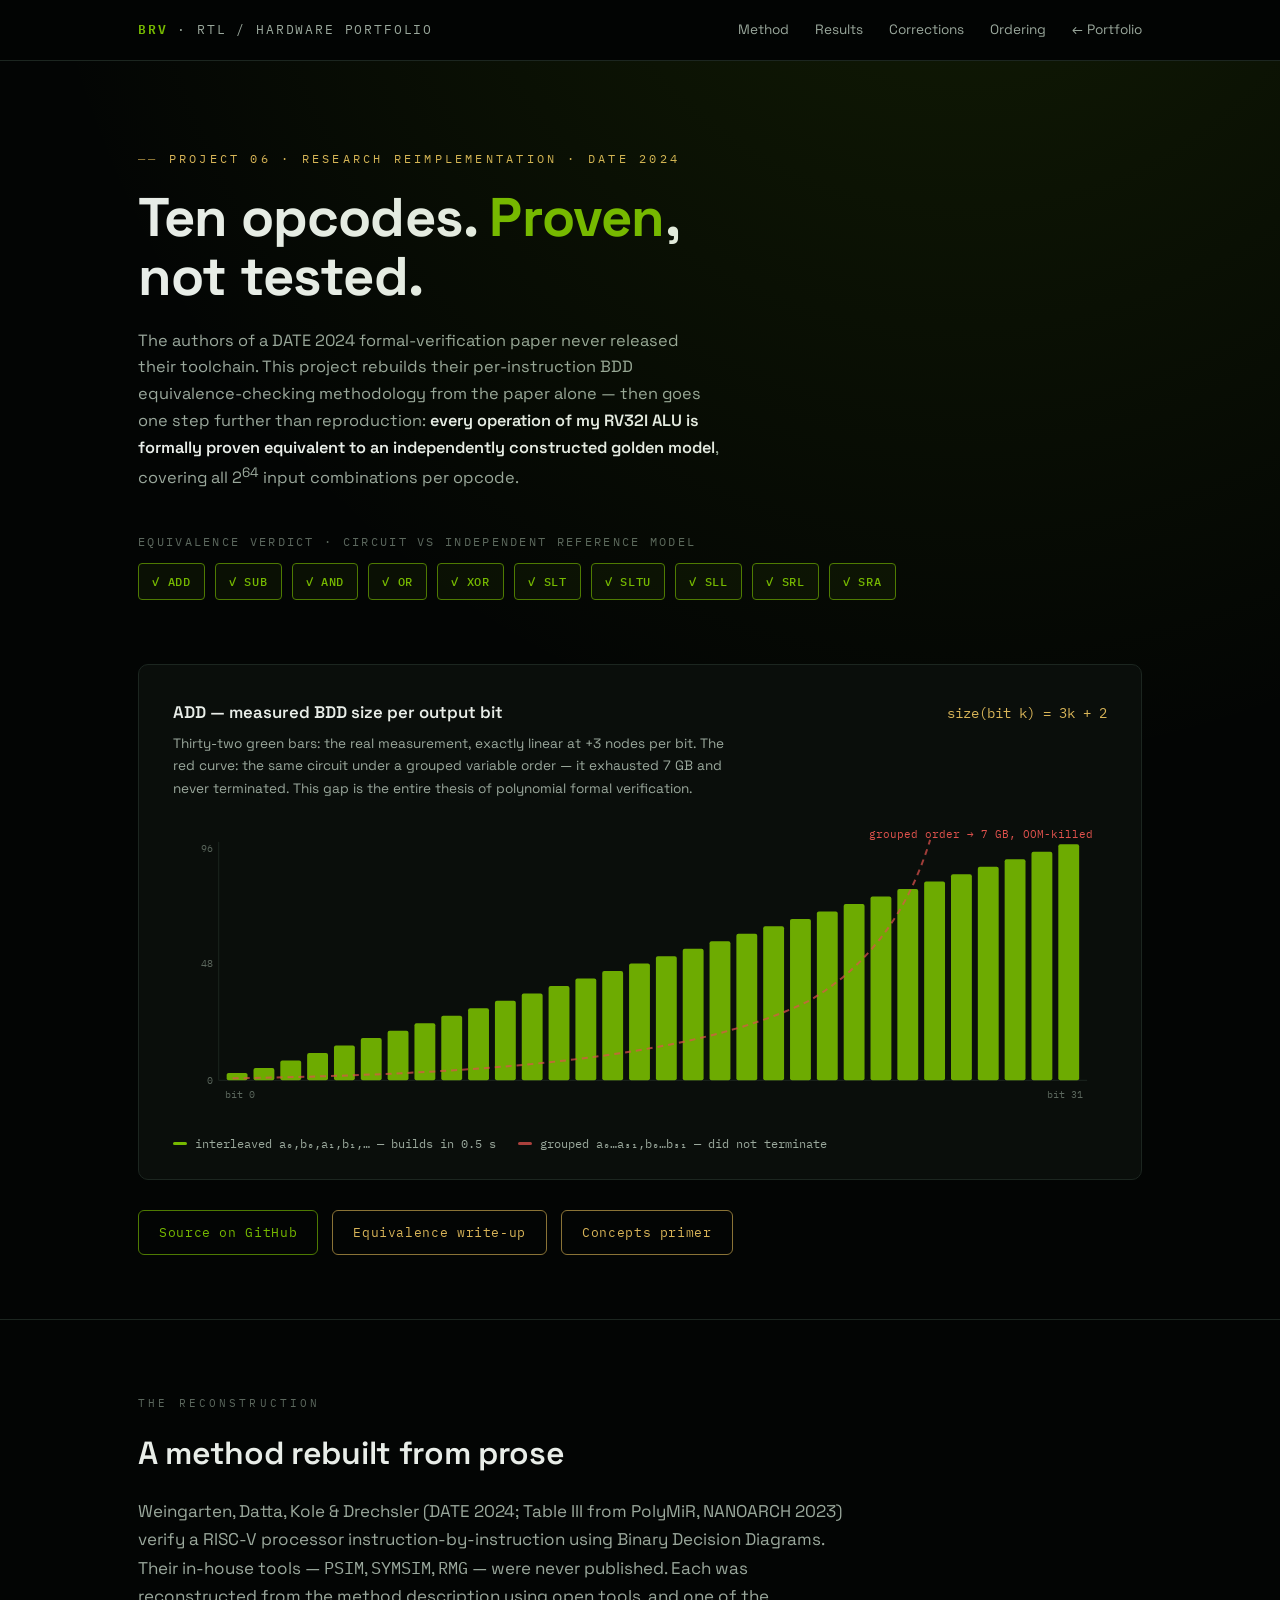
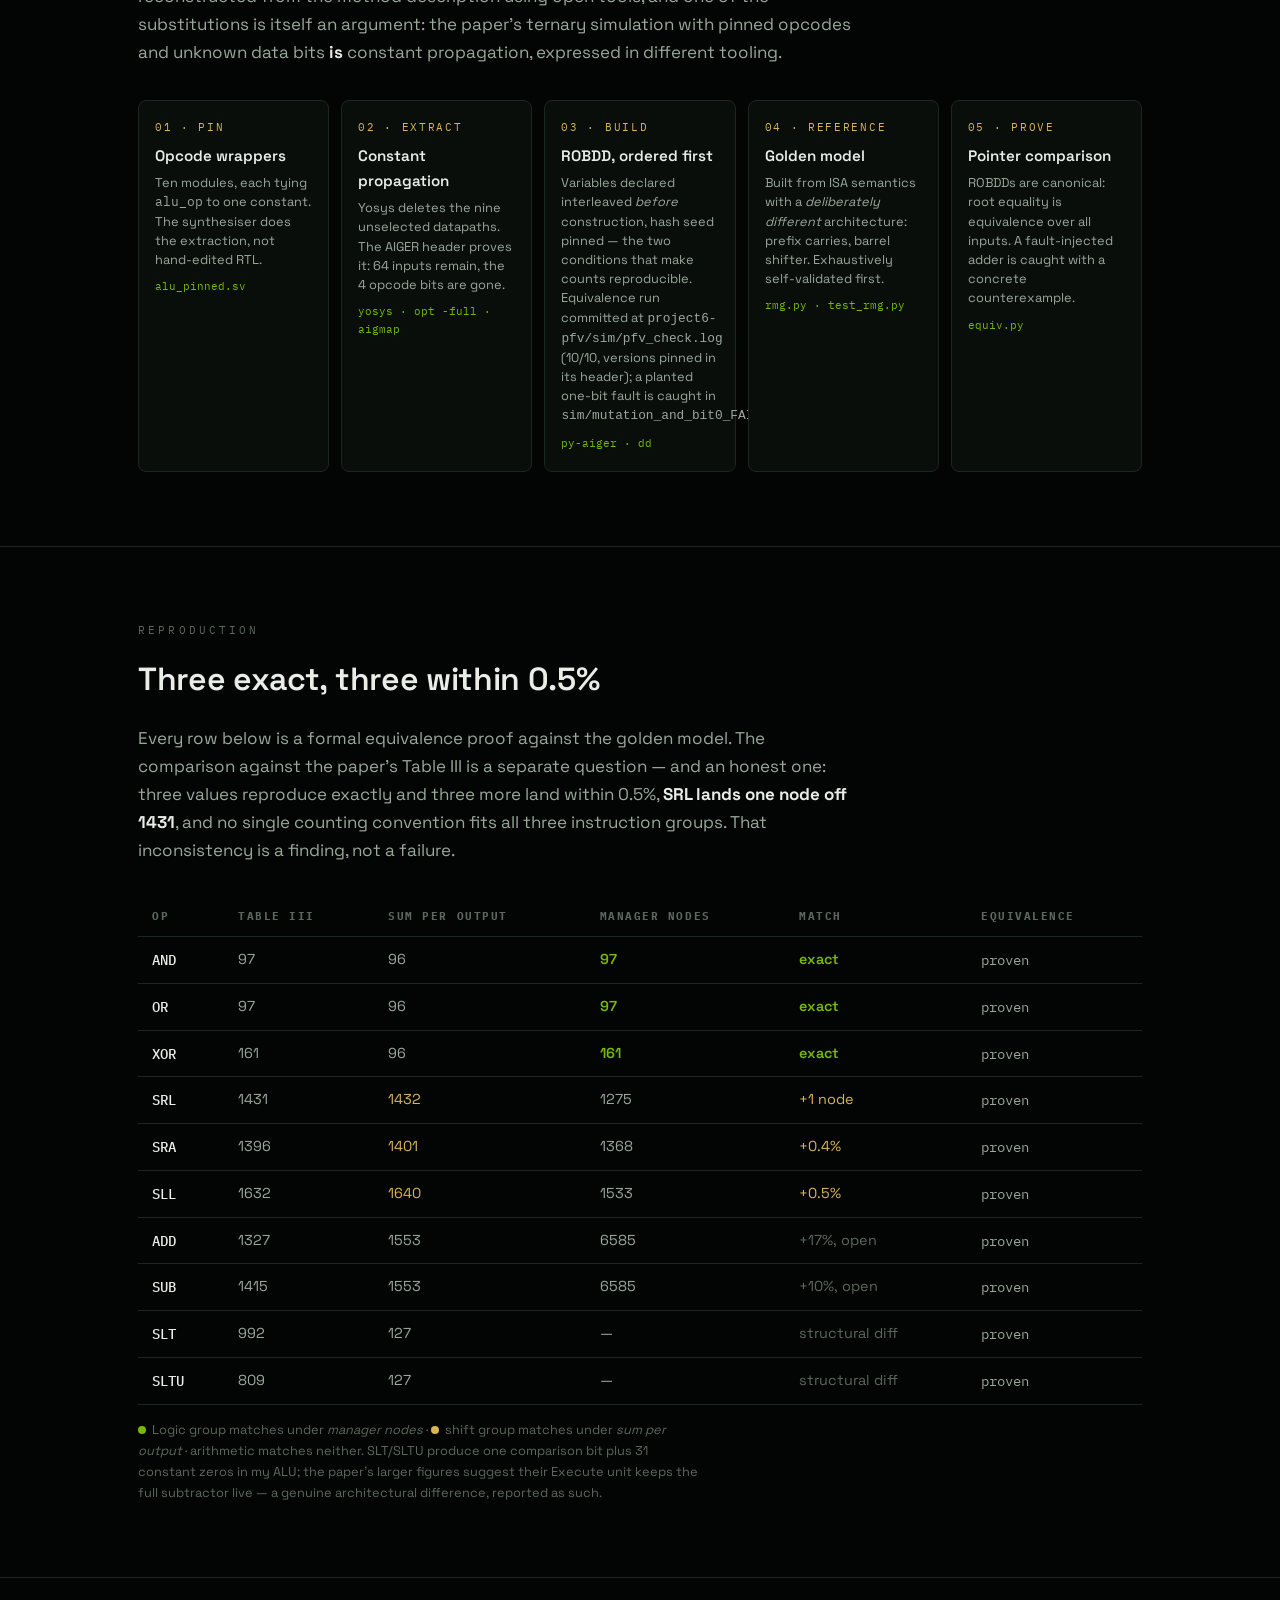
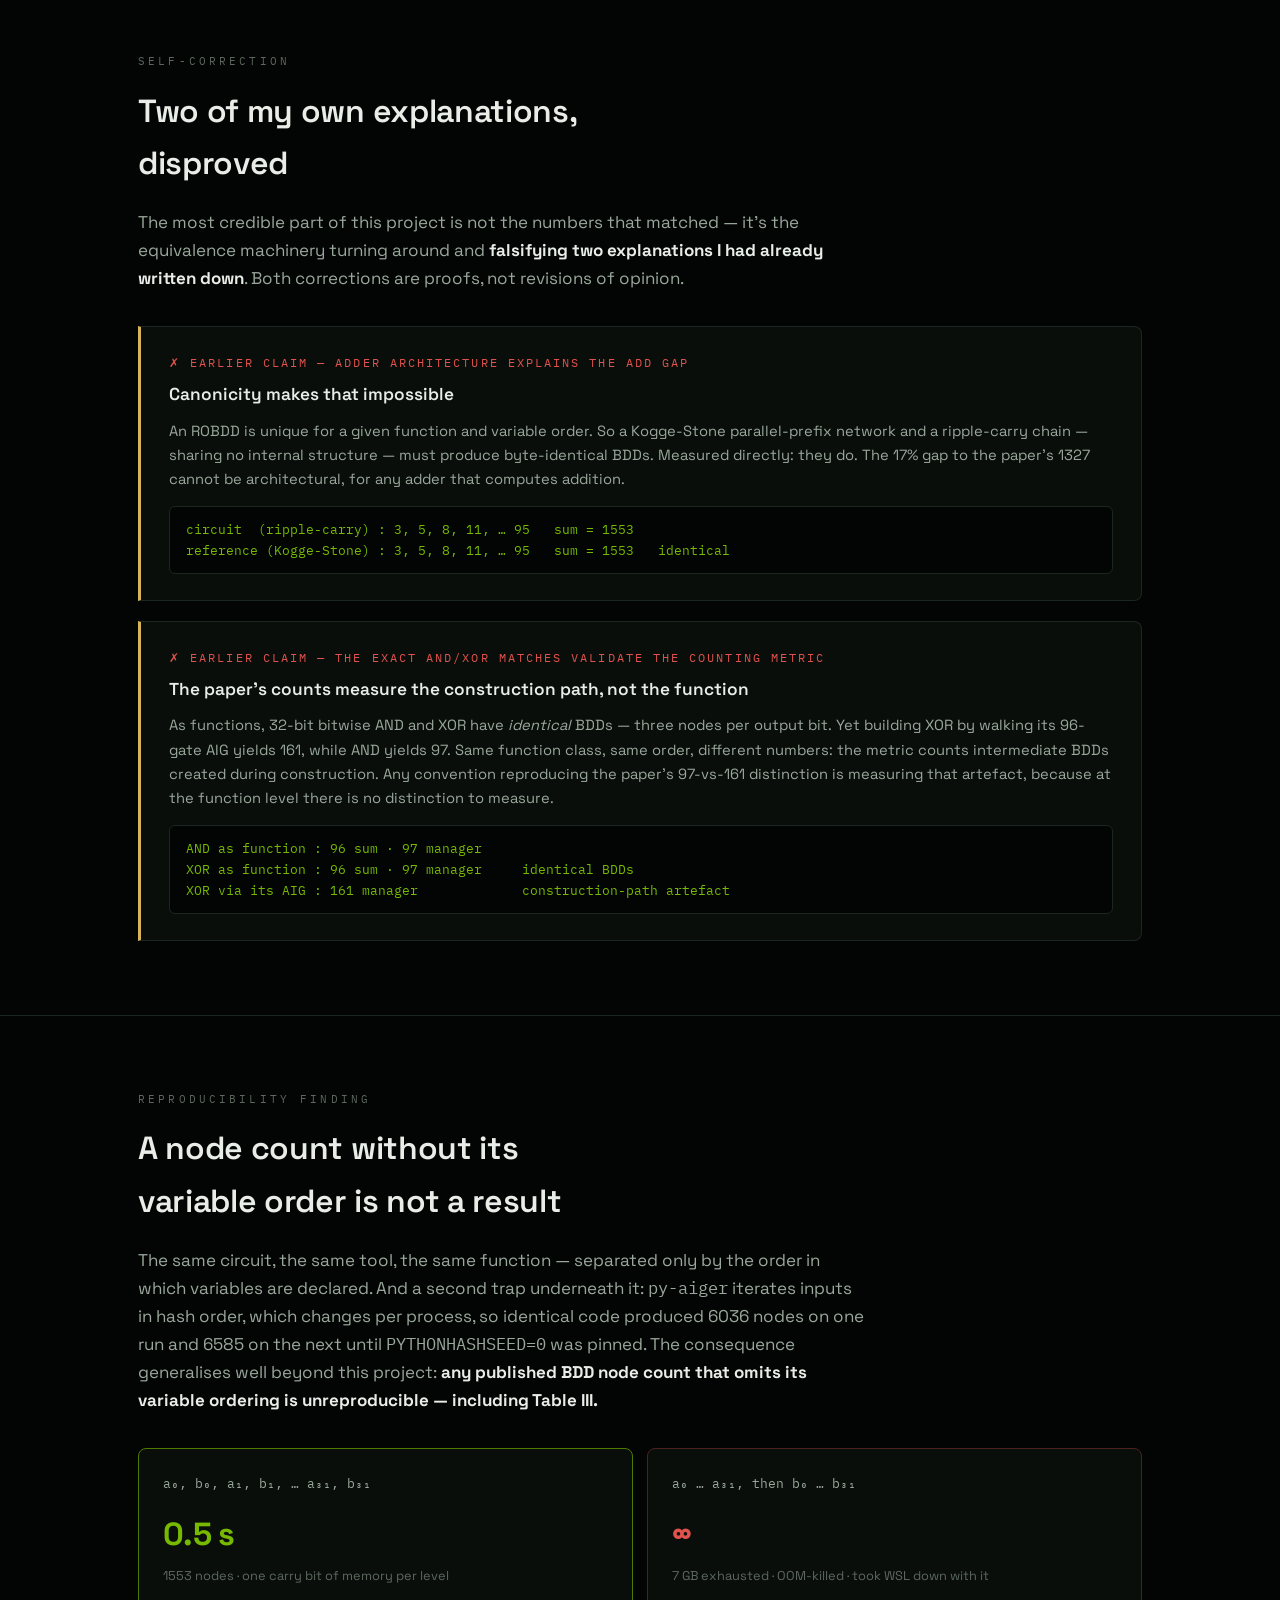
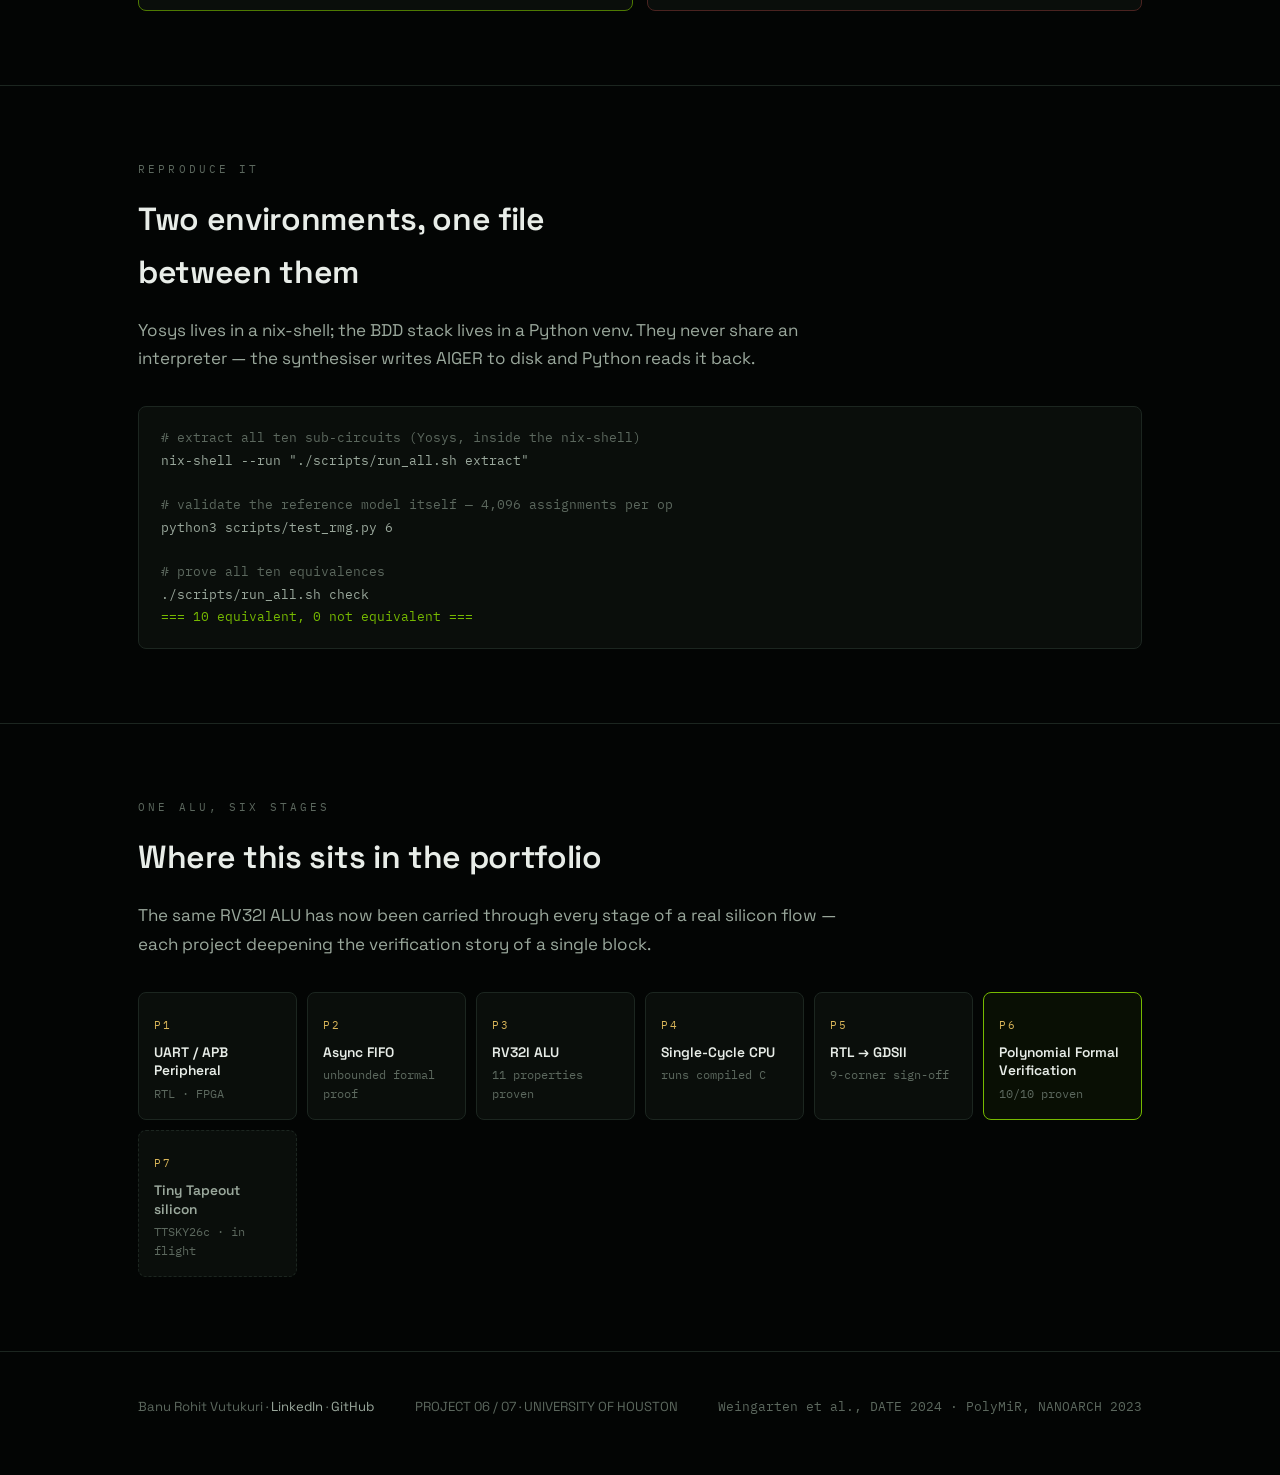
<file: docs/project6-pfv/index.html>
<!DOCTYPE html>
<html lang="en">
<head>
<meta charset="UTF-8">
<meta name="viewport" content="width=device-width, initial-scale=1.0">
<title>Project 6 — Polynomial Formal Verification · Banu Rohit Vutukuri</title>
<meta name="description" content="A DATE 2024 verification methodology rebuilt from the paper alone. All ten RV32I ALU opcodes formally proven equivalent to an independent golden model.">
<link rel="preconnect" href="https://fonts.googleapis.com">
<link rel="preconnect" href="https://fonts.gstatic.com" crossorigin>
<link href="https://fonts.googleapis.com/css2?family=Space+Grotesk:wght@400;500;600;700&family=IBM+Plex+Mono:wght@400;500;600&display=swap" rel="stylesheet">
<style>
:root{
  --void:#030504;
  --panel:#0a0e0b;
  --panel-2:#0e1410;
  --line:#1c2620;
  --green:#76b900;
  --green-dim:#4e7a02;
  --green-glow:rgba(118,185,0,.14);
  --gold:#d8b458;
  --gold-dim:#8a7336;
  --ink:#e8ede8;
  --ink-2:#9aa89c;
  --ink-3:#5c685e;
  --red:#e0524d;
  --sans:'Space Grotesk',system-ui,sans-serif;
  --mono:'IBM Plex Mono',ui-monospace,monospace;
}
*{margin:0;padding:0;box-sizing:border-box}
html{scroll-behavior:smooth}
body{
  background:var(--void);
  color:var(--ink);
  font-family:var(--sans);
  font-size:17px;
  line-height:1.65;
  -webkit-font-smoothing:antialiased;
}
::selection{background:var(--green);color:var(--void)}
a{color:var(--green);text-decoration:none}
a:hover{text-decoration:underline;text-underline-offset:3px}
a:focus-visible,button:focus-visible{outline:2px solid var(--gold);outline-offset:3px;border-radius:2px}
.wrap{max-width:1060px;margin:0 auto;padding:0 28px}
.mono{font-family:var(--mono)}

/* ---------- top nav ---------- */
nav{
  position:sticky;top:0;z-index:50;
  background:rgba(3,5,4,.86);
  backdrop-filter:blur(12px);
  border-bottom:1px solid var(--line);
}
nav .wrap{display:flex;align-items:center;justify-content:space-between;height:60px}
.brand{font-family:var(--mono);font-size:.82rem;letter-spacing:.14em;color:var(--ink-2)}
.brand b{color:var(--green);font-weight:600}
.nav-links{display:flex;gap:26px;font-size:.85rem}
.nav-links a{color:var(--ink-2)}
.nav-links a:hover{color:var(--green);text-decoration:none}

/* ---------- hero ---------- */
.hero{padding:88px 0 64px;position:relative;overflow:hidden}
.hero::before{
  content:"";position:absolute;inset:-40% -20% auto;height:120%;
  background:radial-gradient(ellipse at 68% 12%, var(--green-glow), transparent 55%);
  pointer-events:none;
}
.eyebrow{
  font-family:var(--mono);font-size:.72rem;letter-spacing:.28em;
  text-transform:uppercase;color:var(--gold);margin-bottom:20px;
}
.eyebrow::before{content:"—— ";color:var(--gold-dim)}
h1{
  font-size:clamp(2.1rem,5vw,3.4rem);
  font-weight:700;line-height:1.08;letter-spacing:-.015em;
  max-width:17ch;
}
h1 em{font-style:normal;color:var(--green)}
.hero-sub{
  margin-top:22px;max-width:58ch;color:var(--ink-2);font-size:1.02rem;
}
.hero-sub b{color:var(--ink);font-weight:600}

/* verdict strip */
.verdict{
  margin-top:40px;display:flex;flex-wrap:wrap;gap:10px;align-items:center;
}
.verdict .chip{
  font-family:var(--mono);font-size:.78rem;font-weight:500;
  padding:7px 13px;border:1px solid var(--green-dim);border-radius:4px;
  color:var(--green);background:rgba(118,185,0,.06);
  letter-spacing:.06em;
}
.verdict .chip::before{content:"✓ ";color:var(--green)}
.verdict-label{
  font-family:var(--mono);font-size:.72rem;color:var(--ink-3);
  letter-spacing:.2em;text-transform:uppercase;width:100%;margin-bottom:2px;
}

/* ---------- signature chart ---------- */
.chart-frame{
  margin:64px 0 0;background:var(--panel);
  border:1px solid var(--line);border-radius:10px;
  padding:34px 34px 26px;position:relative;
}
.chart-head{display:flex;justify-content:space-between;align-items:baseline;flex-wrap:wrap;gap:8px;margin-bottom:6px}
.chart-title{font-weight:600;font-size:1.05rem}
.chart-formula{font-family:var(--mono);font-size:.85rem;color:var(--gold)}
.chart-sub{font-size:.85rem;color:var(--ink-2);margin-bottom:22px;max-width:64ch}
.legend{display:flex;gap:22px;font-family:var(--mono);font-size:.72rem;color:var(--ink-2);margin-top:14px;flex-wrap:wrap}
.legend span{display:flex;align-items:center;gap:8px}
.sw{width:14px;height:3px;border-radius:2px;display:inline-block}
.sw.g{background:var(--green)}
.sw.r{background:var(--red);opacity:.75}
#growth{width:100%;height:auto;display:block}
.bar{fill:var(--green);opacity:0;transform:translateY(6px);transition:opacity .5s ease,transform .5s ease}
.bar.lit{opacity:.92;transform:none}
.oom-path{stroke:var(--red);stroke-width:2;fill:none;stroke-dasharray:6 5;opacity:.7}
.oom-tag{font-family:var(--mono);font-size:11px;fill:var(--red)}
.ax{font-family:var(--mono);font-size:10px;fill:var(--ink-3)}

/* ---------- sections ---------- */
section{padding:74px 0;border-top:1px solid var(--line)}
.sec-eyebrow{
  font-family:var(--mono);font-size:.7rem;letter-spacing:.28em;
  text-transform:uppercase;color:var(--ink-3);margin-bottom:14px;
}
h2{font-size:clamp(1.5rem,3vw,2rem);font-weight:600;letter-spacing:-.01em;margin-bottom:18px;max-width:24ch}
.lede{color:var(--ink-2);max-width:66ch;margin-bottom:34px}
.lede b,.lede strong{color:var(--ink)}
p+p{margin-top:14px}

/* pipeline */
.pipe{display:grid;grid-template-columns:repeat(auto-fit,minmax(150px,1fr));gap:12px;margin-top:8px}
.pipe .step{
  background:var(--panel);border:1px solid var(--line);border-radius:8px;
  padding:18px 16px;transition:transform .28s cubic-bezier(.2,.8,.25,1),border-color .28s,box-shadow .28s;
}
.pipe .step:hover{transform:translateY(-5px);border-color:var(--green-dim);box-shadow:0 14px 34px -18px var(--green-glow)}
.step .k{font-family:var(--mono);font-size:.66rem;color:var(--gold);letter-spacing:.16em;text-transform:uppercase}
.step .t{font-weight:600;margin:7px 0 5px;font-size:.95rem}
.step .d{font-size:.8rem;color:var(--ink-2);line-height:1.5}
.step .tool{font-family:var(--mono);font-size:.68rem;color:var(--green);margin-top:9px}

/* results table */
table{width:100%;border-collapse:collapse;font-size:.9rem;margin-top:6px}
th{
  font-family:var(--mono);font-size:.68rem;letter-spacing:.14em;text-transform:uppercase;
  color:var(--ink-3);text-align:left;padding:10px 14px;border-bottom:1px solid var(--line);
}
td{padding:11px 14px;border-bottom:1px solid var(--line);color:var(--ink-2)}
td:first-child{font-family:var(--mono);color:var(--ink);font-weight:500}
td .hit{color:var(--green);font-weight:600}
td .near{color:var(--gold)}
td .miss{color:var(--ink-3)}
tr{transition:background .2s}
tbody tr:hover{background:var(--panel)}
.tbl-note{font-size:.8rem;color:var(--ink-3);margin-top:14px;max-width:70ch}
.tbl-note .dot{display:inline-block;width:8px;height:8px;border-radius:50%;margin-right:6px;vertical-align:baseline}
.dot.g{background:var(--green)}.dot.a{background:var(--gold)}

/* corrections */
.correction{
  background:var(--panel);border:1px solid var(--line);border-left:3px solid var(--gold);
  border-radius:0 8px 8px 0;padding:26px 28px;margin-top:20px;
  transition:transform .28s cubic-bezier(.2,.8,.25,1),box-shadow .28s;
}
.correction:hover{transform:translateY(-4px);box-shadow:0 16px 40px -22px rgba(216,180,88,.25)}
.correction .was{
  font-family:var(--mono);font-size:.72rem;letter-spacing:.18em;text-transform:uppercase;
  color:var(--red);margin-bottom:8px;
}
.correction .was::before{content:"✗ "}
.correction h3{font-size:1.08rem;font-weight:600;margin-bottom:10px}
.correction p{font-size:.92rem;color:var(--ink-2)}
.correction .proof{
  margin-top:14px;font-family:var(--mono);font-size:.8rem;color:var(--green);
  background:var(--void);border:1px solid var(--line);border-radius:6px;padding:12px 16px;
  overflow-x:auto;white-space:pre;
}

/* ordering panel */
.duel{display:grid;grid-template-columns:1fr 1fr;gap:14px;margin-top:8px}
.duel .side{
  border:1px solid var(--line);border-radius:8px;padding:24px;background:var(--panel);
  transition:transform .28s cubic-bezier(.2,.8,.25,1);
}
.duel .side:hover{transform:translateY(-4px)}
.duel .side.win{border-color:var(--green-dim)}
.duel .side.lose{border-color:#4a2320}
.duel .ord{font-family:var(--mono);font-size:.8rem;color:var(--ink-2);margin-bottom:14px}
.duel .big{font-size:2rem;font-weight:700;letter-spacing:-.02em}
.duel .win .big{color:var(--green)}
.duel .lose .big{color:var(--red)}
.duel .cap{font-size:.8rem;color:var(--ink-3);margin-top:4px}

/* code blocks */
pre.code{
  background:var(--panel);border:1px solid var(--line);border-radius:8px;
  padding:20px 22px;font-family:var(--mono);font-size:.82rem;line-height:1.7;
  color:var(--ink-2);overflow-x:auto;margin-top:10px;
}
pre.code .c{color:var(--ink-3)}
pre.code .g{color:var(--green)}

/* spine */
.spine{display:grid;grid-template-columns:repeat(auto-fit,minmax(140px,1fr));gap:10px;margin-top:8px}
.spine a{
  display:block;background:var(--panel);border:1px solid var(--line);border-radius:8px;
  padding:16px 15px;color:var(--ink);text-decoration:none;
  transition:transform .28s cubic-bezier(.2,.8,.25,1),border-color .28s;
}
.spine a:hover{transform:translateY(-5px);border-color:var(--green-dim);text-decoration:none}
.spine .pn{font-family:var(--mono);font-size:.66rem;color:var(--gold);letter-spacing:.16em}
.spine .pt{font-weight:600;font-size:.86rem;margin-top:6px;line-height:1.35}
.spine .ps{font-size:.72rem;color:var(--ink-3);margin-top:4px;font-family:var(--mono)}
.spine a.here{border-color:var(--green);background:rgba(118,185,0,.05)}
.spine a.next{border-style:dashed;color:var(--ink-2)}

/* footer */
footer{border-top:1px solid var(--line);padding:44px 0 60px;color:var(--ink-3);font-size:.82rem}
footer .wrap{display:flex;justify-content:space-between;flex-wrap:wrap;gap:14px}
footer a{color:var(--ink-2)}

.btn-row{display:flex;gap:14px;flex-wrap:wrap;margin-top:30px}
.btn{
  font-family:var(--mono);font-size:.8rem;letter-spacing:.05em;
  padding:11px 20px;border-radius:6px;border:1px solid var(--green-dim);
  color:var(--green);transition:transform .25s,background .25s;
}
.btn:hover{background:rgba(118,185,0,.08);transform:translateY(-2px);text-decoration:none}
.btn.gold{border-color:var(--gold-dim);color:var(--gold)}
.btn.gold:hover{background:rgba(216,180,88,.07)}

@media(max-width:720px){
  .duel{grid-template-columns:1fr}
  .nav-links{display:none}
  .chart-frame{padding:22px 16px 18px}
}
@media(prefers-reduced-motion:reduce){
  *{transition:none!important;animation:none!important;scroll-behavior:auto}
  .bar{opacity:.92;transform:none}
}
</style>
</head>
<body>

<nav>
  <div class="wrap">
    <span class="brand"><b>BRV</b> · RTL / HARDWARE PORTFOLIO</span>
    <div class="nav-links">
      <a href="#method">Method</a>
      <a href="#results">Results</a>
      <a href="#corrections">Corrections</a>
      <a href="#ordering">Ordering</a>
      <a href="../index.html">← Portfolio</a>
    </div>
  </div>
</nav>

<header class="hero">
  <div class="wrap">
    <div class="eyebrow">Project 06 · Research Reimplementation · DATE 2024</div>
    <h1>Ten opcodes. <em>Proven</em>, not tested.</h1>
    <p class="hero-sub">
      The authors of a DATE&nbsp;2024 formal-verification paper never released their toolchain.
      This project rebuilds their per-instruction BDD equivalence-checking methodology from the
      paper alone — then goes one step further than reproduction:
      <b>every operation of my RV32I ALU is formally proven equivalent to an independently
      constructed golden model</b>, covering all 2<sup>64</sup> input combinations per opcode.
    </p>

    <div class="verdict">
      <span class="verdict-label">Equivalence verdict · circuit vs independent reference model</span>
      <span class="chip">ADD</span><span class="chip">SUB</span><span class="chip">AND</span>
      <span class="chip">OR</span><span class="chip">XOR</span><span class="chip">SLT</span>
      <span class="chip">SLTU</span><span class="chip">SLL</span><span class="chip">SRL</span>
      <span class="chip">SRA</span>
    </div>

    <!-- signature: measured linear growth vs the exponential ghost -->
    <div class="chart-frame">
      <div class="chart-head">
        <span class="chart-title">ADD — measured BDD size per output bit</span>
        <span class="chart-formula mono">size(bit&nbsp;k) = 3k + 2</span>
      </div>
      <p class="chart-sub">
        Thirty-two green bars: the real measurement, exactly linear at +3 nodes per bit.
        The red curve: the same circuit under a grouped variable order — it exhausted
        7&nbsp;GB and never terminated. This gap is the entire thesis of polynomial formal verification.
      </p>
      <svg id="growth" viewBox="0 0 940 300" role="img"
           aria-label="Bar chart: BDD node count per output bit grows linearly from 3 to 95. A dashed red curve showing exponential growth under a bad variable order leaves the chart, labeled OOM at 7 gigabytes.">
        <!-- axes -->
        <line x1="46" y1="260" x2="920" y2="260" stroke="#1c2620" stroke-width="1"/>
        <line x1="46" y1="20"  x2="46"  y2="260" stroke="#1c2620" stroke-width="1"/>
        <text class="ax" x="40" y="264" text-anchor="end">0</text>
        <text class="ax" x="40" y="146" text-anchor="end">48</text>
        <text class="ax" x="40" y="30"  text-anchor="end">96</text>
        <text class="ax" x="52"  y="278">bit 0</text>
        <text class="ax" x="880" y="278">bit 31</text>
        <g id="bars"></g>
        <!-- exponential ghost: leaves the frame -->
        <path class="oom-path" d="M 60 258 C 300 254, 520 240, 640 180 C 700 145, 740 90, 762 18"/>
        <text class="oom-tag" x="700" y="16">grouped order → 7 GB, OOM-killed</text>
      </svg>
      <div class="legend">
        <span><i class="sw g"></i>interleaved a₀,b₀,a₁,b₁,… — builds in 0.5 s</span>
        <span><i class="sw r"></i>grouped a₀…a₃₁,b₀…b₃₁ — did not terminate</span>
      </div>
    </div>

    <div class="btn-row">
      <a class="btn" href="https://github.com/Vutukuribanurohit02/fpga-portfolio/tree/main/project6-pfv">Source on GitHub</a>
      <a class="btn gold" href="https://github.com/Vutukuribanurohit02/fpga-portfolio/blob/main/project6-pfv/EQUIVALENCE.md">Equivalence write-up</a>
      <a class="btn gold" href="https://github.com/Vutukuribanurohit02/fpga-portfolio/blob/main/project6-pfv/CONCEPTS.md">Concepts primer</a>
    </div>
  </div>
</header>

<section id="method">
  <div class="wrap">
    <div class="sec-eyebrow">The reconstruction</div>
    <h2>A method rebuilt from prose</h2>
    <p class="lede">
      Weingarten, Datta, Kole &amp; Drechsler (DATE&nbsp;2024; Table&nbsp;III from PolyMiR, NANOARCH&nbsp;2023)
      verify a RISC-V processor instruction-by-instruction using Binary Decision Diagrams. Their
      in-house tools — <span class="mono">PSIM</span>, <span class="mono">SYMSIM</span>,
      <span class="mono">RMG</span> — were never published. Each was reconstructed
      from the method description using open tools, and one of the substitutions is itself an argument:
      the paper's ternary simulation with pinned opcodes and unknown data bits <b>is</b> constant
      propagation, expressed in different tooling.
    </p>
    <div class="pipe">
      <div class="step">
        <div class="k">01 · Pin</div>
        <div class="t">Opcode wrappers</div>
        <div class="d">Ten modules, each tying <span class="mono">alu_op</span> to one constant. The synthesiser does the extraction, not hand-edited RTL.</div>
        <div class="tool">alu_pinned.sv</div>
      </div>
      <div class="step">
        <div class="k">02 · Extract</div>
        <div class="t">Constant propagation</div>
        <div class="d">Yosys deletes the nine unselected datapaths. The AIGER header proves it: 64 inputs remain, the 4 opcode bits are gone.</div>
        <div class="tool">yosys · opt&nbsp;-full · aigmap</div>
      </div>
      <div class="step">
        <div class="k">03 · Build</div>
        <div class="t">ROBDD, ordered first</div>
        <div class="d">Variables declared interleaved <em>before</em> construction, hash seed pinned — the two conditions that make counts reproducible.</div>
        <div class="d">Equivalence run committed at <code>project6-pfv/sim/pfv_check.log</code> (10/10, versions pinned in its header); a planted one-bit fault is caught in <code>sim/mutation_and_bit0_FAIL.log</code>.</div>
        <div class="tool">py-aiger · dd</div>
      </div>
      <div class="step">
        <div class="k">04 · Reference</div>
        <div class="t">Golden model</div>
        <div class="d">Built from ISA semantics with a <em>deliberately different</em> architecture: prefix carries, barrel shifter. Exhaustively self-validated first.</div>
        <div class="tool">rmg.py · test_rmg.py</div>
      </div>
      <div class="step">
        <div class="k">05 · Prove</div>
        <div class="t">Pointer comparison</div>
        <div class="d">ROBDDs are canonical: root equality is equivalence over all inputs. A fault-injected adder is caught with a concrete counterexample.</div>
        <div class="tool">equiv.py</div>
      </div>
    </div>
  </div>
</section>

<section id="results">
  <div class="wrap">
    <div class="sec-eyebrow">Reproduction</div>
    <h2>Three exact, three within 0.5%</h2>
    <p class="lede">
      Every row below is a formal equivalence proof against the golden model. The comparison against
      the paper's Table&nbsp;III is a separate question — and an honest one: three values reproduce exactly and three more land within 0.5%,
      <b>SRL lands one node off 1431</b>, and no single counting convention fits all three
      instruction groups. That inconsistency is a finding, not a failure.
    </p>
    <table>
      <thead>
        <tr><th>Op</th><th>Table III</th><th>Sum per output</th><th>Manager nodes</th><th>Match</th><th>Equivalence</th></tr>
      </thead>
      <tbody>
        <tr><td>AND</td><td>97</td><td>96</td><td><span class="hit">97</span></td><td><span class="hit">exact</span></td><td class="mono">proven</td></tr>
        <tr><td>OR</td><td>97</td><td>96</td><td><span class="hit">97</span></td><td><span class="hit">exact</span></td><td class="mono">proven</td></tr>
        <tr><td>XOR</td><td>161</td><td>96</td><td><span class="hit">161</span></td><td><span class="hit">exact</span></td><td class="mono">proven</td></tr>
        <tr><td>SRL</td><td>1431</td><td><span class="near">1432</span></td><td>1275</td><td><span class="near">+1 node</span></td><td class="mono">proven</td></tr>
        <tr><td>SRA</td><td>1396</td><td><span class="near">1401</span></td><td>1368</td><td><span class="near">+0.4%</span></td><td class="mono">proven</td></tr>
        <tr><td>SLL</td><td>1632</td><td><span class="near">1640</span></td><td>1533</td><td><span class="near">+0.5%</span></td><td class="mono">proven</td></tr>
        <tr><td>ADD</td><td>1327</td><td>1553</td><td>6585</td><td><span class="miss">+17%, open</span></td><td class="mono">proven</td></tr>
        <tr><td>SUB</td><td>1415</td><td>1553</td><td>6585</td><td><span class="miss">+10%, open</span></td><td class="mono">proven</td></tr>
        <tr><td>SLT</td><td>992</td><td>127</td><td>—</td><td><span class="miss">structural diff</span></td><td class="mono">proven</td></tr>
        <tr><td>SLTU</td><td>809</td><td>127</td><td>—</td><td><span class="miss">structural diff</span></td><td class="mono">proven</td></tr>
      </tbody>
    </table>
    <p class="tbl-note">
      <span class="dot g"></span>Logic group matches under <em>manager nodes</em> ·
      <span class="dot a"></span>shift group matches under <em>sum per output</em> ·
      arithmetic matches neither. SLT/SLTU produce one comparison bit plus 31 constant zeros in my ALU;
      the paper's larger figures suggest their Execute unit keeps the full subtractor live — a genuine
      architectural difference, reported as such.
    </p>
  </div>
</section>

<section id="corrections">
  <div class="wrap">
    <div class="sec-eyebrow">Self-correction</div>
    <h2>Two of my own explanations, disproved</h2>
    <p class="lede">
      The most credible part of this project is not the numbers that matched — it's the equivalence
      machinery turning around and <b>falsifying two explanations I had already written down</b>.
      Both corrections are proofs, not revisions of opinion.
    </p>

    <div class="correction">
      <div class="was">Earlier claim — adder architecture explains the ADD gap</div>
      <h3>Canonicity makes that impossible</h3>
      <p>
        An ROBDD is unique for a given function and variable order. So a Kogge-Stone
        parallel-prefix network and a ripple-carry chain — sharing no internal structure — must
        produce byte-identical BDDs. Measured directly: they do. The 17% gap to the paper's 1327
        cannot be architectural, for any adder that computes addition.
      </p>
      <div class="proof">circuit  (ripple-carry) : 3, 5, 8, 11, … 95   sum = 1553
reference (Kogge-Stone) : 3, 5, 8, 11, … 95   sum = 1553   <span class="g">identical</span></div>
    </div>

    <div class="correction">
      <div class="was">Earlier claim — the exact AND/XOR matches validate the counting metric</div>
      <h3>The paper's counts measure the construction path, not the function</h3>
      <p>
        As functions, 32-bit bitwise AND and XOR have <em>identical</em> BDDs — three nodes per
        output bit. Yet building XOR by walking its 96-gate AIG yields 161, while AND yields 97.
        Same function class, same order, different numbers: the metric counts intermediate BDDs
        created during construction. Any convention reproducing the paper's 97-vs-161 distinction
        is measuring that artefact, because at the function level there is no distinction to measure.
      </p>
      <div class="proof">AND as function : 96 sum · 97 manager
XOR as function : 96 sum · 97 manager     <span class="g">identical BDDs</span>
XOR via its AIG : 161 manager             construction-path artefact</div>
    </div>
  </div>
</section>

<section id="ordering">
  <div class="wrap">
    <div class="sec-eyebrow">Reproducibility finding</div>
    <h2>A node count without its variable order is not a result</h2>
    <p class="lede">
      The same circuit, the same tool, the same function — separated only by the order in which
      variables are declared. And a second trap underneath it: <span class="mono">py-aiger</span>
      iterates inputs in hash order, which changes per process, so identical code produced
      6036 nodes on one run and 6585 on the next until <span class="mono">PYTHONHASHSEED=0</span>
      was pinned. The consequence generalises well beyond this project: <b>any published BDD node
      count that omits its variable ordering is unreproducible — including Table&nbsp;III.</b>
    </p>
    <div class="duel">
      <div class="side win">
        <div class="ord">a₀, b₀, a₁, b₁, … a₃₁, b₃₁</div>
        <div class="big">0.5 s</div>
        <div class="cap">1553 nodes · one carry bit of memory per level</div>
      </div>
      <div class="side lose">
        <div class="ord">a₀ … a₃₁, then b₀ … b₃₁</div>
        <div class="big">∞</div>
        <div class="cap">7 GB exhausted · OOM-killed · took WSL down with it</div>
      </div>
    </div>
  </div>
</section>

<section>
  <div class="wrap">
    <div class="sec-eyebrow">Reproduce it</div>
    <h2>Two environments, one file between them</h2>
    <p class="lede">
      Yosys lives in a nix-shell; the BDD stack lives in a Python venv. They never share an
      interpreter — the synthesiser writes AIGER to disk and Python reads it back.
    </p>
<pre class="code"><span class="c"># extract all ten sub-circuits (Yosys, inside the nix-shell)</span>
nix-shell --run "./scripts/run_all.sh extract"

<span class="c"># validate the reference model itself — 4,096 assignments per op</span>
python3 scripts/test_rmg.py 6

<span class="c"># prove all ten equivalences</span>
./scripts/run_all.sh check
<span class="g">=== 10 equivalent, 0 not equivalent ===</span></pre>
  </div>
</section>

<section>
  <div class="wrap">
    <div class="sec-eyebrow">One ALU, six stages</div>
    <h2>Where this sits in the portfolio</h2>
    <p class="lede">
      The same RV32I ALU has now been carried through every stage of a real silicon flow —
      each project deepening the verification story of a single block.
    </p>
    <div class="spine">
      <a href="../project1-uart/"><span class="pn">P1</span><div class="pt">UART / APB Peripheral</div><div class="ps">RTL · FPGA</div></a>
      <a href="../project2-async-fifo/"><span class="pn">P2</span><div class="pt">Async FIFO</div><div class="ps">unbounded formal proof</div></a>
      <a href="../project3-rv32i-alu/"><span class="pn">P3</span><div class="pt">RV32I ALU</div><div class="ps">11 properties proven</div></a>
      <a href="../project4-rv32i-cpu/"><span class="pn">P4</span><div class="pt">Single-Cycle CPU</div><div class="ps">runs compiled C</div></a>
      <a href="../project5-physical-design/"><span class="pn">P5</span><div class="pt">RTL → GDSII</div><div class="ps">9-corner sign-off</div></a>
      <a class="here" href="#"><span class="pn">P6</span><div class="pt">Polynomial Formal Verification</div><div class="ps">10/10 proven</div></a>
      <a class="next" href="#"><span class="pn">P7</span><div class="pt">Tiny Tapeout silicon</div><div class="ps">TTSKY26c · in flight</div></a>
    </div>
  </div>
</section>

<footer>
  <div class="wrap">
    <span>Banu Rohit Vutukuri · <a href="https://www.linkedin.com/in/banurohit-vutukuri/">LinkedIn</a> · <a href="https://github.com/Vutukuribanurohit02/fpga-portfolio">GitHub</a></span>
    <span>PROJECT 06 / 07 · UNIVERSITY OF HOUSTON</span>
    <span class="mono">Weingarten et&nbsp;al., DATE&nbsp;2024 · PolyMiR, NANOARCH&nbsp;2023</span>
  </div>
</footer>

<script>
// Signature chart: 32 bars from the real measurement, size(k)=3k+2 (bit0=3)
(function(){
  const g = document.getElementById('bars');
  const sizes = [3];
  for (let k=1;k<32;k++) sizes.push(3*k+2);
  const x0=54, w=21, gap=6, base=260, max=96, h=240;
  sizes.forEach((s,i)=>{
    const bh = s/max*h;
    const r = document.createElementNS('http://www.w3.org/2000/svg','rect');
    r.setAttribute('x', x0+i*(w+gap));
    r.setAttribute('y', base-bh);
    r.setAttribute('width', w);
    r.setAttribute('height', bh);
    r.setAttribute('rx', 2);
    r.setAttribute('class','bar');
    g.appendChild(r);
  });
  const bars = g.querySelectorAll('.bar');
  const reduced = matchMedia('(prefers-reduced-motion: reduce)').matches;
  if (reduced) { bars.forEach(b=>b.classList.add('lit')); return; }
  const io = new IntersectionObserver((es)=>{
    es.forEach(e=>{
      if(!e.isIntersecting) return;
      bars.forEach((b,i)=>setTimeout(()=>b.classList.add('lit'), i*28));
      io.disconnect();
    });
  },{threshold:.3});
  io.observe(document.getElementById('growth'));
})();
</script>
</body>
</html>
</file>
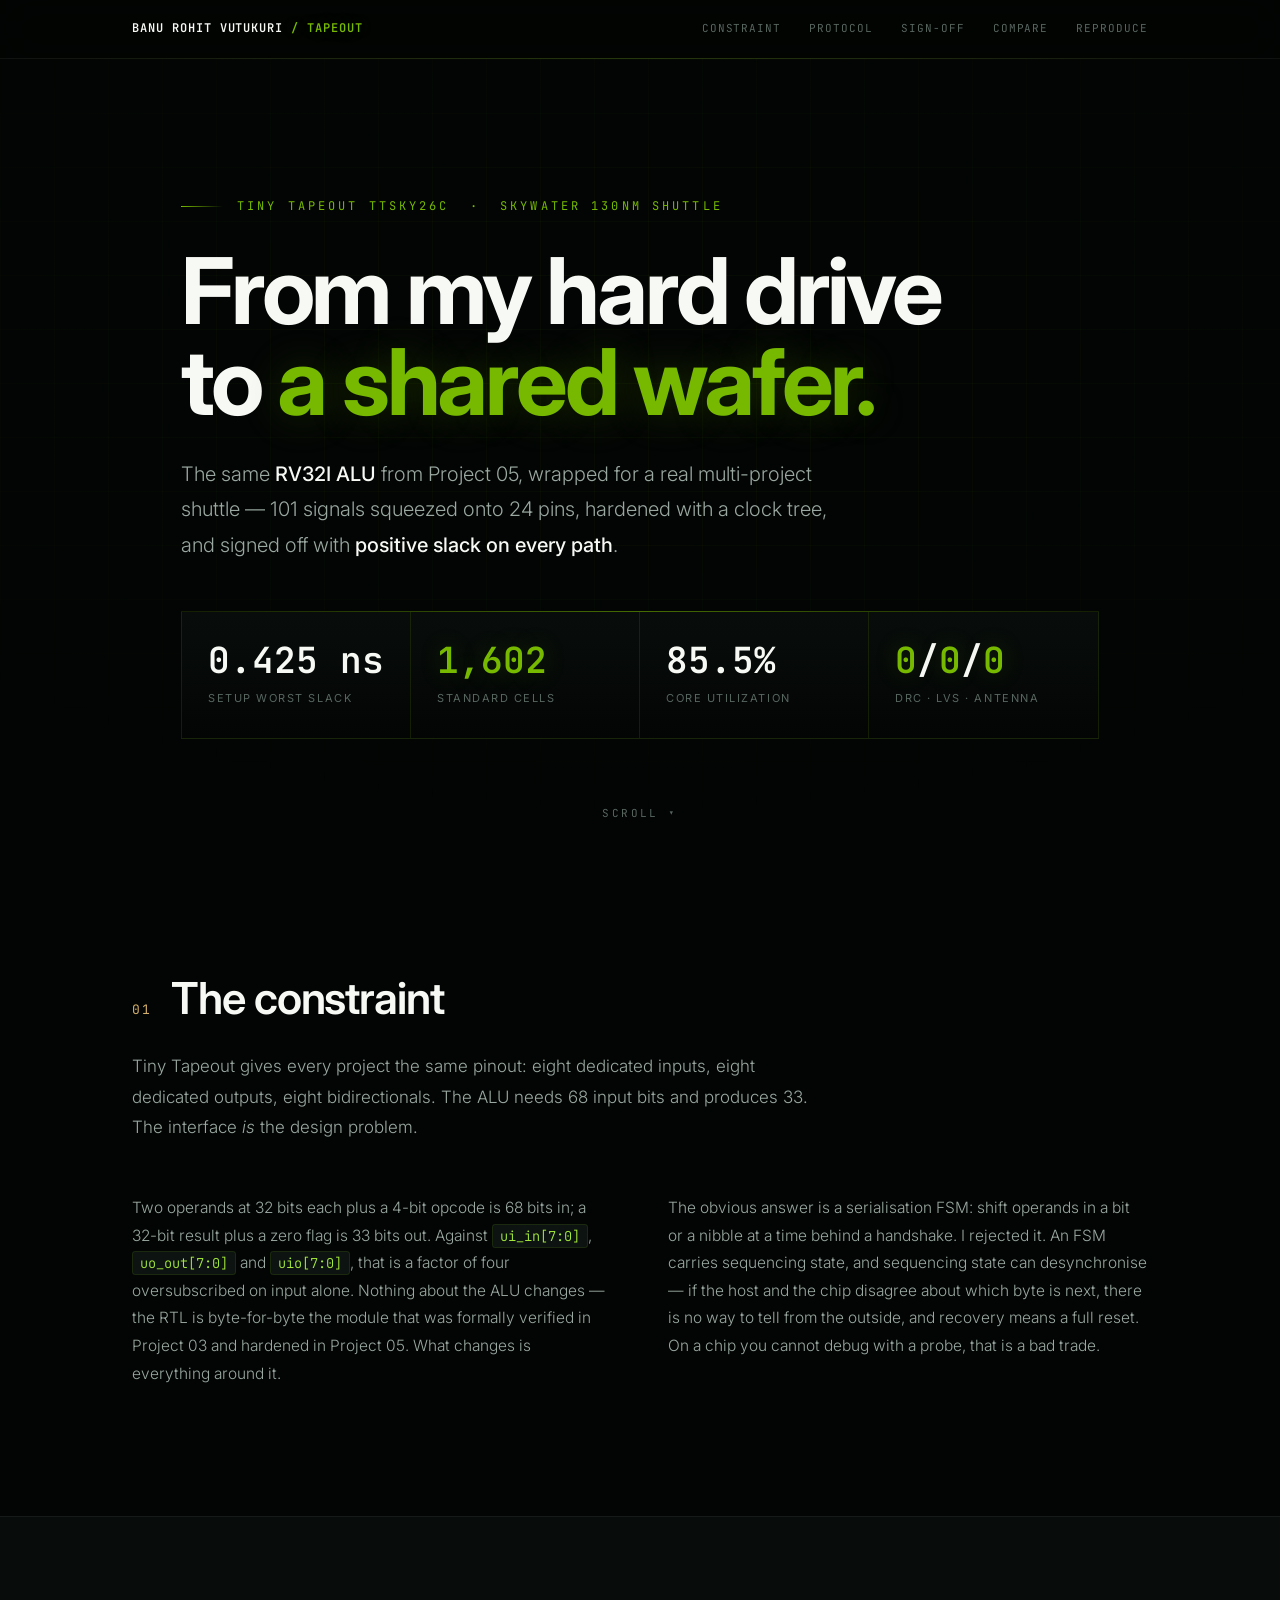
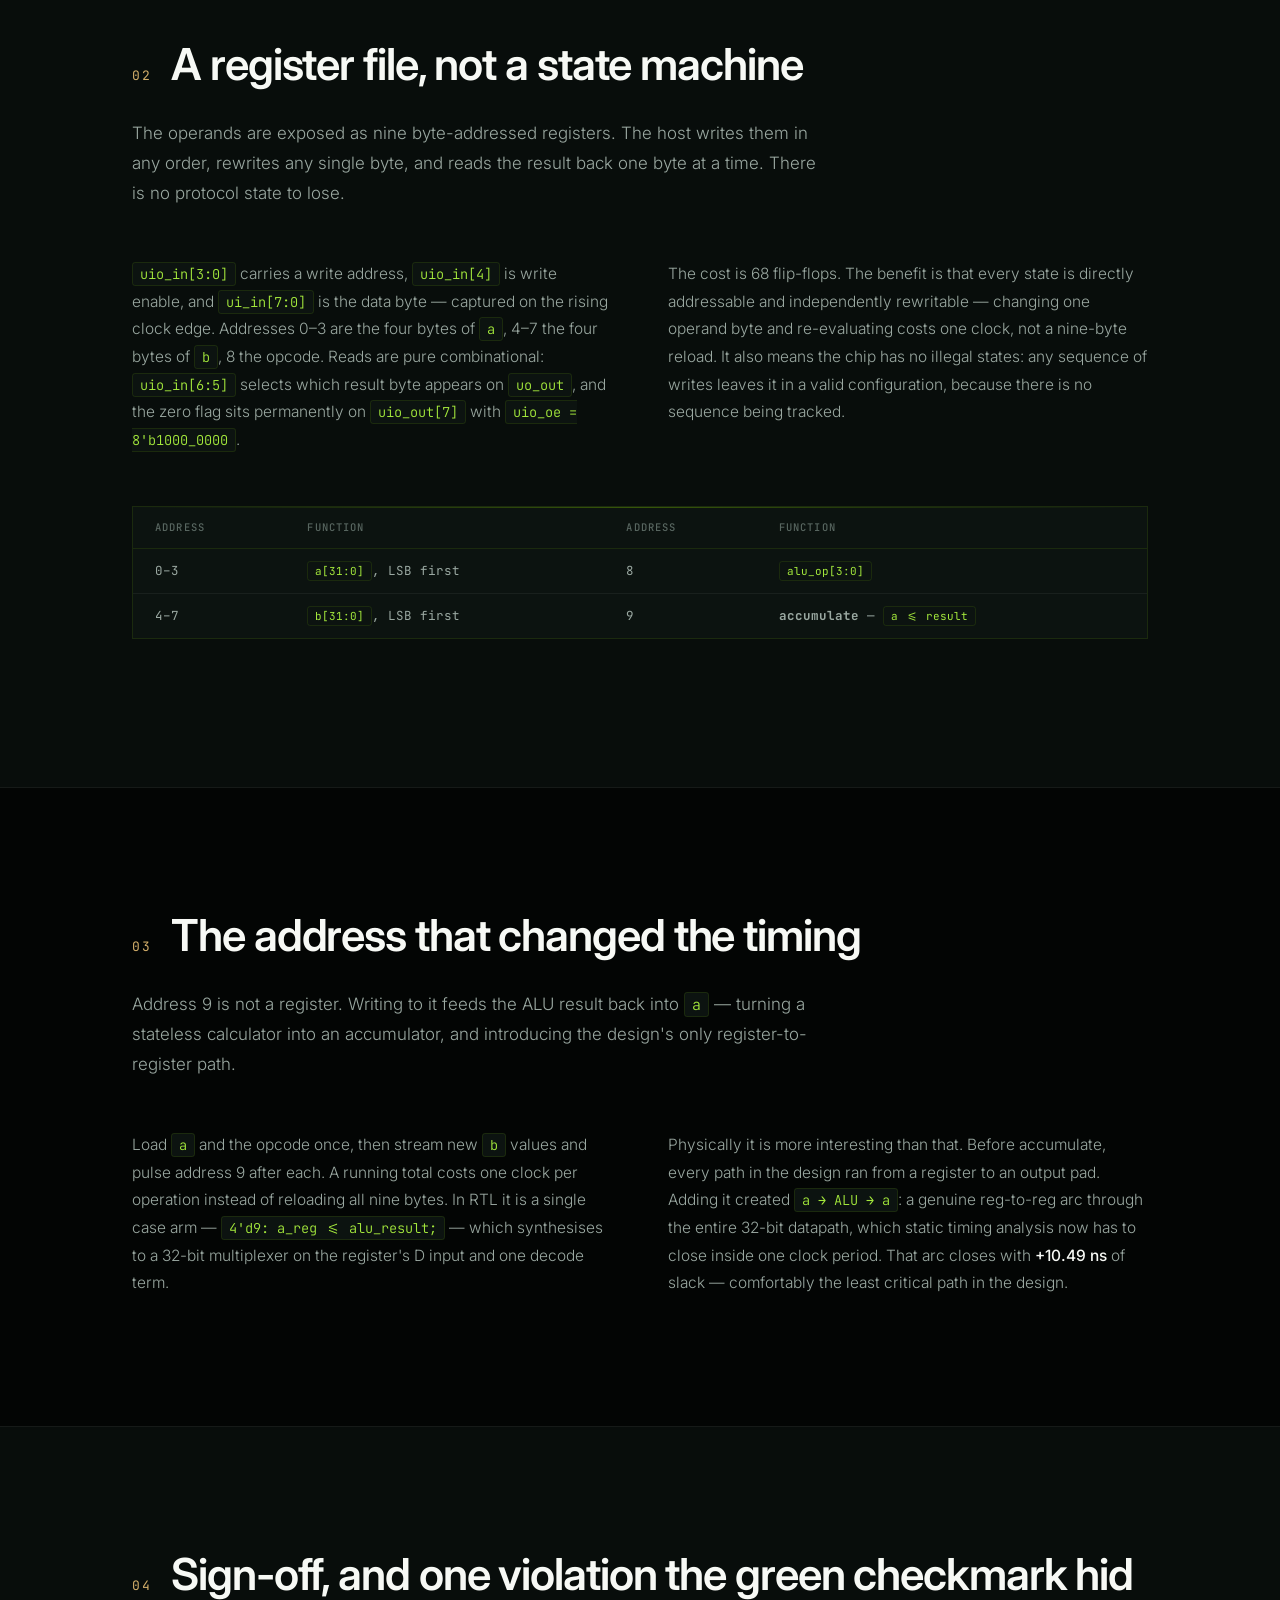
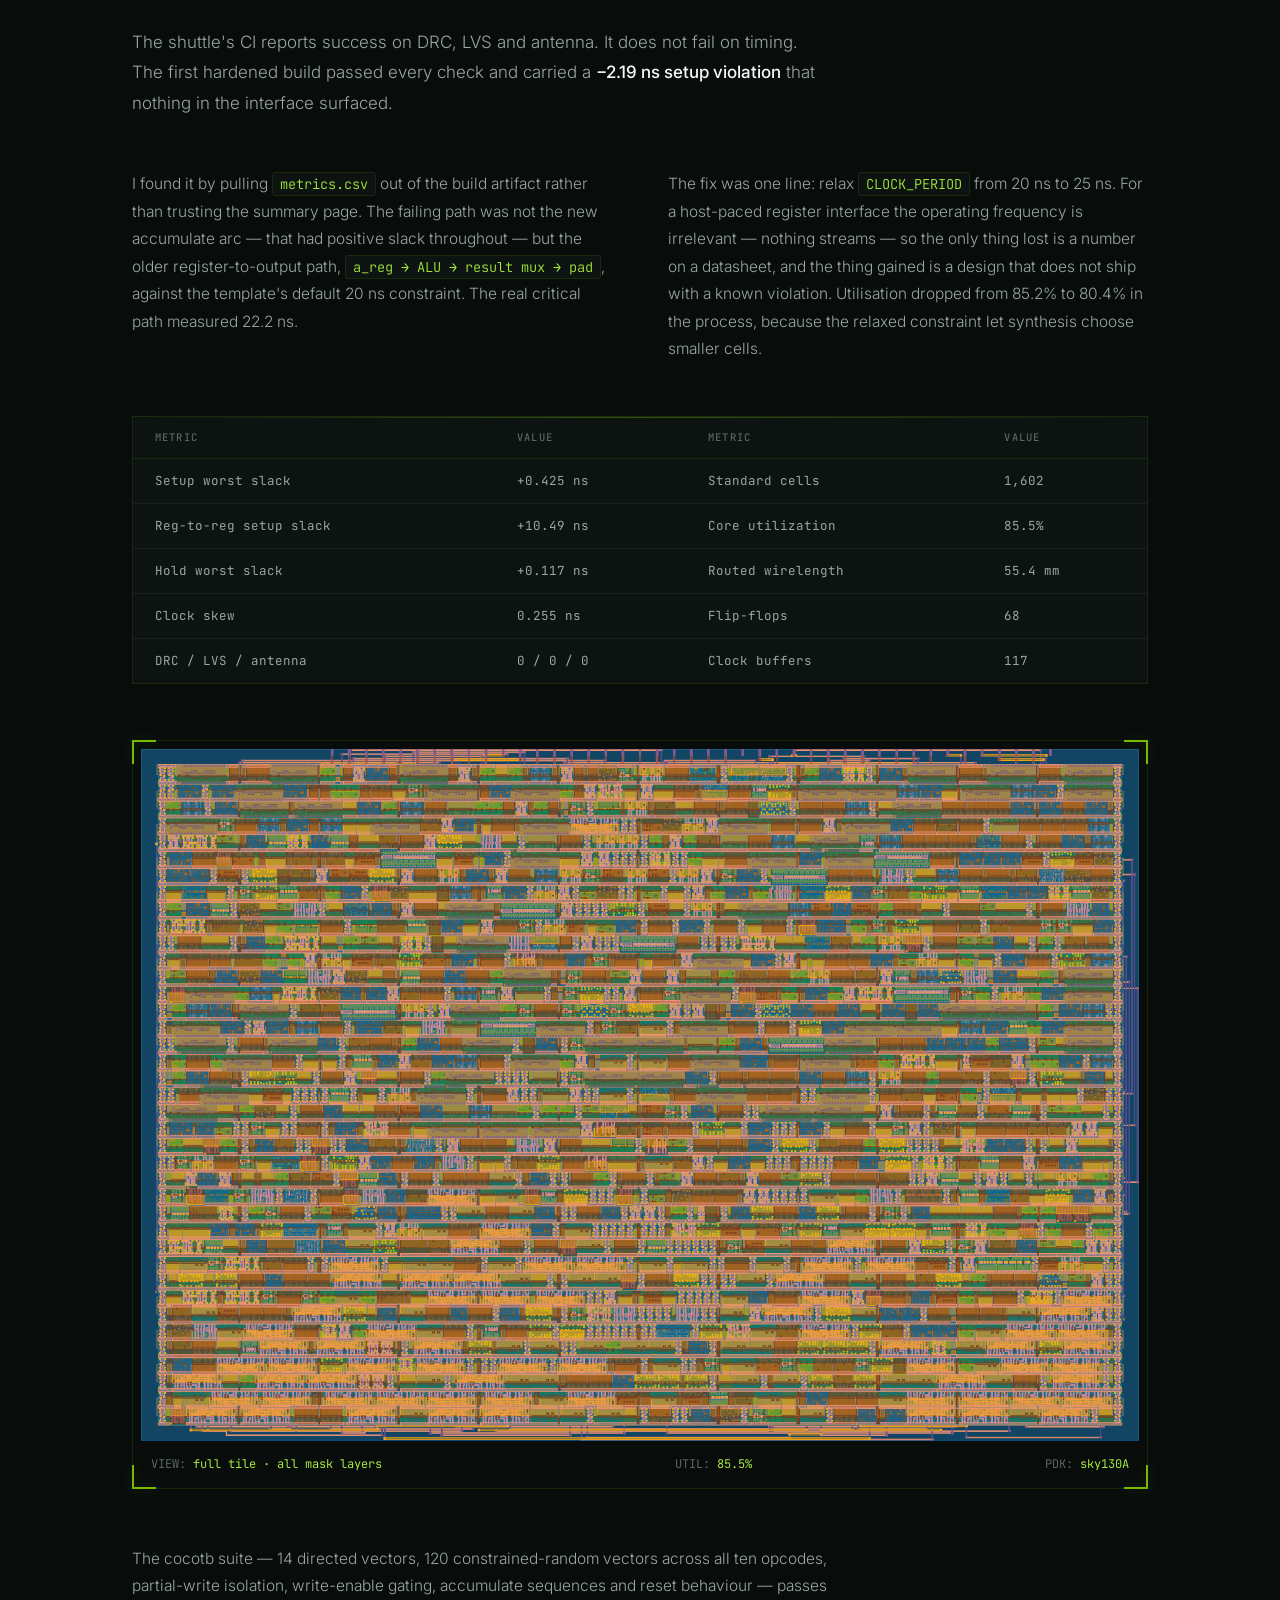
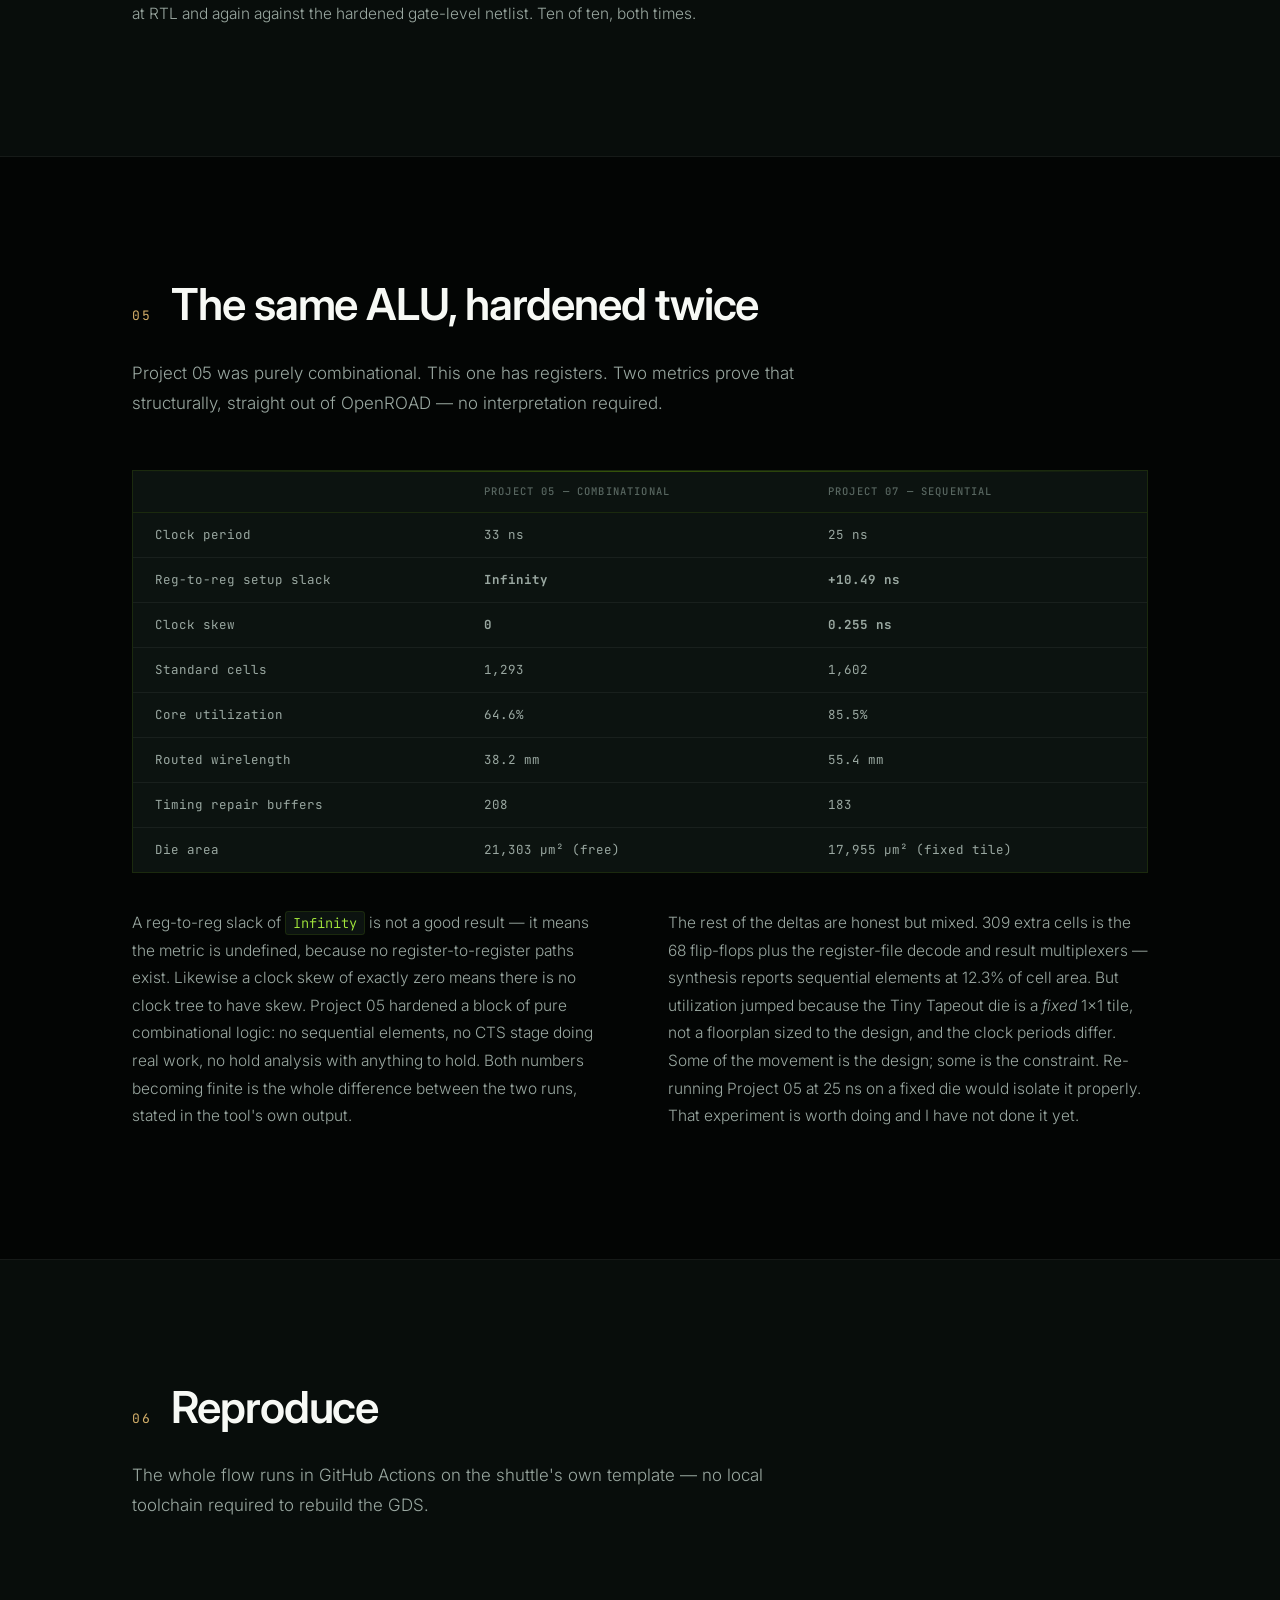
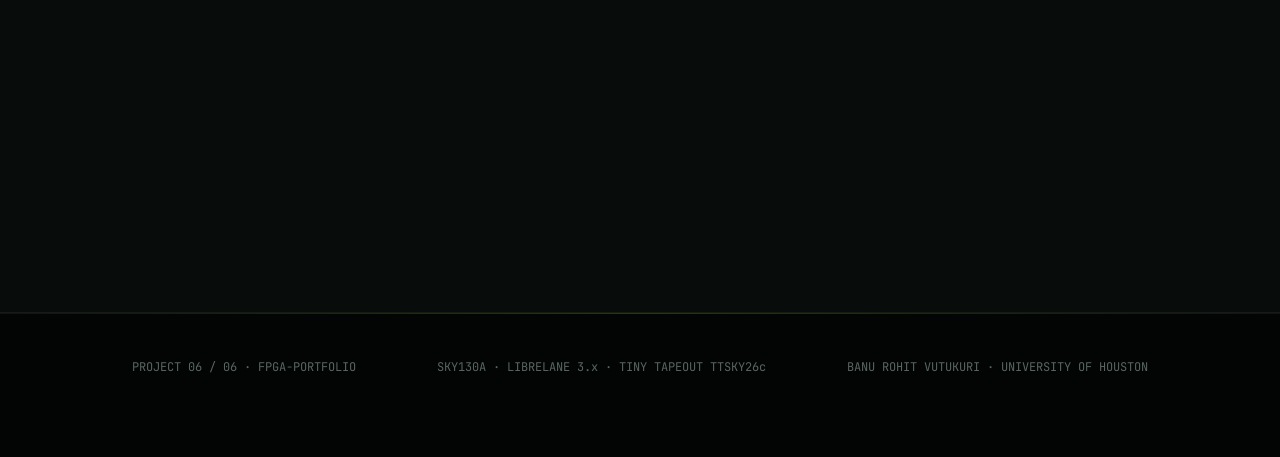
<file: docs/project6-tiny-tapeout/index.html>
<!DOCTYPE html>
<html lang="en">
<head>
<meta charset="UTF-8">
<meta name="viewport" content="width=device-width, initial-scale=1.0">
<title>RV32I ALU on Real Silicon — Tiny Tapeout TTSKY26c</title>
<meta name="description" content="A formally verified RV32I ALU submitted to the Tiny Tapeout TTSKY26c sky130 shuttle, with a byte-addressed register interface solving a 101-signal-to-24-pin constraint.">
<link rel="preconnect" href="https://fonts.googleapis.com">
<link rel="preconnect" href="https://fonts.gstatic.com" crossorigin>
<link href="https://fonts.googleapis.com/css2?family=Inter:wght@300;400;500;600;700&family=JetBrains+Mono:wght@400;500;600&display=swap" rel="stylesheet">
<link rel="stylesheet" href="../assets/theme.css">
</head>
<body>

<nav>
  <div class="wrap nav-in">
    <span class="brand">BANU ROHIT VUTUKURI <em>/ TAPEOUT</em></span>
    <div class="nav-links">
      <a href="#constraint">Constraint</a>
      <a href="#protocol">Protocol</a>
      <a href="#signoff">Sign-off</a>
      <a href="#compare">Compare</a>
      <a href="#repro">Reproduce</a>
    </div>
  </div>
</nav>

<header class="hero">
  <div class="wrap">
    <div class="kicker">Tiny Tapeout TTSKY26c &nbsp;·&nbsp; SkyWater 130nm shuttle</div>
    <h1>From my hard drive<br>to <span class="accent">a shared wafer.</span></h1>
    <p class="hero-sub">The same <strong>RV32I ALU</strong> from Project 05, wrapped for a real multi-project shuttle — 101 signals squeezed onto 24 pins, hardened with a clock tree, and signed off with <strong>positive slack on every path</strong>.</p>

    <div class="stat-band">
      <div class="stat"><span class="v" data-count="0.425" data-suffix=" ns">0</span><span class="k">setup worst slack</span></div>
      <div class="stat"><span class="v"><em data-count="1602">0</em></span><span class="k">standard cells</span></div>
      <div class="stat"><span class="v" data-count="85.5" data-suffix="%">0</span><span class="k">core utilization</span></div>
      <div class="stat"><span class="v"><em>0</em>/<em>0</em>/<em>0</em></span><span class="k">DRC · LVS · antenna</span></div>
    </div>
  </div>
  <div class="scroll-hint">SCROLL ▾</div>
</header>

<section id="constraint">
  <div class="wrap">
    <div class="sec-head reveal"><span class="sec-idx">01</span><h2>The constraint</h2></div>
    <p class="lede reveal">Tiny Tapeout gives every project the same pinout: eight dedicated inputs, eight dedicated outputs, eight bidirectionals. The ALU needs 68 input bits and produces 33. The interface <em>is</em> the design problem.</p>

    <div class="grid2 reveal">
      <p>Two operands at 32 bits each plus a 4-bit opcode is 68 bits in; a 32-bit result plus a zero flag is 33 bits out. Against <code>ui_in[7:0]</code>, <code>uo_out[7:0]</code> and <code>uio[7:0]</code>, that is a factor of four oversubscribed on input alone. Nothing about the ALU changes — the RTL is byte-for-byte the module that was formally verified in Project 03 and hardened in Project 05. What changes is everything around it.</p>
      <p>The obvious answer is a serialisation FSM: shift operands in a bit or a nibble at a time behind a handshake. I rejected it. An FSM carries sequencing state, and sequencing state can desynchronise — if the host and the chip disagree about which byte is next, there is no way to tell from the outside, and recovery means a full reset. On a chip you cannot debug with a probe, that is a bad trade.</p>
    </div>
  </div>
</section>

<section class="alt" id="protocol">
  <div class="wrap">
    <div class="sec-head reveal"><span class="sec-idx">02</span><h2>A register file, not a state machine</h2></div>
    <p class="lede reveal">The operands are exposed as nine byte-addressed registers. The host writes them in any order, rewrites any single byte, and reads the result back one byte at a time. There is no protocol state to lose.</p>

    <div class="grid2 reveal">
      <p><code>uio_in[3:0]</code> carries a write address, <code>uio_in[4]</code> is write enable, and <code>ui_in[7:0]</code> is the data byte — captured on the rising clock edge. Addresses 0–3 are the four bytes of <code>a</code>, 4–7 the four bytes of <code>b</code>, 8 the opcode. Reads are pure combinational: <code>uio_in[6:5]</code> selects which result byte appears on <code>uo_out</code>, and the zero flag sits permanently on <code>uio_out[7]</code> with <code>uio_oe = 8'b1000_0000</code>.</p>
      <p>The cost is 68 flip-flops. The benefit is that every state is directly addressable and independently rewritable — changing one operand byte and re-evaluating costs one clock, not a nine-byte reload. It also means the chip has no illegal states: any sequence of writes leaves it in a valid configuration, because there is no sequence being tracked.</p>
    </div>

    <div class="report reveal">
      <table>
        <tr><th>Address</th><th>Function</th><th>Address</th><th>Function</th></tr>
        <tr><td>0–3</td><td><code>a[31:0]</code>, LSB first</td><td>8</td><td><code>alu_op[3:0]</code></td></tr>
        <tr><td>4–7</td><td><code>b[31:0]</code>, LSB first</td><td>9</td><td><strong>accumulate</strong> — <code>a &lt;= result</code></td></tr>
      </table>
    </div>
  </div>
</section>

<section id="accumulate">
  <div class="wrap">
    <div class="sec-head reveal"><span class="sec-idx">03</span><h2>The address that changed the timing</h2></div>
    <p class="lede reveal">Address 9 is not a register. Writing to it feeds the ALU result back into <code>a</code> — turning a stateless calculator into an accumulator, and introducing the design's only register-to-register path.</p>

    <div class="grid2 reveal">
      <p>Load <code>a</code> and the opcode once, then stream new <code>b</code> values and pulse address 9 after each. A running total costs one clock per operation instead of reloading all nine bytes. In RTL it is a single case arm — <code>4'd9: a_reg &lt;= alu_result;</code> — which synthesises to a 32-bit multiplexer on the register's D input and one decode term.</p>
      <p>Physically it is more interesting than that. Before accumulate, every path in the design ran from a register to an output pad. Adding it created <code>a → ALU → a</code>: a genuine reg-to-reg arc through the entire 32-bit datapath, which static timing analysis now has to close inside one clock period. That arc closes with <strong>+10.49 ns</strong> of slack — comfortably the least critical path in the design.</p>
    </div>
  </div>
</section>

<section class="alt" id="signoff">
  <div class="wrap">
    <div class="sec-head reveal"><span class="sec-idx">04</span><h2>Sign-off, and one violation the green checkmark hid</h2></div>
    <p class="lede reveal">The shuttle's CI reports success on DRC, LVS and antenna. It does not fail on timing. The first hardened build passed every check and carried a <strong>−2.19 ns setup violation</strong> that nothing in the interface surfaced.</p>

    <div class="grid2 reveal">
      <p>I found it by pulling <code>metrics.csv</code> out of the build artifact rather than trusting the summary page. The failing path was not the new accumulate arc — that had positive slack throughout — but the older register-to-output path, <code>a_reg → ALU → result mux → pad</code>, against the template's default 20 ns constraint. The real critical path measured 22.2 ns.</p>
      <p>The fix was one line: relax <code>CLOCK_PERIOD</code> from 20 ns to 25 ns. For a host-paced register interface the operating frequency is irrelevant — nothing streams — so the only thing lost is a number on a datasheet, and the thing gained is a design that does not ship with a known violation. Utilisation dropped from 85.2% to 80.4% in the process, because the relaxed constraint let synthesis choose smaller cells.</p>
    </div>

    <div class="report reveal">
      <table>
        <tr><th>Metric</th><th>Value</th><th>Metric</th><th>Value</th></tr>
        <tr><td>Setup worst slack</td><td>+0.425 ns</td><td>Standard cells</td><td>1,602</td></tr>
        <tr><td>Reg-to-reg setup slack</td><td>+10.49 ns</td><td>Core utilization</td><td>85.5%</td></tr>
        <tr><td>Hold worst slack</td><td>+0.117 ns</td><td>Routed wirelength</td><td>55.4 mm</td></tr>
        <tr><td>Clock skew</td><td>0.255 ns</td><td>Flip-flops</td><td>68</td></tr>
        <tr><td>DRC / LVS / antenna</td><td>0 / 0 / 0</td><td>Clock buffers</td><td>117</td></tr>
      </table>
    </div>

    <div class="die-frame reveal">
      <div class="corner tl"></div><div class="corner tr"></div><div class="corner bl"></div><div class="corner br"></div>
      <img src="images/img_layout.png" alt="Full-tile GDS render of the hardened ALU on sky130" loading="lazy">
      <div class="die-cap">
        <span>VIEW: <span class="meta">full tile &middot; all mask layers</span></span>
        <span>UTIL: <span class="meta">85.5%</span></span>
        <span>PDK: <span class="meta">sky130A</span></span>
      </div>
    </div>

    <p class="reveal">The cocotb suite — 14 directed vectors, 120 constrained-random vectors across all ten opcodes, partial-write isolation, write-enable gating, accumulate sequences and reset behaviour — passes at RTL and again against the hardened gate-level netlist. Ten of ten, both times.</p>
  </div>
</section>

<section id="compare">
  <div class="wrap">
    <div class="sec-head reveal"><span class="sec-idx">05</span><h2>The same ALU, hardened twice</h2></div>
    <p class="lede reveal">Project 05 was purely combinational. This one has registers. Two metrics prove that structurally, straight out of OpenROAD — no interpretation required.</p>

    <div class="report reveal">
      <table>
        <tr><th></th><th>Project 05 — combinational</th><th>Project 07 — sequential</th></tr>
        <tr><td>Clock period</td><td>33 ns</td><td>25 ns</td></tr>
        <tr><td>Reg-to-reg setup slack</td><td><strong>Infinity</strong></td><td><strong>+10.49 ns</strong></td></tr>
        <tr><td>Clock skew</td><td><strong>0</strong></td><td><strong>0.255 ns</strong></td></tr>
        <tr><td>Standard cells</td><td>1,293</td><td>1,602</td></tr>
        <tr><td>Core utilization</td><td>64.6%</td><td>85.5%</td></tr>
        <tr><td>Routed wirelength</td><td>38.2 mm</td><td>55.4 mm</td></tr>
        <tr><td>Timing repair buffers</td><td>208</td><td>183</td></tr>
        <tr><td>Die area</td><td>21,303 µm² (free)</td><td>17,955 µm² (fixed tile)</td></tr>
      </table>
    </div>

    <div class="grid2 reveal">
      <p>A reg-to-reg slack of <code>Infinity</code> is not a good result — it means the metric is undefined, because no register-to-register paths exist. Likewise a clock skew of exactly zero means there is no clock tree to have skew. Project 05 hardened a block of pure combinational logic: no sequential elements, no CTS stage doing real work, no hold analysis with anything to hold. Both numbers becoming finite is the whole difference between the two runs, stated in the tool's own output.</p>
      <p>The rest of the deltas are honest but mixed. 309 extra cells is the 68 flip-flops plus the register-file decode and result multiplexers — synthesis reports sequential elements at 12.3% of cell area. But utilization jumped because the Tiny Tapeout die is a <em>fixed</em> 1×1 tile, not a floorplan sized to the design, and the clock periods differ. Some of the movement is the design; some is the constraint. Re-running Project 05 at 25 ns on a fixed die would isolate it properly. That experiment is worth doing and I have not done it yet.</p>
    </div>
  </div>
</section>

<section class="alt" id="repro">
  <div class="wrap">
    <div class="sec-head reveal"><span class="sec-idx">06</span><h2>Reproduce</h2></div>
    <p class="lede reveal">The whole flow runs in GitHub Actions on the shuttle's own template — no local toolchain required to rebuild the GDS.</p>

    <div class="grid2 reveal">
      <p>The repository is built from <code>TinyTapeout/ttsky-verilog-template</code>. Pushing to <code>main</code> triggers three workflows: <code>test</code> runs the cocotb suite under Icarus, <code>gds</code> hardens with LibreLane 3.x and re-runs the same tests against the gate-level netlist, and <code>docs</code> publishes the datasheet page. Every number above comes from <code>tt_submission/stats/metrics.csv</code> in the build artifact.</p>
      <p>To run the simulation locally you need Icarus Verilog and cocotb — nothing else. <code>make</code> inside <code>test/</code> gives the full ten-test result in under a second of wall time. To rebuild the physical design locally instead of in CI, LibreLane via Nix with the sky130 PDK reproduces the same flow the Action runs.</p>
    </div>

    <p class="reveal"><a class="featured" href="https://github.com/Vutukuribanurohit02/ttsky26c-rv32i-alu">Repository →</a></p>
  </div>
</section>

<footer>
  <div class="wrap f-in">
    <span>PROJECT 06 / 06 · FPGA-PORTFOLIO</span>
    <span>SKY130A · LIBRELANE 3.x · TINY TAPEOUT TTSKY26c</span>
    <span>BANU ROHIT VUTUKURI · UNIVERSITY OF HOUSTON</span>
  </div>
</footer>

<script>
  const io = new IntersectionObserver((entries)=>{
    entries.forEach(e=>{ if(e.isIntersecting){ e.target.classList.add('in'); io.unobserve(e.target);} });
  },{threshold:0.12});
  document.querySelectorAll('.reveal').forEach(el=>io.observe(el));

  const cio = new IntersectionObserver((entries)=>{
    entries.forEach(e=>{
      if(!e.isIntersecting) return;
      const el = e.target; cio.unobserve(el);
      const target = parseFloat(el.dataset.count);
      const suffix = el.dataset.suffix || '';
      const isInt = el.dataset.format === 'int' || Number.isInteger(target);
      const t0 = performance.now(), dur = 1400;
      function tick(t){
        const p = Math.min((t - t0)/dur, 1);
        const eased = 1 - Math.pow(1 - p, 3);
        const v = target * eased;
        el.textContent = (isInt ? Math.round(v).toLocaleString() : v.toFixed(v < 10 ? 3 : 1)) + (p === 1 ? suffix : '');
        if(p < 1) requestAnimationFrame(tick);
      }
      requestAnimationFrame(tick);
    });
  },{threshold:0.5});
  document.querySelectorAll('[data-count]').forEach(el=>cio.observe(el));
</script>

</body>
</html>
</file>
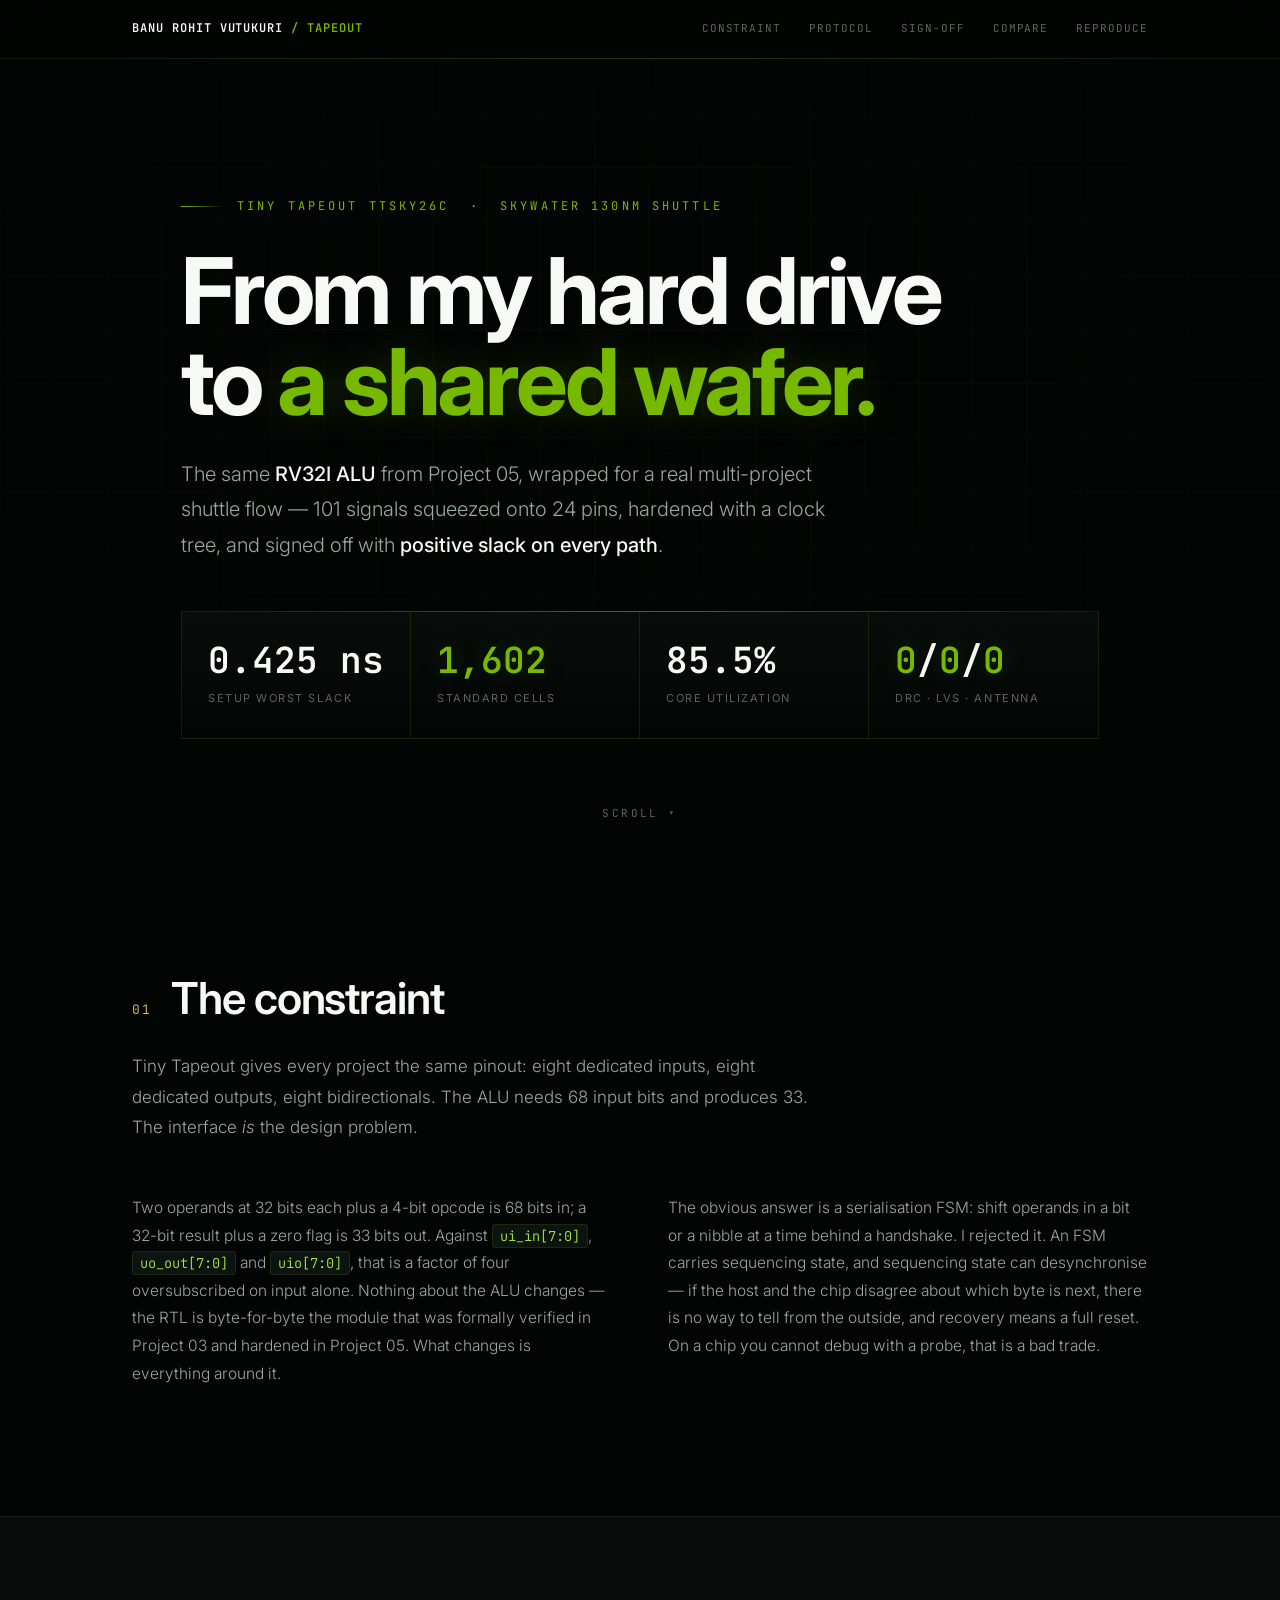
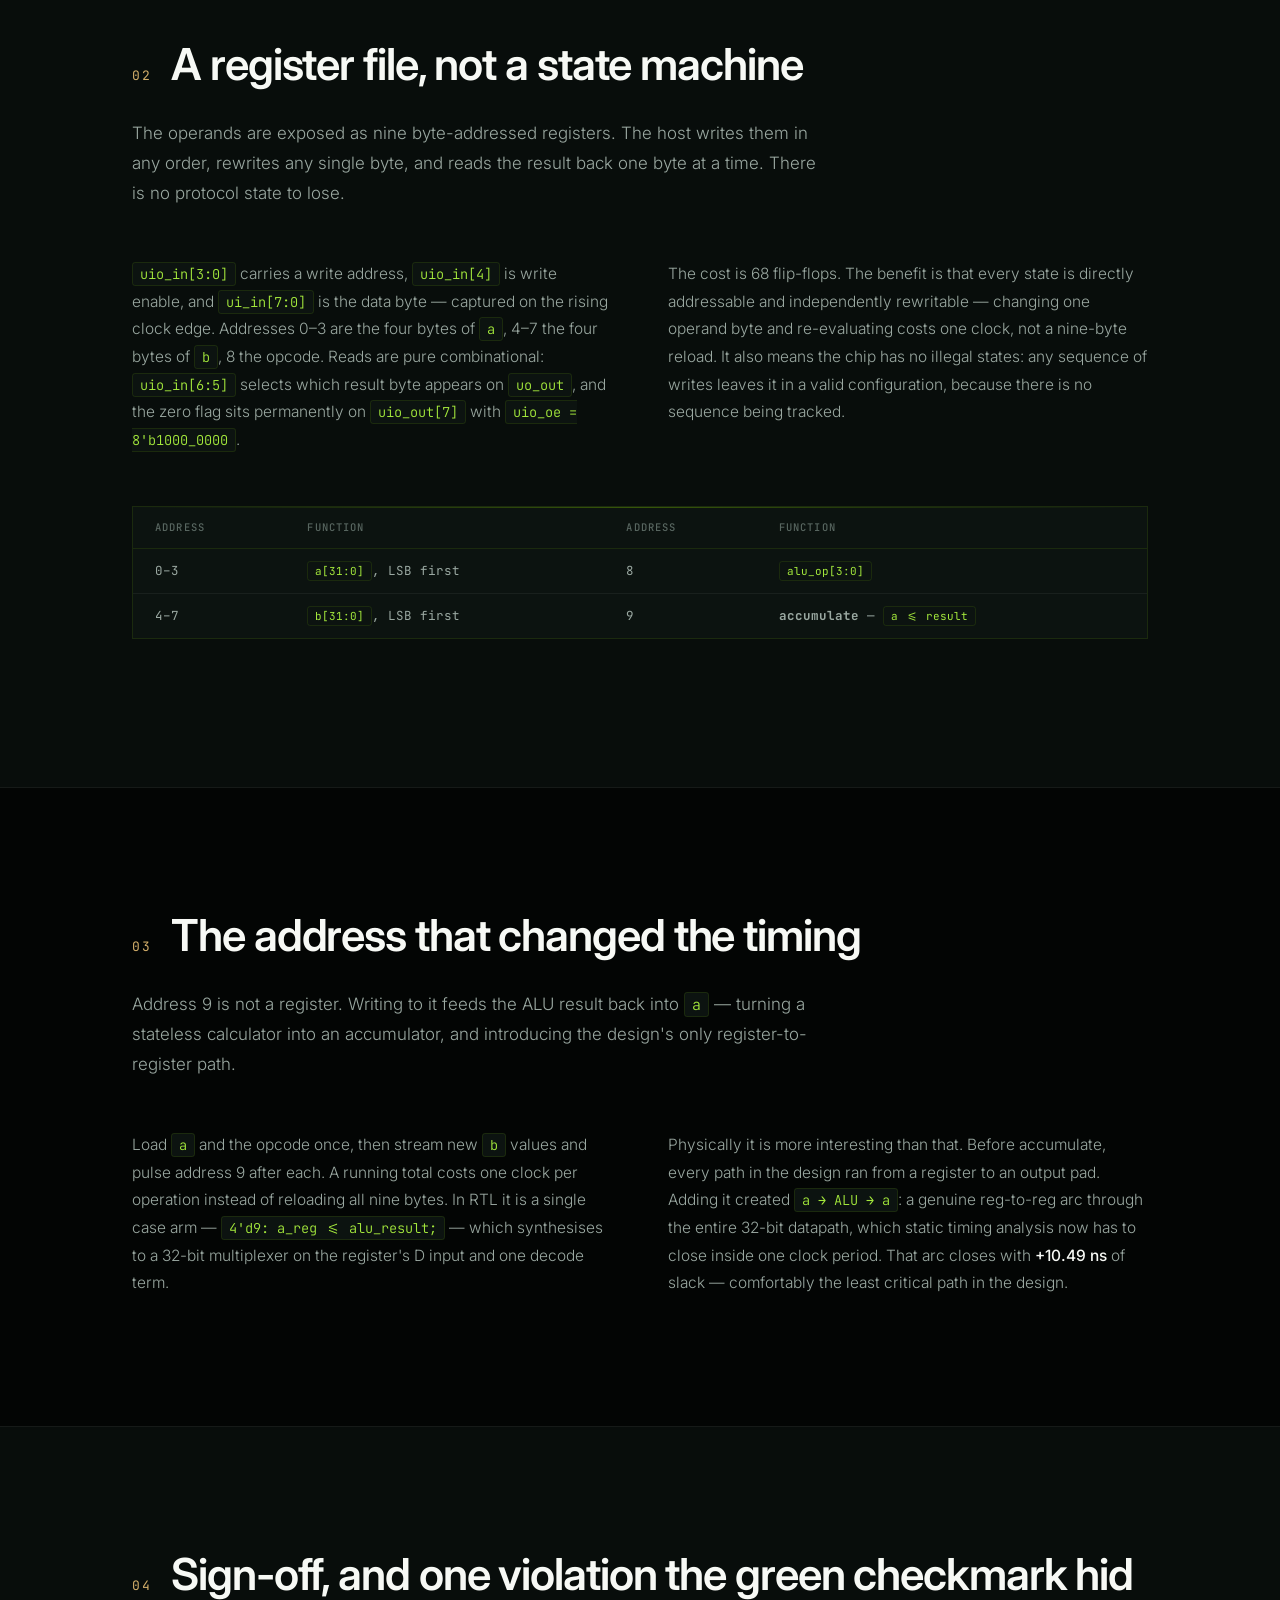
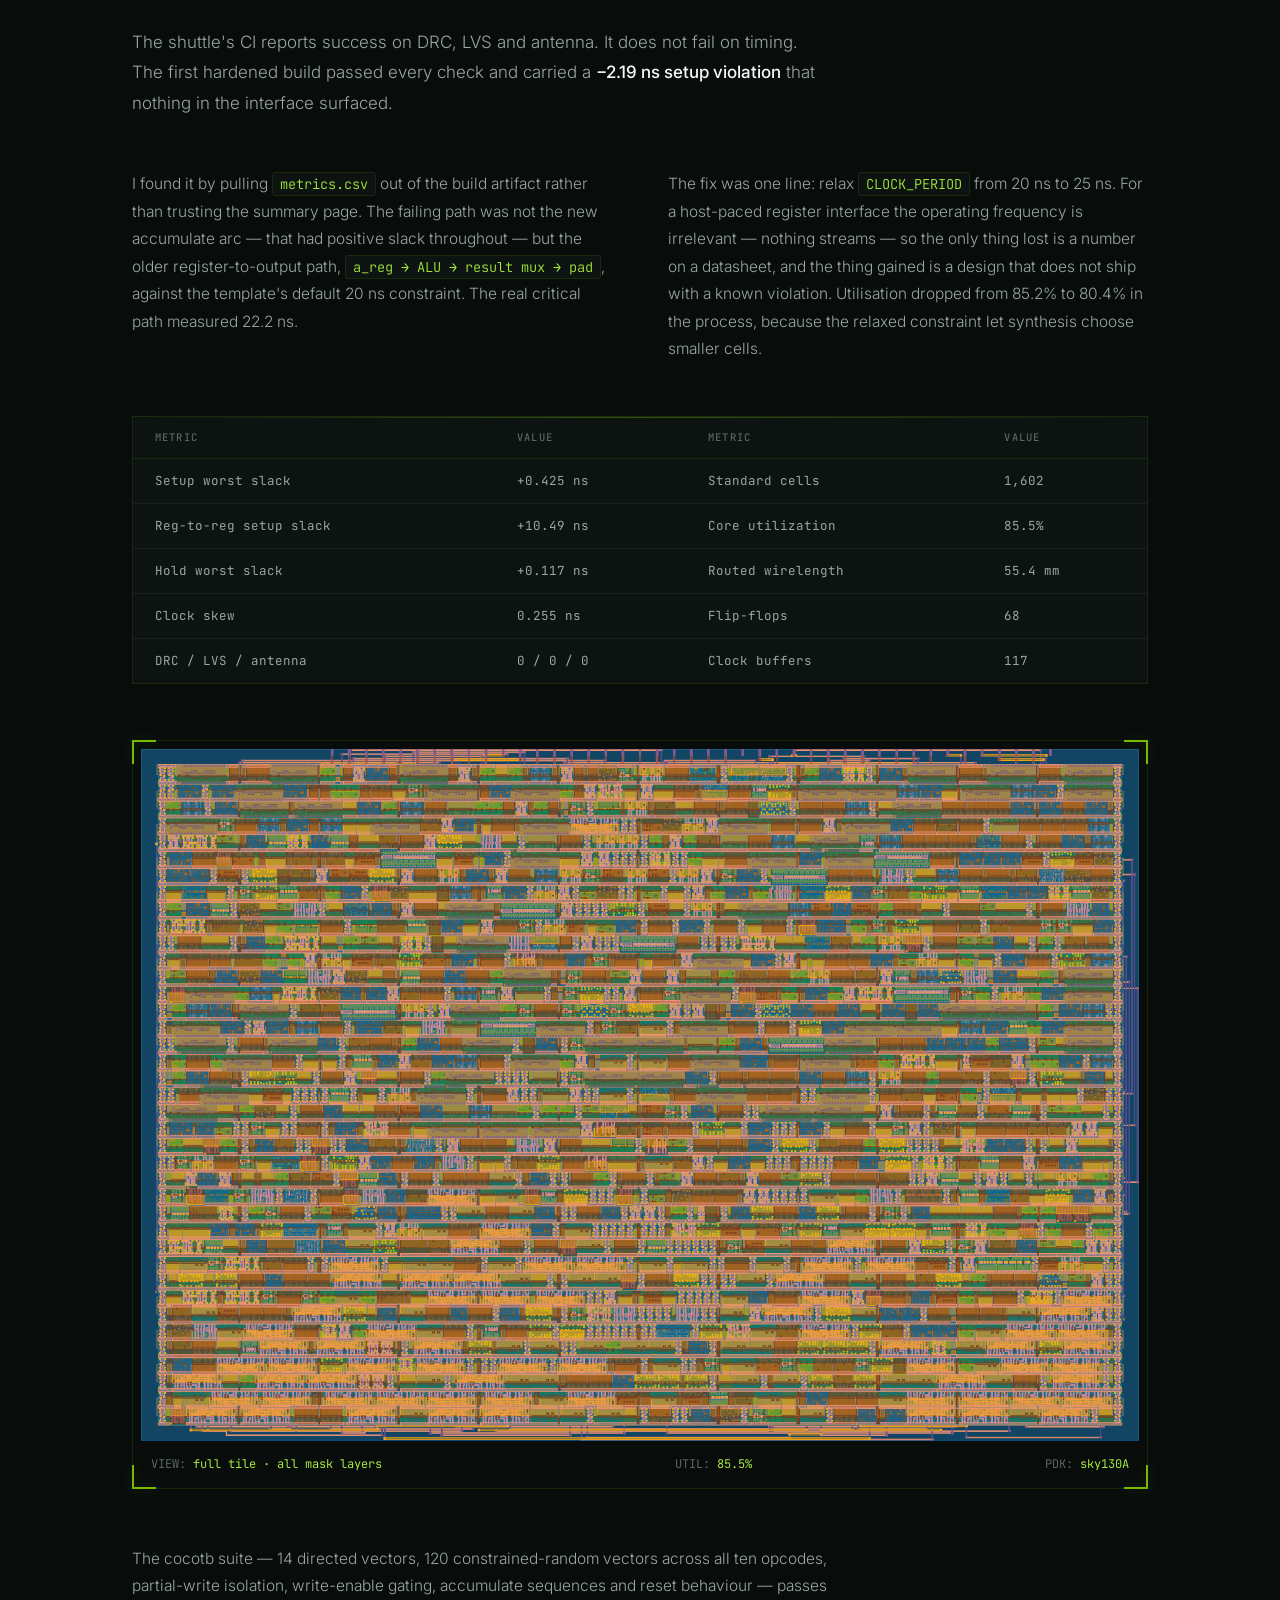
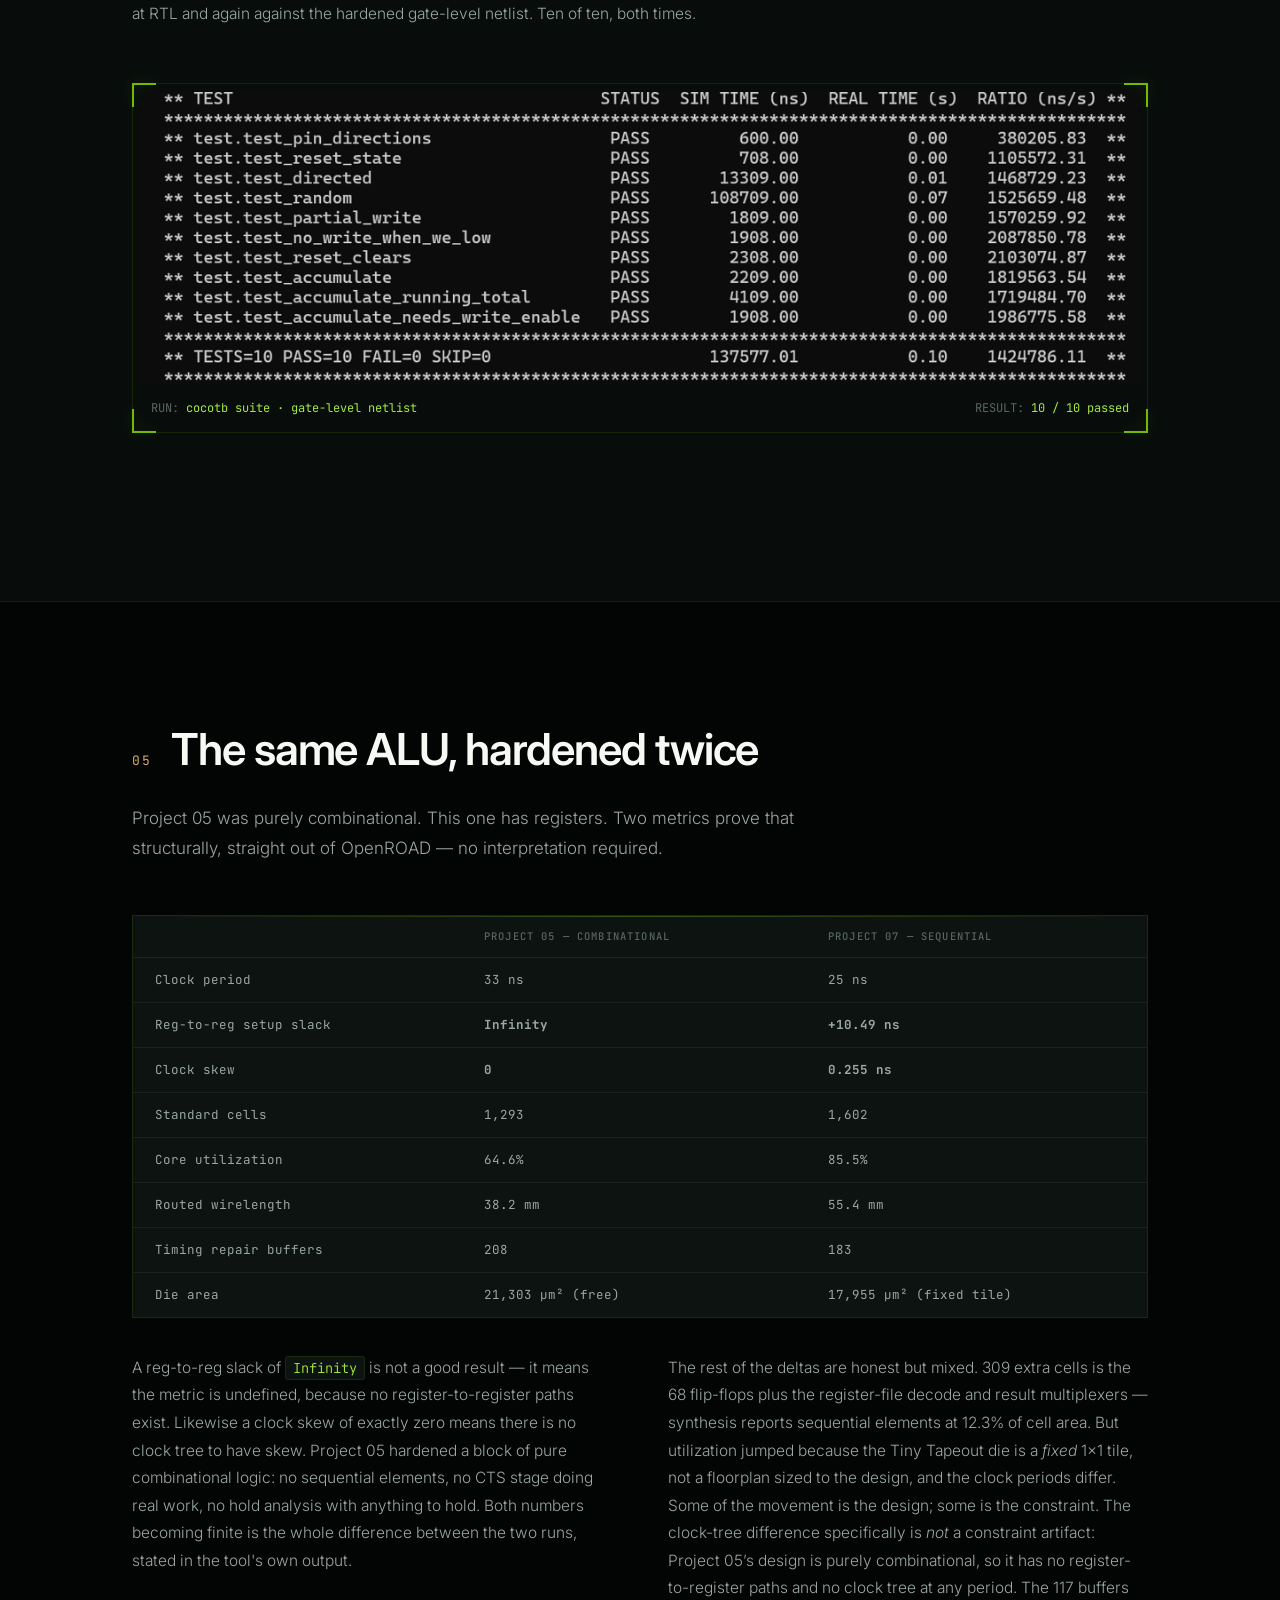
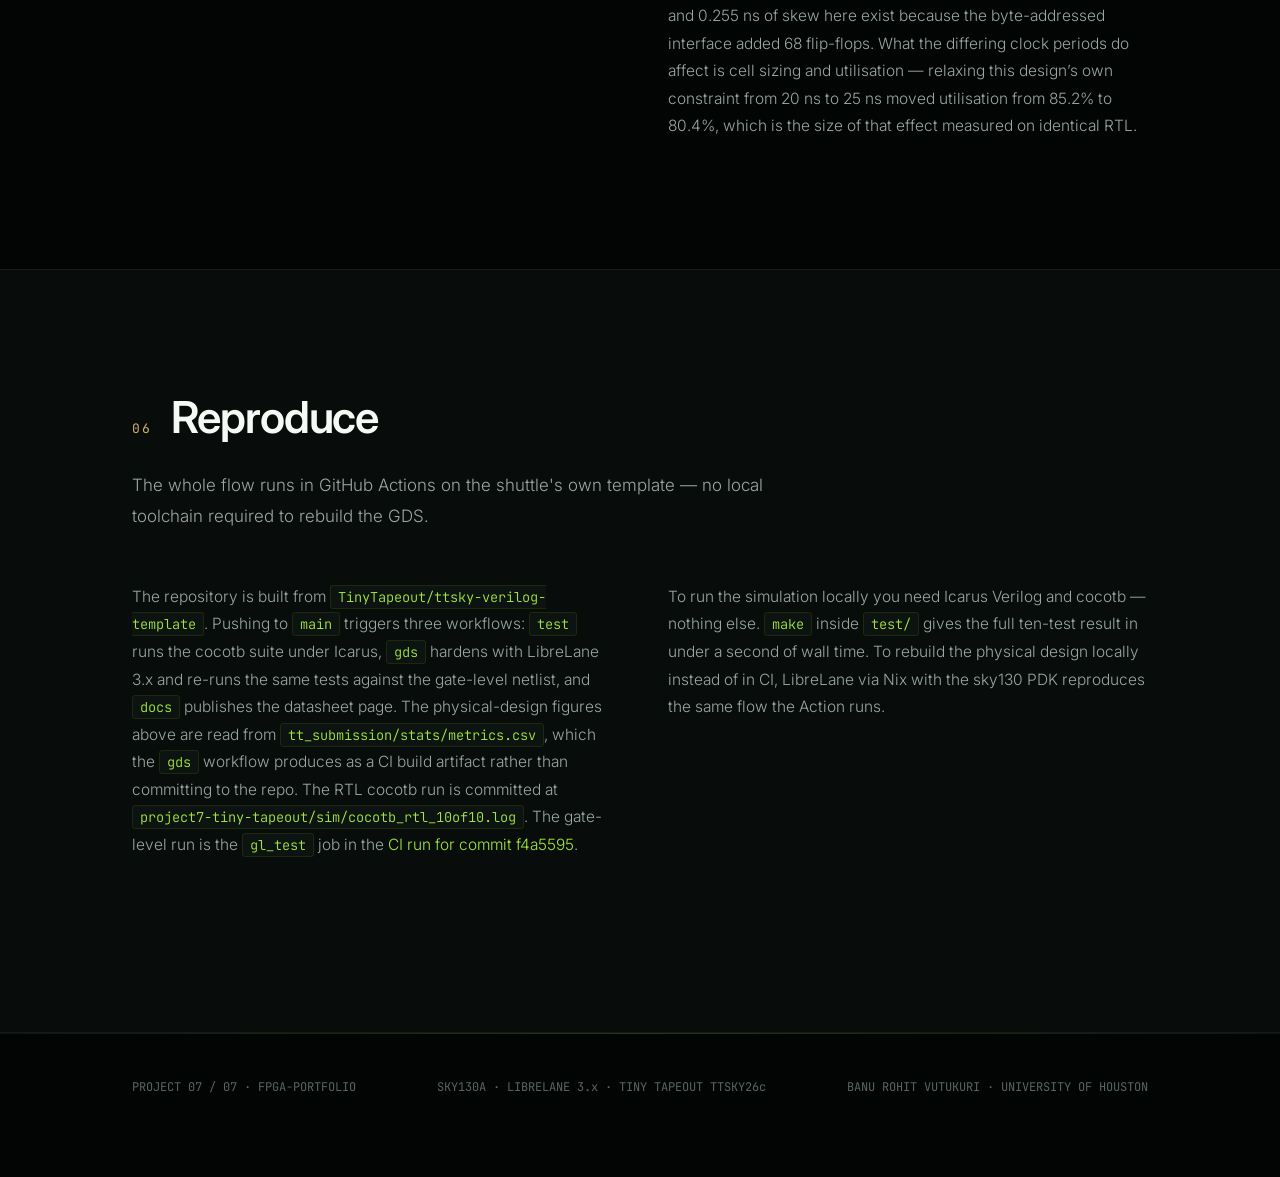
<file: docs/project7-tiny-tapeout/index.html>
<!DOCTYPE html>
<html lang="en">
<head>
<meta charset="UTF-8">
<meta name="viewport" content="width=device-width, initial-scale=1.0">
<title>RV32I ALU on Real Silicon — Tiny Tapeout TTSKY26c</title>
<meta name="description" content="A formally verified RV32I ALU hardened through the Tiny Tapeout sky130 flow, with a byte-addressed register interface solving a 101-signal-to-24-pin constraint.">
<link rel="preconnect" href="https://fonts.googleapis.com">
<link rel="preconnect" href="https://fonts.gstatic.com" crossorigin>
<link href="https://fonts.googleapis.com/css2?family=Inter:wght@300;400;500;600;700&family=JetBrains+Mono:wght@400;500;600&display=swap" rel="stylesheet">
<link rel="stylesheet" href="../assets/theme.css">
</head>
<body>

<nav>
  <div class="wrap nav-in">
    <span class="brand">BANU ROHIT VUTUKURI <em>/ TAPEOUT</em></span>
    <div class="nav-links">
      <a href="#constraint">Constraint</a>
      <a href="#protocol">Protocol</a>
      <a href="#signoff">Sign-off</a>
      <a href="#compare">Compare</a>
      <a href="#repro">Reproduce</a>
    </div>
  </div>
</nav>

<header class="hero">
  <div class="wrap">
    <div class="kicker">Tiny Tapeout TTSKY26c &nbsp;·&nbsp; SkyWater 130nm shuttle</div>
    <h1>From my hard drive<br>to <span class="accent">a shared wafer.</span></h1>
    <p class="hero-sub">The same <strong>RV32I ALU</strong> from Project 05, wrapped for a real multi-project shuttle flow — 101 signals squeezed onto 24 pins, hardened with a clock tree, and signed off with <strong>positive slack on every path</strong>.</p>

    <div class="stat-band">
      <div class="stat"><span class="v" data-count="0.425" data-suffix=" ns">0</span><span class="k">setup worst slack</span></div>
      <div class="stat"><span class="v"><em data-count="1602">0</em></span><span class="k">standard cells</span></div>
      <div class="stat"><span class="v" data-count="85.5" data-suffix="%">0</span><span class="k">core utilization</span></div>
      <div class="stat"><span class="v"><em>0</em>/<em>0</em>/<em>0</em></span><span class="k">DRC · LVS · antenna</span></div>
    </div>
  </div>
  <div class="scroll-hint">SCROLL ▾</div>
</header>

<section id="constraint">
  <div class="wrap">
    <div class="sec-head reveal"><span class="sec-idx">01</span><h2>The constraint</h2></div>
    <p class="lede reveal">Tiny Tapeout gives every project the same pinout: eight dedicated inputs, eight dedicated outputs, eight bidirectionals. The ALU needs 68 input bits and produces 33. The interface <em>is</em> the design problem.</p>

    <div class="grid2 reveal">
      <p>Two operands at 32 bits each plus a 4-bit opcode is 68 bits in; a 32-bit result plus a zero flag is 33 bits out. Against <code>ui_in[7:0]</code>, <code>uo_out[7:0]</code> and <code>uio[7:0]</code>, that is a factor of four oversubscribed on input alone. Nothing about the ALU changes — the RTL is byte-for-byte the module that was formally verified in Project 03 and hardened in Project 05. What changes is everything around it.</p>
      <p>The obvious answer is a serialisation FSM: shift operands in a bit or a nibble at a time behind a handshake. I rejected it. An FSM carries sequencing state, and sequencing state can desynchronise — if the host and the chip disagree about which byte is next, there is no way to tell from the outside, and recovery means a full reset. On a chip you cannot debug with a probe, that is a bad trade.</p>
    </div>
  </div>
</section>

<section class="alt" id="protocol">
  <div class="wrap">
    <div class="sec-head reveal"><span class="sec-idx">02</span><h2>A register file, not a state machine</h2></div>
    <p class="lede reveal">The operands are exposed as nine byte-addressed registers. The host writes them in any order, rewrites any single byte, and reads the result back one byte at a time. There is no protocol state to lose.</p>

    <div class="grid2 reveal">
      <p><code>uio_in[3:0]</code> carries a write address, <code>uio_in[4]</code> is write enable, and <code>ui_in[7:0]</code> is the data byte — captured on the rising clock edge. Addresses 0–3 are the four bytes of <code>a</code>, 4–7 the four bytes of <code>b</code>, 8 the opcode. Reads are pure combinational: <code>uio_in[6:5]</code> selects which result byte appears on <code>uo_out</code>, and the zero flag sits permanently on <code>uio_out[7]</code> with <code>uio_oe = 8'b1000_0000</code>.</p>
      <p>The cost is 68 flip-flops. The benefit is that every state is directly addressable and independently rewritable — changing one operand byte and re-evaluating costs one clock, not a nine-byte reload. It also means the chip has no illegal states: any sequence of writes leaves it in a valid configuration, because there is no sequence being tracked.</p>
    </div>

    <div class="report reveal">
      <table>
        <tr><th>Address</th><th>Function</th><th>Address</th><th>Function</th></tr>
        <tr><td>0–3</td><td><code>a[31:0]</code>, LSB first</td><td>8</td><td><code>alu_op[3:0]</code></td></tr>
        <tr><td>4–7</td><td><code>b[31:0]</code>, LSB first</td><td>9</td><td><strong>accumulate</strong> — <code>a &lt;= result</code></td></tr>
      </table>
    </div>
  </div>
</section>

<section id="accumulate">
  <div class="wrap">
    <div class="sec-head reveal"><span class="sec-idx">03</span><h2>The address that changed the timing</h2></div>
    <p class="lede reveal">Address 9 is not a register. Writing to it feeds the ALU result back into <code>a</code> — turning a stateless calculator into an accumulator, and introducing the design's only register-to-register path.</p>

    <div class="grid2 reveal">
      <p>Load <code>a</code> and the opcode once, then stream new <code>b</code> values and pulse address 9 after each. A running total costs one clock per operation instead of reloading all nine bytes. In RTL it is a single case arm — <code>4'd9: a_reg &lt;= alu_result;</code> — which synthesises to a 32-bit multiplexer on the register's D input and one decode term.</p>
      <p>Physically it is more interesting than that. Before accumulate, every path in the design ran from a register to an output pad. Adding it created <code>a → ALU → a</code>: a genuine reg-to-reg arc through the entire 32-bit datapath, which static timing analysis now has to close inside one clock period. That arc closes with <strong>+10.49 ns</strong> of slack — comfortably the least critical path in the design.</p>
    </div>
  </div>
</section>

<section class="alt" id="signoff">
  <div class="wrap">
    <div class="sec-head reveal"><span class="sec-idx">04</span><h2>Sign-off, and one violation the green checkmark hid</h2></div>
    <p class="lede reveal">The shuttle's CI reports success on DRC, LVS and antenna. It does not fail on timing. The first hardened build passed every check and carried a <strong>−2.19 ns setup violation</strong> that nothing in the interface surfaced.</p>

    <div class="grid2 reveal">
      <p>I found it by pulling <code>metrics.csv</code> out of the build artifact rather than trusting the summary page. The failing path was not the new accumulate arc — that had positive slack throughout — but the older register-to-output path, <code>a_reg → ALU → result mux → pad</code>, against the template's default 20 ns constraint. The real critical path measured 22.2 ns.</p>
      <p>The fix was one line: relax <code>CLOCK_PERIOD</code> from 20 ns to 25 ns. For a host-paced register interface the operating frequency is irrelevant — nothing streams — so the only thing lost is a number on a datasheet, and the thing gained is a design that does not ship with a known violation. Utilisation dropped from 85.2% to 80.4% in the process, because the relaxed constraint let synthesis choose smaller cells.</p>
    </div>

    <div class="report reveal">
      <table>
        <tr><th>Metric</th><th>Value</th><th>Metric</th><th>Value</th></tr>
        <tr><td>Setup worst slack</td><td>+0.425 ns</td><td>Standard cells</td><td>1,602</td></tr>
        <tr><td>Reg-to-reg setup slack</td><td>+10.49 ns</td><td>Core utilization</td><td>85.5%</td></tr>
        <tr><td>Hold worst slack</td><td>+0.117 ns</td><td>Routed wirelength</td><td>55.4 mm</td></tr>
        <tr><td>Clock skew</td><td>0.255 ns</td><td>Flip-flops</td><td>68</td></tr>
        <tr><td>DRC / LVS / antenna</td><td>0 / 0 / 0</td><td>Clock buffers</td><td>117</td></tr>
      </table>
    </div>

    <div class="die-frame reveal">
      <div class="corner tl"></div><div class="corner tr"></div><div class="corner bl"></div><div class="corner br"></div>
      <img src="images/img_layout.png" alt="Full-tile GDS render of the hardened ALU on sky130" loading="lazy">
      <div class="die-cap">
        <span>VIEW: <span class="meta">full tile &middot; all mask layers</span></span>
        <span>UTIL: <span class="meta">85.5%</span></span>
        <span>PDK: <span class="meta">sky130A</span></span>
      </div>
    </div>

    <p class="reveal">The cocotb suite — 14 directed vectors, 120 constrained-random vectors across all ten opcodes, partial-write isolation, write-enable gating, accumulate sequences and reset behaviour — passes at RTL and again against the hardened gate-level netlist. Ten of ten, both times.</p>
    <div class="die-frame reveal">
      <div class="corner tl"></div><div class="corner tr"></div><div class="corner bl"></div><div class="corner br"></div>
      <img src="images/p07-cocotb-10-tests.png" alt="Ten cocotb tests passing against the hardened gate-level netlist" loading="lazy">
      <div class="die-cap">
        <span>RUN: <span class="meta">cocotb suite &middot; gate-level netlist</span></span>
        <span>RESULT: <span class="meta">10 / 10 passed</span></span>
      </div>
    </div>
  </div>
</section>

<section id="compare">
  <div class="wrap">
    <div class="sec-head reveal"><span class="sec-idx">05</span><h2>The same ALU, hardened twice</h2></div>
    <p class="lede reveal">Project 05 was purely combinational. This one has registers. Two metrics prove that structurally, straight out of OpenROAD — no interpretation required.</p>

    <div class="report reveal">
      <table>
        <tr><th></th><th>Project 05 — combinational</th><th>Project 07 — sequential</th></tr>
        <tr><td>Clock period</td><td>33 ns</td><td>25 ns</td></tr>
        <tr><td>Reg-to-reg setup slack</td><td><strong>Infinity</strong></td><td><strong>+10.49 ns</strong></td></tr>
        <tr><td>Clock skew</td><td><strong>0</strong></td><td><strong>0.255 ns</strong></td></tr>
        <tr><td>Standard cells</td><td>1,293</td><td>1,602</td></tr>
        <tr><td>Core utilization</td><td>64.6%</td><td>85.5%</td></tr>
        <tr><td>Routed wirelength</td><td>38.2 mm</td><td>55.4 mm</td></tr>
        <tr><td>Timing repair buffers</td><td>208</td><td>183</td></tr>
        <tr><td>Die area</td><td>21,303 µm² (free)</td><td>17,955 µm² (fixed tile)</td></tr>
      </table>
    </div>

    <div class="grid2 reveal">
      <p>A reg-to-reg slack of <code>Infinity</code> is not a good result — it means the metric is undefined, because no register-to-register paths exist. Likewise a clock skew of exactly zero means there is no clock tree to have skew. Project 05 hardened a block of pure combinational logic: no sequential elements, no CTS stage doing real work, no hold analysis with anything to hold. Both numbers becoming finite is the whole difference between the two runs, stated in the tool's own output.</p>
      <p>The rest of the deltas are honest but mixed. 309 extra cells is the 68 flip-flops plus the register-file decode and result multiplexers — synthesis reports sequential elements at 12.3% of cell area. But utilization jumped because the Tiny Tapeout die is a <em>fixed</em> 1×1 tile, not a floorplan sized to the design, and the clock periods differ. Some of the movement is the design; some is the constraint. The clock-tree difference specifically is <em>not</em> a constraint artifact: Project 05&rsquo;s design is purely combinational, so it has no register-to-register paths and no clock tree at any period. The 117 buffers and 0.255&nbsp;ns of skew here exist because the byte-addressed interface added 68 flip-flops. What the differing clock periods do affect is cell sizing and utilisation &mdash; relaxing this design&rsquo;s own constraint from 20&nbsp;ns to 25&nbsp;ns moved utilisation from 85.2% to 80.4%, which is the size of that effect measured on identical RTL.</p>
    </div>
  </div>
</section>

<section class="alt" id="repro">
  <div class="wrap">
    <div class="sec-head reveal"><span class="sec-idx">06</span><h2>Reproduce</h2></div>
    <p class="lede reveal">The whole flow runs in GitHub Actions on the shuttle's own template — no local toolchain required to rebuild the GDS.</p>

    <div class="grid2 reveal">
      <p>The repository is built from <code>TinyTapeout/ttsky-verilog-template</code>. Pushing to <code>main</code> triggers three workflows: <code>test</code> runs the cocotb suite under Icarus, <code>gds</code> hardens with LibreLane 3.x and re-runs the same tests against the gate-level netlist, and <code>docs</code> publishes the datasheet page. The physical-design figures above are read from <code>tt_submission/stats/metrics.csv</code>, which the <code>gds</code> workflow produces as a CI build artifact rather than committing to the repo. The RTL cocotb run is committed at <code>project7-tiny-tapeout/sim/cocotb_rtl_10of10.log</code>. The gate-level run is the <code>gl_test</code> job in the <a href="https://github.com/Vutukuribanurohit02/ttsky26c-rv32i-alu/actions/runs/34788705329">CI run for commit f4a5595</a>.</p>
      <p>To run the simulation locally you need Icarus Verilog and cocotb — nothing else. <code>make</code> inside <code>test/</code> gives the full ten-test result in under a second of wall time. To rebuild the physical design locally instead of in CI, LibreLane via Nix with the sky130 PDK reproduces the same flow the Action runs.</p>
    </div>

    <p class="reveal"><a class="featured" href="https://github.com/Vutukuribanurohit02/ttsky26c-rv32i-alu">Repository →</a></p>
  </div>
</section>

<footer>
  <div class="wrap f-in">
    <span>PROJECT 07 / 07 · FPGA-PORTFOLIO</span>
    <span>SKY130A · LIBRELANE 3.x · TINY TAPEOUT TTSKY26c</span>
    <span>BANU ROHIT VUTUKURI · UNIVERSITY OF HOUSTON</span>
  </div>
</footer>

<script>
  const io = new IntersectionObserver((entries)=>{
    entries.forEach(e=>{ if(e.isIntersecting){ e.target.classList.add('in'); io.unobserve(e.target);} });
  },{threshold:0.12});
  document.querySelectorAll('.reveal').forEach(el=>io.observe(el));

  const cio = new IntersectionObserver((entries)=>{
    entries.forEach(e=>{
      if(!e.isIntersecting) return;
      const el = e.target; cio.unobserve(el);
      const target = parseFloat(el.dataset.count);
      const suffix = el.dataset.suffix || '';
      const isInt = el.dataset.format === 'int' || Number.isInteger(target);
      const t0 = performance.now(), dur = 1400;
      function tick(t){
        const p = Math.min((t - t0)/dur, 1);
        const eased = 1 - Math.pow(1 - p, 3);
        const v = target * eased;
        el.textContent = (isInt ? Math.round(v).toLocaleString() : v.toFixed(v < 10 ? 3 : 1)) + (p === 1 ? suffix : '');
        if(p < 1) requestAnimationFrame(tick);
      }
      requestAnimationFrame(tick);
    });
  },{threshold:0.5});
  document.querySelectorAll('[data-count]').forEach(el=>cio.observe(el));
</script>

</body>
</html>
</file>
<file: docs/assets/theme.css>
:root{
  --bg:#030504;--bg-2:#080d0b;--bg-3:#0c1310;
  --line:rgba(118,185,0,0.14);--line-dim:rgba(255,255,255,0.055);
  --green:#76b900;--green-soft:#a4e93c;--green-glow:rgba(118,185,0,0.22);
  --gold:#d4af6a;--red:#ff3b30;
  --white:#f7f9f5;--dim:#9aa8a1;--faint:#586660;
  --mono:'JetBrains Mono',monospace;--sans:'Inter',sans-serif;
}
*{margin:0;padding:0;box-sizing:border-box;}
html{scroll-behavior:smooth;}
body{background:var(--bg);color:var(--white);font-family:var(--sans);line-height:1.6;-webkit-font-smoothing:antialiased;overflow-x:hidden;}
::selection{background:var(--green);color:#030504;}
.wrap{max-width:1080px;margin:0 auto;padding:0 32px;}
a{color:var(--green-soft);text-decoration:none;transition:color .2s;}
a:hover{text-decoration:none;color:#c6ff5e;}

nav{position:sticky;top:0;z-index:50;background:rgba(3,5,4,0.72);backdrop-filter:blur(20px) saturate(1.4);border-bottom:1px solid var(--line-dim);}
nav::after{content:"";position:absolute;left:0;right:0;bottom:-1px;height:1px;background:linear-gradient(90deg,transparent,var(--green-glow),transparent);}
.nav-in{display:flex;justify-content:space-between;align-items:center;height:58px;font-family:var(--mono);font-size:12px;letter-spacing:0.08em;}
.nav-in .brand{color:var(--white);font-weight:600;}
.nav-in .brand em{color:var(--green);font-style:normal;text-shadow:0 0 18px var(--green-glow);}
.nav-links{display:flex;gap:28px;}
.nav-links a{color:var(--faint);text-transform:uppercase;font-size:11px;position:relative;}
.nav-links a::after{content:"";position:absolute;left:0;bottom:-6px;width:0;height:1px;background:var(--green);transition:width .25s;}
.nav-links a:hover{color:var(--green-soft);}
.nav-links a:hover::after{width:100%;}

.hero{min-height:88vh;display:flex;flex-direction:column;justify-content:center;position:relative;padding:90px 0 64px;}
.hero::before{content:"";position:absolute;inset:0;background:
  linear-gradient(rgba(118,185,0,0.04) 1px,transparent 1px),
  linear-gradient(90deg,rgba(118,185,0,0.04) 1px,transparent 1px);
  background-size:54px 54px;
  mask-image:radial-gradient(ellipse 95% 75% at 50% 38%,black 25%,transparent 78%);
  pointer-events:none;}
.hero::after{content:"";position:absolute;left:0;right:0;top:0;height:100%;
  background:linear-gradient(180deg,transparent 0%,var(--green-glow) 50%,transparent 100%);
  opacity:0;animation:scan 7s ease-in-out infinite;pointer-events:none;
  mask-image:radial-gradient(ellipse 95% 75% at 50% 38%,black 25%,transparent 78%);}
@keyframes scan{0%,100%{opacity:0;transform:translateY(-30%);}50%{opacity:.10;transform:translateY(30%);}}
.kicker{font-family:var(--mono);font-size:12px;letter-spacing:0.26em;text-transform:uppercase;color:var(--green);margin-bottom:30px;display:flex;align-items:center;gap:14px;position:relative;}
.kicker::before{content:"";width:42px;height:1px;background:linear-gradient(90deg,var(--green),transparent);}
h1{font-size:clamp(44px,7.4vw,92px);font-weight:700;line-height:0.98;letter-spacing:-0.035em;max-width:940px;margin-bottom:30px;position:relative;}
h1 .accent{color:var(--green);text-shadow:0 0 42px var(--green-glow);}
.hero-sub{font-size:clamp(16px,1.6vw,20px);font-weight:300;color:var(--dim);max-width:680px;margin-bottom:48px;line-height:1.78;position:relative;}
.hero-sub strong{color:var(--white);font-weight:500;}
.hero-sub code{font-family:var(--mono);font-size:0.85em;color:var(--green-soft);}

.cta-row{display:flex;gap:14px;flex-wrap:wrap;margin-bottom:68px;position:relative;}
.btn{font-family:var(--mono);font-size:13px;letter-spacing:0.07em;padding:14px 30px;border:1px solid var(--green);color:var(--green-soft);transition:all .22s;position:relative;overflow:hidden;}
.btn:hover{background:var(--green);color:#030504;box-shadow:0 0 34px var(--green-glow);}
.btn.ghost{border-color:var(--line);color:var(--dim);}
.btn.ghost:hover{background:var(--bg-3);color:var(--white);border-color:var(--faint);box-shadow:none;}

.stat-band{display:grid;grid-template-columns:repeat(4,1fr);border:1px solid var(--line);background:linear-gradient(180deg,var(--bg-2),var(--bg));position:relative;}
.stat-band::before{content:"";position:absolute;left:0;right:0;top:-1px;height:1px;background:linear-gradient(90deg,transparent,var(--green),transparent);opacity:.5;}
.stat{padding:30px 26px;border-right:1px solid var(--line);transition:background .25s;}
.stat:hover{background:rgba(118,185,0,0.03);}
.stat:last-child{border-right:none;}
.stat .v{font-family:var(--mono);font-size:clamp(24px,3vw,36px);font-weight:600;color:var(--white);display:block;line-height:1.05;}
.stat .v em{color:var(--green);font-style:normal;text-shadow:0 0 24px var(--green-glow);}
.stat .k{font-size:11px;color:var(--faint);text-transform:uppercase;letter-spacing:0.14em;margin-top:10px;display:block;}

.scroll-hint{position:absolute;bottom:28px;left:50%;transform:translateX(-50%);font-family:var(--mono);font-size:11px;color:var(--faint);letter-spacing:0.22em;animation:drift 2.4s ease-in-out infinite;}
@keyframes drift{0%,100%{transform:translate(-50%,0);opacity:.7;}50%{transform:translate(-50%,9px);opacity:1;}}

section{padding:112px 0;position:relative;}
section.alt{background:var(--bg-2);border-top:1px solid var(--line-dim);border-bottom:1px solid var(--line-dim);}
.sec-head{display:flex;align-items:baseline;gap:20px;margin-bottom:18px;}
.sec-idx{font-family:var(--mono);font-size:13px;color:var(--gold);letter-spacing:0.12em;}
h2{font-size:clamp(28px,3.6vw,44px);font-weight:600;letter-spacing:-0.025em;}
.lede{font-size:17px;font-weight:300;color:var(--dim);max-width:700px;margin-bottom:52px;line-height:1.78;}
.lede strong{color:var(--white);font-weight:500;}
p{color:var(--dim);max-width:700px;margin-bottom:17px;font-size:15.5px;font-weight:300;line-height:1.78;}
p strong{color:var(--white);font-weight:500;}
code{font-family:var(--mono);font-size:0.88em;color:var(--green-soft);background:var(--bg-3);padding:2px 7px;border-radius:3px;border:1px solid var(--line);}

.proj{display:grid;grid-template-columns:64px 1fr;border:1px solid var(--line);background:var(--bg-3);margin-bottom:24px;transition:transform .3s cubic-bezier(.2,.7,.3,1),border-color .3s,box-shadow .3s;position:relative;}
.proj:hover{transform:translateY(-4px);border-color:rgba(118,185,0,0.45);box-shadow:0 18px 60px rgba(0,0,0,0.5),0 0 0 1px rgba(118,185,0,0.12),0 0 44px rgba(118,185,0,0.07);}
.proj-rail{border-right:1px solid var(--line);display:flex;flex-direction:column;align-items:center;padding:28px 0;gap:14px;}
.proj-num{font-family:var(--mono);font-size:13px;color:var(--gold);writing-mode:vertical-rl;letter-spacing:0.22em;}
.proj-dot{width:8px;height:8px;background:var(--green);border-radius:50%;box-shadow:0 0 12px var(--green-glow);}
.proj-body{padding:30px 34px 28px;}
.proj-top{display:flex;justify-content:space-between;align-items:flex-start;gap:16px;flex-wrap:wrap;margin-bottom:10px;}
.proj h3{font-size:22px;font-weight:600;letter-spacing:-0.012em;}
.badge{font-family:var(--mono);font-size:10.5px;letter-spacing:0.15em;text-transform:uppercase;padding:5px 13px;border:1px solid rgba(118,185,0,0.4);color:var(--green-soft);white-space:nowrap;}
.badge.silicon{border-color:rgba(212,175,106,0.55);color:var(--gold);}
.proj .summary{color:var(--dim);font-weight:300;font-size:15px;margin-bottom:16px;max-width:740px;line-height:1.72;}
.proj .summary strong{color:var(--white);font-weight:500;}
.proj ul{list-style:none;margin-bottom:18px;}
.proj li{color:var(--dim);font-weight:300;font-size:14px;padding:5px 0 5px 22px;position:relative;line-height:1.68;}
.proj li::before{content:"▸";position:absolute;left:0;color:var(--green);font-size:12px;top:7px;}
.proj li strong{color:var(--white);font-weight:500;}
.proj-links{display:flex;gap:22px;flex-wrap:wrap;font-family:var(--mono);font-size:12.5px;}
.proj-links a{color:var(--green-soft);}
.proj-links a.featured{color:var(--gold);}
.proj-links a.featured:hover{text-shadow:0 0 16px rgba(212,175,106,0.4);}
.proj-tags{display:flex;gap:8px;flex-wrap:wrap;margin-bottom:16px;}
.proj-tags span{font-family:var(--mono);font-size:10.5px;color:var(--faint);border:1px solid var(--line-dim);padding:3px 10px;letter-spacing:0.07em;}

.proj.featured-proj{border-color:rgba(212,175,106,0.4);background:linear-gradient(135deg,var(--bg-3),rgba(212,175,106,0.035));}
.proj.featured-proj:hover{border-color:rgba(212,175,106,0.65);box-shadow:0 18px 60px rgba(0,0,0,0.5),0 0 0 1px rgba(212,175,106,0.16),0 0 48px rgba(212,175,106,0.08);}
.proj.featured-proj .proj-dot{background:var(--gold);box-shadow:0 0 12px rgba(212,175,106,0.5);}

.method{display:grid;grid-template-columns:repeat(auto-fit,minmax(220px,1fr));gap:2px;border:1px solid var(--line);margin-top:8px;}
.m-cell{background:var(--bg-3);padding:28px 28px 26px;transition:background .25s;}
.m-cell:hover{background:rgba(118,185,0,0.035);}
.m-cell .m-idx{font-family:var(--mono);font-size:11px;color:var(--gold);letter-spacing:0.15em;display:block;margin-bottom:12px;}
.m-cell h3{font-size:16px;font-weight:600;margin-bottom:8px;}
.m-cell p{color:var(--dim);font-weight:300;font-size:13.5px;line-height:1.72;}

.road{border-left:1px solid var(--line);margin-left:8px;padding-left:38px;position:relative;}
.road-item{position:relative;padding-bottom:42px;}
.road-item:last-child{padding-bottom:0;}
.road-item::before{content:"";position:absolute;left:-43px;top:6px;width:9px;height:9px;border-radius:50%;background:var(--faint);}
.road-item.done::before{background:var(--green);box-shadow:0 0 14px var(--green-glow);}
.road-item.next::before{background:var(--red);box-shadow:0 0 16px rgba(255,59,48,0.5);animation:redline 1.6s ease-in-out infinite;}
@keyframes redline{0%,100%{box-shadow:0 0 8px rgba(255,59,48,0.35);}50%{box-shadow:0 0 22px rgba(255,59,48,0.75);}}
.road-item .r-tag{font-family:var(--mono);font-size:11px;letter-spacing:0.15em;text-transform:uppercase;color:var(--faint);display:block;margin-bottom:5px;}
.road-item.done .r-tag{color:var(--green-soft);}
.road-item.next .r-tag{color:var(--red);}
.road-item h3{font-size:17px;font-weight:600;margin-bottom:5px;}
.road-item p{color:var(--dim);font-weight:300;font-size:14px;max-width:660px;line-height:1.72;}

.report{background:var(--bg-3);border:1px solid var(--line);margin:36px 0;overflow-x:auto;position:relative;}
.report::before{content:"";position:absolute;left:0;right:0;top:0;height:1px;background:linear-gradient(90deg,transparent,var(--green),transparent);opacity:.4;}
.report .rhead{display:flex;justify-content:space-between;padding:15px 22px;border-bottom:1px solid var(--line);font-family:var(--mono);font-size:12px;color:var(--faint);flex-wrap:wrap;gap:8px;}
.report .rhead .ok{color:var(--green-soft);}
table{width:100%;border-collapse:collapse;min-width:540px;font-family:var(--mono);font-size:12.5px;}
th{text-align:left;padding:12px 22px;color:var(--faint);font-weight:500;font-size:10.5px;text-transform:uppercase;letter-spacing:0.11em;border-bottom:1px solid var(--line);}
td{padding:12px 22px;border-bottom:1px solid var(--line-dim);color:var(--dim);}
tr:last-child td{border-bottom:none;}
tr:hover td{background:rgba(118,185,0,0.035);}
.cn{color:var(--white);}
.ok-cell{color:var(--green-soft);font-weight:500;}
.slack-pos{color:var(--green-soft);font-weight:500;}
.slack-tight{color:var(--gold);font-weight:500;}
.bar{display:inline-block;height:8px;background:var(--green);vertical-align:middle;margin-right:10px;opacity:.85;box-shadow:0 0 8px var(--green-glow);}
.bar.t{background:var(--gold);box-shadow:0 0 8px rgba(212,175,106,0.4);}

.findings{display:grid;gap:2px;margin:36px 0;border:1px solid var(--line);}
.finding{background:var(--bg-3);padding:26px 28px;display:grid;grid-template-columns:150px 1fr;gap:24px;transition:background .25s;}
.finding:hover{background:rgba(118,185,0,0.03);}
.finding .ftag{font-family:var(--mono);font-size:11px;letter-spacing:0.15em;text-transform:uppercase;padding-top:3px;}
.finding.good .ftag{color:var(--green-soft);}
.finding.open .ftag{color:var(--gold);}
.finding p{margin:0;max-width:none;font-size:14.5px;}

.flow-rail{display:flex;flex-wrap:wrap;gap:0;margin:40px 0;font-family:var(--mono);font-size:12.5px;}
.flow-rail .step{padding:12px 18px;border:1px solid var(--line);border-right:none;color:var(--dim);background:var(--bg-3);white-space:nowrap;transition:all .2s;}
.flow-rail .step:hover{color:var(--white);background:rgba(118,185,0,0.05);}
.flow-rail .step:last-child{border-right:1px solid var(--line);}
.flow-rail .step.hot{color:var(--green-soft);border-color:rgba(118,185,0,0.4);border-right:none;}
.flow-rail .step.hot:last-child{border-right:1px solid rgba(118,185,0,0.4);}

.die-frame{position:relative;border:1px solid var(--line);background:var(--bg-2);padding:8px;margin:56px 0;transition:border-color .3s,box-shadow .3s;}
.die-frame:hover{border-color:rgba(118,185,0,0.4);box-shadow:0 0 60px rgba(118,185,0,0.06);}
.die-frame img{width:100%;display:block;}
.die-frame .corner{position:absolute;width:24px;height:24px;border-color:var(--green);border-style:solid;border-width:0;filter:drop-shadow(0 0 6px var(--green-glow));}
.die-frame .tl{top:-1px;left:-1px;border-top-width:2px;border-left-width:2px;}
.die-frame .tr{top:-1px;right:-1px;border-top-width:2px;border-right-width:2px;}
.die-frame .bl{bottom:-1px;left:-1px;border-bottom-width:2px;border-left-width:2px;}
.die-frame .br{bottom:-1px;right:-1px;border-bottom-width:2px;border-right-width:2px;}
.die-cap{display:flex;justify-content:space-between;gap:24px;font-family:var(--mono);font-size:12px;color:var(--faint);padding:14px 10px 6px;flex-wrap:wrap;}
.die-cap .meta{color:var(--green-soft);}

.grid2{display:grid;grid-template-columns:1fr 1fr;gap:56px;align-items:start;}

.tools{display:flex;flex-wrap:wrap;gap:10px;margin:30px 0;}
.tools span{font-family:var(--mono);font-size:12px;border:1px solid var(--line);padding:8px 16px;color:var(--dim);background:var(--bg-2);transition:all .2s;}
.tools span:hover{color:var(--green-soft);border-color:rgba(118,185,0,0.35);}

footer{border-top:1px solid var(--line-dim);padding:44px 0 80px;position:relative;}
footer::before{content:"";position:absolute;left:0;right:0;top:-1px;height:1px;background:linear-gradient(90deg,transparent,var(--green-glow),transparent);}
footer .f-in{display:flex;justify-content:space-between;flex-wrap:wrap;gap:16px;font-family:var(--mono);font-size:12px;color:var(--faint);}
footer a{color:var(--faint);}
footer a:hover{color:var(--green-soft);}

.reveal{opacity:0;transform:translateY(26px);transition:opacity .75s cubic-bezier(.2,.7,.3,1),transform .75s cubic-bezier(.2,.7,.3,1);}
.reveal.in{opacity:1;transform:none;}

@media (max-width:820px){
  .stat-band{grid-template-columns:repeat(2,1fr);}
  .stat:nth-child(2){border-right:none;}
  .stat:nth-child(1),.stat:nth-child(2){border-bottom:1px solid var(--line);}
  .proj{grid-template-columns:1fr;}
  .proj-rail{flex-direction:row;border-right:none;border-bottom:1px solid var(--line);padding:12px 20px;}
  .proj-num{writing-mode:horizontal-tb;}
  .grid2{grid-template-columns:1fr;gap:32px;}
  .finding{grid-template-columns:1fr;gap:10px;}
  .nav-links{display:none;}
  section{padding:64px 0;}
}
@media (prefers-reduced-motion:reduce){
  .reveal{opacity:1;transform:none;transition:none;}
  .scroll-hint,.hero::after,.road-item.next::before{animation:none;}
  .proj:hover{transform:none;}
}
</file>
